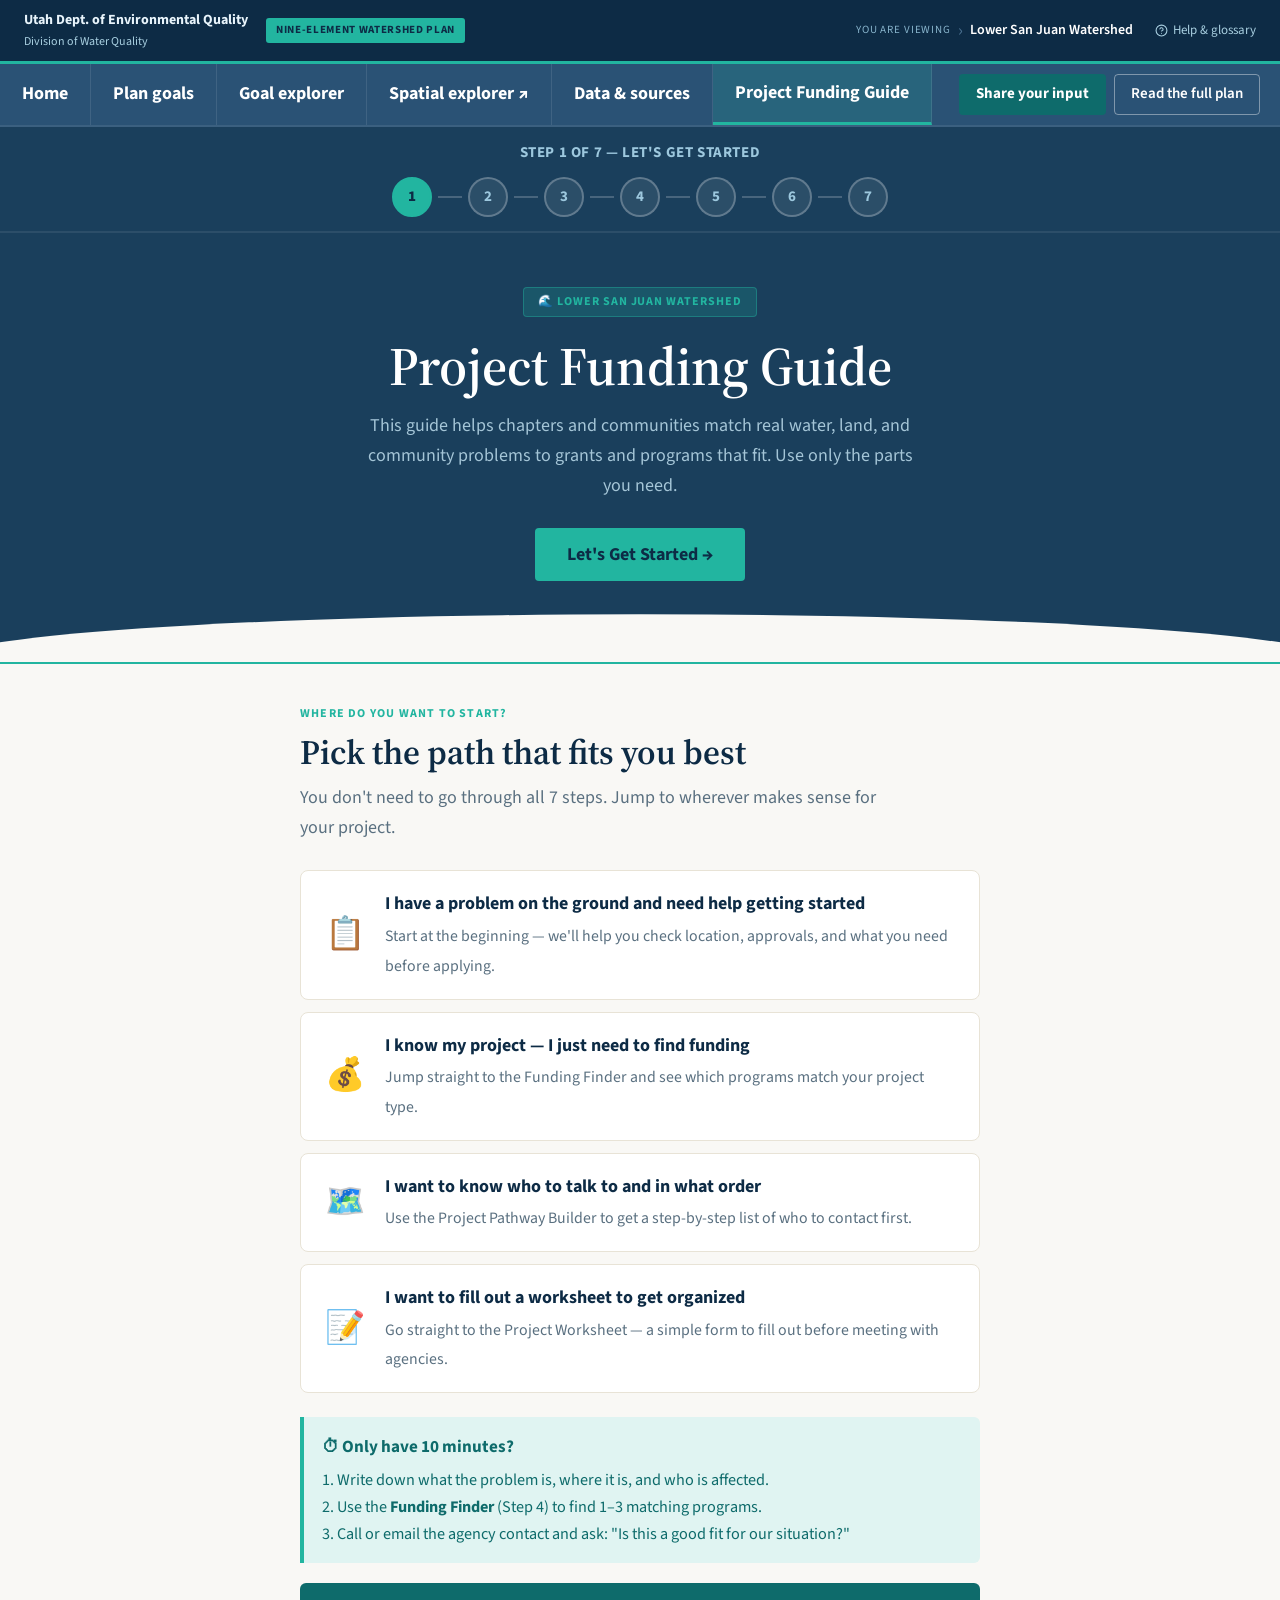
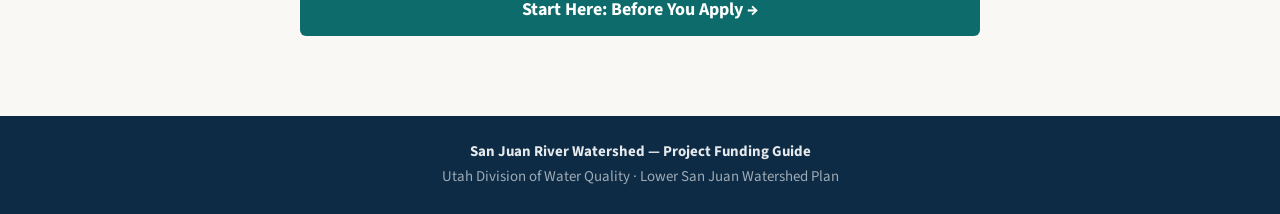
<file: index.html>
<!DOCTYPE html>
<html lang="en">
<head>
<meta charset="UTF-8"/>
<meta name="viewport" content="width=device-width, initial-scale=1.0"/>
<title>San Juan Watershed — Project Funding Guide</title>
<link href="https://fonts.googleapis.com/css2?family=Source+Sans+3:wght@400;600;700&family=Source+Serif+4:wght@400;600&display=swap" rel="stylesheet"/>
<style>
:root {
  --navy:#0d2b45;
  --navy-mid:#1a3f5c;
  --navy-light:#2a5275;
  --teal:#0e6b6b;
  --teal-light:#1a8f8f;
  --teal-bright:#22b5a0;
  --teal-pale:#e0f4f2;
  --sand:#f4f1ea;
  --sand-dark:#e8e3d6;
  --rust:#c0522a;
  --rust-light:#fdf0e8;
  --gold:#b07800;
  --gold-light:#fef5e0;
  --orange:#c8641a;
  --orange-light:#fff1e6;
  --green:#2a6e3f;
  --green-light:#e8f4ec;
  --white:#ffffff;
  --muted:#5a7080;
  --text:#0d2b45;
  --border:#ccdcda;
  --pale:#f9f8f5;
}

* { box-sizing: border-box; margin: 0; padding: 0; }
html { scroll-behavior: smooth; overflow-x: hidden; scroll-padding-top: calc(var(--topbar-h, 0px) + var(--nav-h, 0px) + 70px); font-size: 112.5%; } /* 18px root — raise or lower this one number to scale all type */
body {
  font-family: 'Source Sans 3', sans-serif;
  background: var(--pale);
  color: var(--text);
  font-size: 1rem;
  line-height: 1.65;
}

/* ── TOP BAR ── */
.topbar {
  background: var(--navy);
  padding: 9px 24px;
  display: flex;
  align-items: center;
  justify-content: space-between;
  flex-wrap: wrap;
  gap: 8px;
  border-bottom: 3px solid var(--teal-bright);
  position: sticky;
  top: 0;
  z-index: 200;
}
.topbar-left { display: flex; align-items: center; gap: 18px; }
.topbar .dept { color: #e8f4fb; font-size: 14px; font-weight: 700; }
.topbar .div { color: #a8cfe0; font-size: 12px; }
.topbar-tag {
  background: var(--teal-bright);
  color: var(--navy);
  font-size: 11px;
  font-weight: 700;
  padding: 3px 10px;
  border-radius: 3px;
  letter-spacing: .06em;
  text-transform: uppercase;
  white-space: nowrap;
}
.topbar-right { display: flex; align-items: center; gap: 22px; }
.watershed-pill { display: flex; align-items: center; gap: 7px; }
.wlabel { color: #88b4cc; font-size: 11px; text-transform: uppercase; letter-spacing: .08em; }
.wsep { color: #4a7090; }
.wname { color: #fff; font-size: 14px; font-weight: 600; }
.topbar-help { color: #a8cfe0; font-size: 13px; text-decoration: none; display: flex; align-items: center; gap: 5px; }
.topbar-help:hover { color: #fff; }

/* ── MAIN NAV ── */
.main-nav {
  background: var(--navy-light);
  display: flex;
  align-items: stretch;
  flex-wrap: wrap;
  border-bottom: 2px solid rgba(255,255,255,.08);
  position: sticky;
  top: var(--topbar-h, 0px);
  z-index: 150;
}
/* hover tooltips on nav items — matches the plan pages */
.nav-tip {
  position: absolute;
  top: 100%;
  left: 50%;
  transform: translateX(-50%);
  margin-top: 6px;
  background: var(--navy);
  color: #fff;
  font-size: 13px;
  font-weight: 600;
  padding: 6px 10px;
  border-radius: 5px;
  white-space: nowrap;
  opacity: 0;
  pointer-events: none;
  transition: opacity .15s ease;
  z-index: 200;
}
.nav-item:hover .nav-tip,
.nav-item:focus-visible .nav-tip { opacity: 1; }
.nav-item {
  display: flex;
  flex-direction: column;
  justify-content: center;
  position: relative;
  padding: 14px 22px;
  text-decoration: none;
  border-right: 1px solid rgba(255,255,255,.1);
  transition: background .15s;
}
.nav-item:hover { background: rgba(255,255,255,.08); }
.nav-item.active { background: rgba(34,181,160,.18); border-bottom: 3px solid var(--teal-bright); }
.nav-item .nm { color: #fff; font-size: 1rem; font-weight: 700; }
.nav-spacer { flex: 1; }
.nav-actions { display: flex; align-items: center; gap: 8px; padding: 8px 20px;
  flex-shrink: 0; margin-left: auto; flex-wrap: wrap; }
.btn-nav-p {
  background: var(--teal);
  color: #fff;
  border: none;
  padding: 8px 17px;
  border-radius: 4px;
  font-size: 15px;
  font-weight: 700;
  cursor: pointer;
  font-family: inherit;
  text-decoration: none;
  transition: background .15s;
  white-space: nowrap;
}
.btn-nav-p:hover { background: var(--teal-light); }
.btn-nav-o {
  background: transparent;
  color: #fff;
  border: 1.5px solid rgba(255,255,255,.4);
  padding: 7px 16px;
  border-radius: 4px;
  font-size: 15px;
  font-weight: 600;
  cursor: pointer;
  font-family: inherit;
  text-decoration: none;
  transition: all .15s;
  white-space: nowrap;
}
.btn-nav-o:hover { border-color: #fff; background: rgba(255,255,255,.1); }

/* ── PROGRESS DOTS ── */
.progress-wrap {
  background: var(--navy-mid);
  border-bottom: 2px solid rgba(255,255,255,.08);
  position: sticky;
  top: calc(var(--topbar-h, 0px) + var(--nav-h, 0px));
  z-index: 100;
  padding: 14px 24px;
}
.progress-label {
  text-align: center;
  font-size: 15px;
  font-weight: 700;
  color: #9dc8de;
  margin-bottom: 12px;
  letter-spacing: .04em;
  text-transform: uppercase;
}
.dots {
  display: flex;
  justify-content: center;
  align-items: center;
  gap: 6px;
  flex-wrap: wrap;
}
.dot {
  width: 40px; height: 40px;
  border-radius: 50%;
  border: 2px solid rgba(255,255,255,.25);
  background: rgba(255,255,255,.08);
  display: flex; align-items: center; justify-content: center;
  font-size: 15px; font-weight: 700;
  color: #9dc8de;
  cursor: pointer;
  transition: all 0.2s;
  position: relative;
}
.dot.done { background: var(--green); border-color: var(--green); color: white; }
.dot.active { background: var(--teal-bright); border-color: var(--teal-bright); color: var(--navy); font-weight: 800; }
.dot-line { width: 24px; height: 2px; background: rgba(255,255,255,.2); flex-shrink: 0; }
.dot-line.done { background: var(--green); }
.dot-tooltip {
  position: absolute;
  bottom: calc(100% + 8px);
  left: 50%;
  transform: translateX(-50%);
  background: var(--navy);
  color: white;
  font-size: 14px;
  font-weight: 700;
  white-space: nowrap;
  padding: 5px 10px;
  border-radius: 4px;
  opacity: 0;
  pointer-events: none;
  transition: opacity 0.2s;
  border: 1px solid rgba(255,255,255,.2);
}
.dot:hover .dot-tooltip { opacity: 1; }

/* ── PAGES ── */
.page { display: none; }
.page.active { display: block; animation: fadein 0.3s ease; }
@keyframes fadein { from { opacity: 0; transform: translateY(8px); } to { opacity: 1; transform: translateY(0); } }

/* ── HERO ── */
.hero {
  background: var(--navy-mid);
  color: white;
  padding: 52px 24px 80px;
  text-align: center;
  position: relative;
  border-bottom: 3px solid var(--teal-bright);
}
.hero::after {
  content: '';
  position: absolute;
  bottom: -1px; left: 0; right: 0;
  height: 48px;
  background: var(--pale);
  clip-path: ellipse(55% 48px at 50% 48px);
}
.hero-badge {
  display: inline-block;
  background: rgba(34,181,160,.2);
  border: 1px solid rgba(34,181,160,.4);
  color: var(--teal-bright);
  border-radius: 4px;
  padding: 4px 14px;
  font-size: 12px;
  font-weight: 700;
  margin-bottom: 18px;
  letter-spacing: .08em;
  text-transform: uppercase;
}
.hero h1 {
  font-family: 'Source Serif 4', serif;
  font-size: clamp(1.9rem, 5vw, 3rem);
  font-weight: 600;
  line-height: 1.15;
  margin-bottom: 14px;
  color: white;
}
.hero p {
  font-size: 1rem;
  opacity: 0.88;
  max-width: 560px;
  margin: 0 auto 28px;
  color: #b8d8e8;
}
.hero-start-btn {
  background: var(--teal-bright);
  color: var(--navy);
  border: none;
  border-radius: 4px;
  padding: 14px 32px;
  font-size: 1rem;
  font-weight: 700;
  cursor: pointer;
  font-family: inherit;
  transition: all 0.2s;
}
.hero-start-btn:hover { background: #29ccb5; transform: translateY(-2px); }

/* ── CONTENT WRAP ── */
.wrap { max-width: 720px; margin: 0 auto; padding: 40px 20px; }
.section-label {
  font-size: 12px;
  font-weight: 700;
  letter-spacing: .1em;
  text-transform: uppercase;
  color: var(--teal-bright);
  margin-bottom: 8px;
}
.section-title {
  font-family: 'Source Serif 4', serif;
  font-size: clamp(1.4rem, 4vw, 1.9rem);
  font-weight: 600;
  color: var(--navy);
  margin-bottom: 10px;
  line-height: 1.2;
}
.section-desc {
  font-size: 1rem;
  color: var(--muted);
  margin-bottom: 28px;
  max-width: 580px;
}

/* ── CHOICE CARDS ── */
.choice-cards { display: flex; flex-direction: column; gap: 12px; margin-bottom: 24px; }
.choice-card {
  background: var(--white);
  border: 1.5px solid var(--sand-dark);
  border-radius: 8px;
  padding: 18px 20px;
  cursor: pointer;
  transition: all 0.18s;
  display: flex;
  align-items: center;
  gap: 16px;
  text-align: left;
}
.choice-card:hover {
  border-color: var(--teal-bright);
  background: var(--teal-pale);
  transform: translateX(4px);
}
.choice-card.selected { border-color: var(--teal-bright); background: var(--teal-pale); }
.choice-icon { font-size: 1.8rem; flex-shrink: 0; width: 48px; text-align: center; }
.choice-text strong { display: block; font-size: 1rem; font-weight: 700; color: var(--navy); margin-bottom: 2px; }
.choice-text span { font-size: 0.88rem; color: var(--muted); }

/* ── CHECKLIST STEPS ── */
.check-steps { display: flex; flex-direction: column; gap: 0; }
.check-step {
  background: var(--white);
  border: 1px solid var(--sand-dark);
  border-radius: 0;
  overflow: hidden;
}
.check-step:first-child { border-radius: 8px 8px 0 0; }
.check-step:last-child { border-radius: 0 0 8px 8px; }
.check-step + .check-step { border-top: none; }
.check-step-header {
  display: flex;
  align-items: center;
  gap: 16px;
  padding: 16px 18px;
  cursor: pointer;
  transition: background 0.15s;
}
.check-step-header:hover { background: var(--sand); }
.check-step.done .check-step-header { background: var(--green-light); }
.check-letter {
  width: 36px; height: 36px;
  border-radius: 50%;
  background: var(--navy-light);
  color: white;
  display: flex; align-items: center; justify-content: center;
  font-weight: 700; font-size: 1rem;
  flex-shrink: 0;
}
.check-step.done .check-letter { background: var(--green); }
.check-step-title { flex: 1; font-weight: 700; font-size: 1rem; color: var(--navy); }
.check-step.done .check-step-title { color: var(--green); }
.check-arrow { font-size: 1.1rem; color: var(--muted); transition: transform 0.2s; flex-shrink: 0; }
.check-step.open .check-arrow { transform: rotate(180deg); }
.check-body {
  display: none;
  padding: 0 18px 18px 70px;
  border-top: 1px solid var(--sand-dark);
  background: var(--sand);
}
.check-step.open .check-body { display: block; }
.check-body p { font-size: 0.93rem; color: var(--muted); margin: 14px 0 10px; }
.check-body ul { padding-left: 18px; }
.check-body ul li { font-size: 0.93rem; color: var(--text); margin-bottom: 6px; }
.tip-box {
  background: var(--gold-light);
  border-left: 4px solid var(--gold);
  border-radius: 0 6px 6px 0;
  padding: 10px 14px;
  font-size: 0.87rem;
  color: var(--gold);
  font-weight: 700;
  margin-top: 12px;
}
.done-btn {
  background: var(--green);
  color: white;
  border: none;
  border-radius: 4px;
  padding: 9px 18px;
  font-size: 0.9rem;
  font-weight: 700;
  cursor: pointer;
  font-family: inherit;
  margin-top: 14px;
  transition: background 0.2s;
}
.done-btn:hover { background: #1e5530; }

/* ── FORM FIELDS ── */
.field { margin-bottom: 18px; }
.field label {
  display: block;
  font-size: 12px;
  font-weight: 700;
  letter-spacing: .08em;
  text-transform: uppercase;
  color: var(--muted);
  margin-bottom: 7px;
}
.field select, .field input, .field textarea {
  width: 100%;
  padding: 11px 14px;
  border: 1.5px solid var(--sand-dark);
  border-radius: 6px;
  font-size: 1rem;
  font-family: inherit;
  color: var(--text);
  background: white;
  transition: border-color 0.2s;
  -webkit-appearance: none;
}
.field select:focus, .field input:focus, .field textarea:focus {
  outline: none;
  border-color: var(--teal-bright);
}
.field textarea { resize: vertical; min-height: 90px; }
.field-hint { font-size: 0.83rem; color: var(--muted); margin-top: 5px; }

/* ── TOGGLE CHIPS ── */
.toggle-group { display: flex; flex-wrap: wrap; gap: 8px; }
.toggle-chip {
  background: var(--white);
  border: 1.5px solid var(--sand-dark);
  border-radius: 4px;
  padding: 8px 16px;
  font-size: 0.9rem;
  font-weight: 600;
  cursor: pointer;
  transition: all 0.15s;
  font-family: inherit;
}
.toggle-chip:hover { border-color: var(--teal-bright); background: var(--teal-pale); }
.toggle-chip.on { background: var(--teal); border-color: var(--teal); color: white; }

/* ── RESULTS ── */
#pathway-result { display: none; margin-top: 28px; }
.result-box {
  background: var(--navy-mid);
  border-radius: 8px;
  padding: 18px 22px;
  margin-bottom: 20px;
}
.result-box h3 { color: var(--teal-bright); font-family: 'Source Serif 4', serif; font-size: 1.1rem; font-weight: 600; margin-bottom: 4px; }
.result-box p { font-size: 0.9rem; color: #b8d8e8; }
.step-list { list-style: none; margin-bottom: 20px; }
.step-item {
  display: flex;
  gap: 14px;
  align-items: flex-start;
  padding: 14px 0;
  border-bottom: 1px solid var(--sand-dark);
}
.step-item:last-child { border-bottom: none; }
.step-circle {
  width: 32px; height: 32px;
  border-radius: 50%;
  background: var(--navy-light);
  color: white;
  display: flex; align-items: center; justify-content: center;
  font-weight: 700; font-size: 0.88rem;
  flex-shrink: 0;
}
.step-text strong { display: block; font-size: 0.95rem; font-weight: 700; color: var(--navy); }
.step-text span { font-size: 0.87rem; color: var(--muted); }
.remind-box {
  background: var(--rust-light);
  border-left: 4px solid var(--rust);
  border-radius: 0 8px 8px 0;
  padding: 12px 16px;
  font-size: 0.9rem;
  color: var(--rust);
  font-weight: 700;
  margin-bottom: 20px;
}

/* ── FUNDING RESULTS ── */
.funding-section {
  background: var(--white);
  border: 1.5px solid var(--sand-dark);
  border-radius: 8px;
  overflow: hidden;
  margin-bottom: 20px;
}
.funding-section-head {
  background: var(--navy);
  color: white;
  padding: 13px 18px;
  font-size: 0.95rem;
  font-weight: 700;
}
.funding-section-body { padding: 16px 18px; }
.funding-pill {
  display: inline-block;
  background: var(--white);
  border: 1.5px solid var(--teal-bright);
  border-radius: 4px;
  padding: 5px 13px;
  font-size: 0.85rem;
  font-weight: 700;
  color: var(--teal);
  cursor: pointer;
  margin: 4px;
  transition: all 0.15s;
}
.funding-pill:hover, .funding-pill.active { background: var(--teal); color: white; border-color: var(--teal); }
.prog-popup {
  display: none;
  background: var(--sand);
  border-radius: 6px;
  padding: 14px;
  margin-top: 12px;
  border: 1px solid var(--sand-dark);
}
.prog-popup.open { display: block; }
.prog-popup h4 { font-size: 0.95rem; font-weight: 700; color: var(--navy); margin-bottom: 10px; }
.prog-row { display: flex; gap: 8px; margin-bottom: 6px; align-items: flex-start; }
.prog-label { font-size: 12px; font-weight: 700; letter-spacing: .06em; text-transform: uppercase; color: var(--muted); flex-shrink: 0; width: 70px; padding-top: 2px; }
.prog-val { font-size: 0.9rem; color: var(--text); flex: 1; }
.ex-list { display: flex; flex-wrap: wrap; gap: 5px; margin-top: 8px; }
.ex-pill { background: var(--teal-pale); border-radius: 3px; padding: 2px 9px; font-size: 0.78rem; font-weight: 700; color: var(--teal); }
.see-more-btn {
  background: var(--navy);
  color: white;
  border: none;
  border-radius: 4px;
  padding: 8px 16px;
  font-size: 0.85rem;
  font-weight: 700;
  cursor: pointer;
  font-family: inherit;
  margin-top: 12px;
  transition: background 0.2s;
}
.see-more-btn:hover { background: var(--navy-light); }

/* ── BIG BUTTONS ── */
.big-btn {
  display: block;
  width: 100%;
  background: var(--navy);
  color: white;
  border: none;
  border-radius: 6px;
  padding: 14px 24px;
  font-size: 1rem;
  font-weight: 700;
  cursor: pointer;
  font-family: inherit;
  transition: all 0.2s;
  margin-top: 10px;
  text-align: center;
}
.big-btn:hover { background: var(--navy-light); transform: translateY(-1px); }
.big-btn.secondary {
  background: white;
  color: var(--navy);
  border: 1.5px solid var(--navy);
}
.big-btn.secondary:hover { background: var(--sand); transform: none; }
.big-btn.teal { background: var(--teal); }
.big-btn.teal:hover { background: var(--teal-light); }
.big-btn.gold { background: var(--gold); }
.big-btn.gold:hover { background: #8a6000; }
.btn-row { display: flex; flex-direction: column; gap: 10px; }

/* ── FINDER ── */
.finder-box {
  background: var(--white);
  border: 1.5px solid var(--sand-dark);
  border-radius: 8px;
  overflow: hidden;
  margin-bottom: 24px;
}
.finder-head { background: var(--navy); color: white; padding: 16px 20px; }
.finder-head h3 { font-family: 'Source Serif 4', serif; font-size: 1.1rem; font-weight: 600; margin-bottom: 4px; color: white; }
.finder-head p { font-size: 0.87rem; color: #9dc8de; }
.finder-body { padding: 20px; }
.finder-results { margin-top: 18px; display: none; }
.flood-alert { background: var(--orange-light); border-left: 4px solid var(--orange); border-radius: 0 6px 6px 0; padding: 10px 14px; font-size: 0.9rem; color: var(--text); margin: 0 0 16px; }
.flood-alert strong { color: var(--orange); }
.flood-alert a { color: var(--orange); font-weight: 700; }
.flood-steps { background: var(--orange-light); border: 1.5px solid var(--orange); border-radius: 6px; padding: 14px 16px; margin-bottom: 16px; }
.flood-steps h4 { color: var(--orange); font-size: 1rem; margin: 0 0 8px; }
.flood-steps ol { margin: 0; padding-left: 20px; }
.flood-steps li { font-size: 0.9rem; margin-bottom: 6px; color: var(--text); }
.flood-steps .fs-note { font-size: 0.8rem; color: var(--muted); margin-top: 8px; }
.finder-results.open { display: block; }
.finder-card {
  background: var(--sand);
  border: 1.5px solid var(--sand-dark);
  border-radius: 6px;
  padding: 14px 16px;
  margin-bottom: 10px;
  cursor: pointer;
  transition: all 0.15s;
}
.finder-card:hover { border-color: var(--teal-bright); background: var(--teal-pale); }
.fc-name { font-weight: 700; font-size: 0.95rem; margin-bottom: 3px; color: var(--navy); }
.fc-agency { font-size: 0.82rem; color: var(--muted); margin-bottom: 8px; }
.fc-tags { display: flex; flex-wrap: wrap; gap: 5px; }
.fc-tag { border-radius: 3px; padding: 2px 8px; font-size: 0.76rem; font-weight: 700; }
.fc-best { background: var(--teal-pale); color: var(--teal); }
.fc-other { background: var(--sand-dark); color: var(--muted); }
.fc-boost { background: var(--gold-light); color: var(--gold); }
.fc-award { background: var(--teal-pale); color: var(--teal); }


/* ── PRACTICE SCORES ── */
.pr-panel { background: var(--white); border: 1.5px solid var(--border); border-radius: 8px; padding: 16px; margin-bottom: 20px; }
.pr-panel h4 { font-family: 'Source Serif 4', serif; font-size: 1.02rem; font-weight: 600; color: var(--navy); margin-bottom: 4px; }
.pr-intro { font-size: 0.84rem; color: var(--muted); margin-bottom: 12px; }
.pr-card { background: var(--sand); border: 1.5px solid var(--sand-dark); border-radius: 6px; padding: 12px 14px; margin-bottom: 8px; }
.pr-card.added { border-color: var(--teal-bright); background: var(--teal-pale); }
.pr-head { display: flex; gap: 10px; align-items: baseline; flex-wrap: wrap; }
.pr-name { font-weight: 700; font-size: 0.92rem; color: var(--navy); }
.pr-meta { font-size: 0.8rem; color: var(--muted); margin-top: 3px; }
.pr-meta b { color: var(--navy); font-weight: 700; }
.pr-fit { -webkit-print-color-adjust: exact; print-color-adjust: exact; flex: none; font-size: 0.72rem; font-weight: 700; border-radius: 3px; padding: 2px 8px; white-space: nowrap; }
.pr-fit.strong { background: var(--teal); color: white; }
.pr-fit.good { background: var(--gold); color: white; }
.pr-fit.some { background: var(--sand-dark); color: var(--navy); }
.pr-foot { display: flex; gap: 14px; align-items: center; flex-wrap: wrap; margin-top: 8px; }
.pr-more { font-size: 0.76rem; color: var(--muted); }
.pr-more summary { cursor: pointer; }
.pr-more div { margin-top: 4px; font-variant-numeric: tabular-nums; }
.pr-legend { display: flex; gap: 12px; flex-wrap: wrap; font-size: 0.76rem; color: var(--muted); margin-bottom: 10px; }
.pr-add { font-family: inherit; font-size: 0.8rem; font-weight: 700; cursor: pointer; border-radius: 4px; padding: 4px 10px; border: 1.5px solid var(--teal); background: white; color: var(--teal); }
.pr-card.added .pr-add { background: var(--teal); color: white; }
.pr-note { font-size: 0.78rem; color: var(--muted); margin-top: 8px; }
.pr-note a, .field-hint a { color: var(--teal); font-weight: 700; }
.pr-trad { display: inline-block; margin: 3px 0 1px; font-size: 0.72rem; font-weight: 700; color: var(--teal); background: var(--teal-pale); border-radius: 3px; padding: 1px 7px; }
.pr-pick { display: flex; gap: 8px; flex-wrap: wrap; align-items: center; }
.pr-pick select { flex: 1 1 260px; }
.pr-table { width: 100%; border-collapse: collapse; margin-top: 12px; font-size: 0.86rem; }
.pr-table th { text-align: left; font-size: 0.72rem; text-transform: uppercase; letter-spacing: .05em; color: var(--muted); border-bottom: 2px solid var(--sand-dark); padding: 6px 6px; }
.pr-table td { border-bottom: 1px solid var(--sand-dark); padding: 7px 6px; vertical-align: top; }
.pr-table td.num, .pr-table th.num { text-align: right; font-variant-numeric: tabular-nums; }
.pr-remove { font-family: inherit; font-size: 0.75rem; border: 1px solid var(--sand-dark); background: white; border-radius: 4px; cursor: pointer; padding: 2px 8px; color: var(--muted); }
.pr-empty { font-size: 0.85rem; color: var(--muted); margin-top: 10px; }
@media print { .pr-remove, .pr-pick, .no-print { display: none !important; } }

/* ── DIRECTORY ── */
.dir-filter { display: flex; flex-wrap: wrap; gap: 8px; margin-bottom: 20px; }
.dir-filter-btn {
  background: white;
  border: 1.5px solid var(--sand-dark);
  border-radius: 4px;
  padding: 6px 14px;
  font-size: 0.87rem;
  font-weight: 700;
  cursor: pointer;
  font-family: inherit;
  transition: all 0.15s;
}
.dir-filter-btn.active, .dir-filter-btn:hover { background: var(--navy); border-color: var(--navy); color: white; }
.dir-cat { margin-bottom: 32px; }
.dir-cat-title {
  font-size: 12px;
  font-weight: 700;
  color: var(--teal-bright);
  text-transform: uppercase;
  letter-spacing: .08em;
  margin-bottom: 12px;
  padding-bottom: 8px;
  border-bottom: 2px solid var(--sand-dark);
}
.prog-btn {
  background: var(--white);
  border: 1.5px solid var(--sand-dark);
  border-radius: 6px;
  padding: 14px 16px;
  margin-bottom: 8px;
  cursor: pointer;
  transition: all 0.15s;
  width: 100%;
  text-align: left;
  font-family: inherit;
}
.prog-btn:hover { border-color: var(--teal-bright); background: var(--teal-pale); }
.prog-btn-name { font-weight: 700; font-size: 0.95rem; color: var(--navy); }
.prog-btn-agency { font-size: 0.82rem; color: var(--muted); margin-top: 2px; }
.prog-btn-award { font-size: 0.82rem; color: var(--teal); font-weight: 700; margin-top: 5px; }
.prog-expand {
  display: none;
  background: var(--sand);
  border: 1.5px solid var(--sand-dark);
  border-top: none;
  border-radius: 0 0 6px 6px;
  padding: 14px 16px;
  margin-top: -8px;
  margin-bottom: 8px;
}
.prog-expand.open { display: block; }
.pe-row { margin-bottom: 10px; }
.pe-label { font-size: 12px; font-weight: 700; letter-spacing: .06em; text-transform: uppercase; color: var(--muted); margin-bottom: 3px; }
.pe-val { font-size: 0.92rem; color: var(--text); }
.hidden-cat { display: none; }

/* ── CROSSWALK ── */
.cw-item {
  background: var(--white);
  border: 1.5px solid var(--sand-dark);
  border-radius: 6px;
  margin-bottom: 8px;
  overflow: hidden;
  cursor: pointer;
  transition: border-color 0.15s;
}
.cw-item:hover { border-color: var(--teal-bright); }
.cw-item-head {
  padding: 13px 16px;
  display: flex;
  justify-content: space-between;
  align-items: center;
  gap: 10px;
}
.cw-item-name { font-weight: 700; font-size: 0.95rem; color: var(--navy); }
.cw-item-arrow { color: var(--teal-bright); font-size: 1rem; flex-shrink: 0; }
.cw-item.open .cw-item-arrow { transform: rotate(180deg); display: inline-block; }
.cw-item-body {
  display: none;
  padding: 0 16px 14px;
  border-top: 1px solid var(--sand-dark);
  background: var(--sand);
}
.cw-item.open .cw-item-body { display: block; }
.cw-item-body p { font-size: 0.87rem; color: var(--muted); margin: 10px 0 8px; }
.cw-programs { display: flex; flex-wrap: wrap; gap: 6px; }
.cw-best {
  background: var(--teal-pale);
  color: var(--teal);
  border-radius: 4px;
  padding: 3px 10px;
  font-size: 0.82rem;
  font-weight: 700;
  cursor: pointer;
}
.cw-best:hover { background: var(--teal); color: white; }
.cw-other {
  background: var(--sand-dark);
  color: var(--muted);
  border-radius: 4px;
  padding: 3px 10px;
  font-size: 0.82rem;
  font-weight: 700;
  cursor: pointer;
}
.cw-other:hover { background: var(--border); }

/* ── WORKSHEET ── */
.ws-card {
  background: var(--white);
  border: 1.5px solid var(--sand-dark);
  border-radius: 8px;
  padding: 24px 22px;
  margin-bottom: 18px;
}
.ws-card h3 {
  font-family: 'Source Serif 4', serif;
  font-size: 1rem;
  font-weight: 600;
  color: var(--navy);
  margin-bottom: 16px;
  padding-bottom: 10px;
  border-bottom: 1.5px solid var(--sand-dark);
}
.ws-checks { display: grid; grid-template-columns: 1fr 1fr; gap: 8px; }
@media(max-width:440px){ .ws-checks { grid-template-columns: 1fr; } }
.ws-chk {
  display: flex; align-items: center; gap: 8px;
  background: var(--sand);
  border: 1.5px solid var(--sand-dark);
  border-radius: 6px;
  padding: 8px 12px;
  cursor: pointer;
  font-size: 0.9rem;
  font-weight: 600;
  color: var(--text);
  transition: all 0.15s;
}
.ws-chk:hover { border-color: var(--teal-bright); background: var(--teal-pale); }
.ws-chk input { accent-color: var(--teal); width: 16px; height: 16px; }
.question-box {
  background: var(--teal-pale);
  border-left: 4px solid var(--teal-bright);
  border-radius: 0 6px 6px 0;
  padding: 14px 16px;
  font-size: 0.9rem;
  color: var(--teal);
  font-weight: 700;
  margin-top: 14px;
  line-height: 1.6;
}

/* ── FOOTER ── */
footer {
  background: var(--navy);
  color: rgba(255,255,255,0.6);
  text-align: center;
  padding: 24px 20px;
  font-size: 0.83rem;
  margin-top: 40px;
}
footer strong { color: rgba(255,255,255,0.9); }

@media print {
  .progress-wrap, .topbar, .main-nav, footer, .big-btn, .btn-row { display: none !important; }
  .page { display: none !important; }
  #page-worksheet { display: block !important; }
}

/* ── WIDE SCREENS — matches the 1400px scale-up on the main plan pages ── */
@media (min-width: 1400px) {
  html { font-size: 125%; }              /* 20px root: scales every rem-based size */
  .topbar .dept { font-size: 16px; }
  .topbar .div { font-size: 14px; }
  .topbar-tag { font-size: 13px; padding: 5px 14px; }
  .nav-tip { font-size: 15px; }
  .btn-nav-p { font-size: 17px; padding: 11px 22px; }
  .btn-nav-o { font-size: 17px; padding: 10px 20px; }
  .progress-label { font-size: 17px; }
  .dot { width: 46px; height: 46px; font-size: 17px; }
  .dot-line { width: 28px; }
  .dot-tooltip { font-size: 16px; padding: 6px 11px; }
  .section-label { font-size: 14px; }
  .prog-label, .pe-label { font-size: 14px; }
  .field label { font-size: 17px; }
}
</style>
</head>
<body>

<!-- TOP BAR -->
<div class="topbar">
  <div class="topbar-left">
    <div>
      <div class="dept">Utah Dept. of Environmental Quality</div>
      <div class="div">Division of Water Quality</div>
    </div>
    <span class="topbar-tag">Nine-element Watershed Plan</span>
  </div>
  <div class="topbar-right">
    <div class="watershed-pill">
      <span class="wlabel">You are viewing</span>
      <span class="wsep">›</span>
      <span class="wname">Lower San Juan Watershed</span>
    </div>
    <a href="#" class="topbar-help">
      <svg width="13" height="13" viewBox="0 0 24 24" fill="none" stroke="currentColor" stroke-width="2" stroke-linecap="round" stroke-linejoin="round"><circle cx="12" cy="12" r="10"/><path d="M9.09 9a3 3 0 0 1 5.83 1c0 2-3 3-3 3"/><line x1="12" y1="17" x2="12.01" y2="17"/></svg>
      Help &amp; glossary
    </a>
  </div>
</div>

<!-- MAIN NAV -->
<nav class="main-nav">
  <a href="https://christinemosborne.github.io/Lower-San-Juan-Experience-Builder-with-Maps-V1-In-Desktop/index.html" class="nav-item">
    <span class="nm">Home</span>
    <span class="nav-tip">Overview &amp; about</span>
  </a>
  <a href="https://christinemosborne.github.io/Lower-San-Juan-Experience-Builder-with-Maps-V1-In-Desktop/lsj_goals.html" class="nav-item">
    <span class="nm">Plan goals</span>
    <span class="nav-tip">Targets &amp; outcomes</span>
  </a>
  <a href="https://christinemosborne.github.io/Lower-San-Juan-Experience-Builder-with-Maps-V1-In-Desktop/lsj_goal_panels.html" class="nav-item">
    <span class="nm">Goal explorer</span>
    <span class="nav-tip">Maps &amp; priorities</span>
  </a>
  <a href="https://utahdeq.maps.arcgis.com/apps/mapviewer/index.html?webmap=1e61dbab8ebc446da952a8bb4c6e6824" target="_blank" class="nav-item">
    <span class="nm">Spatial explorer ↗</span>
    <span class="nav-tip">Interactive maps</span>
  </a>
  <a href="https://christinemosborne.github.io/Lower-San-Juan-Experience-Builder-with-Maps-V1-In-Desktop/lsj_data.html" class="nav-item">
    <span class="nm">Data &amp; sources</span>
    <span class="nav-tip">Datasets &amp; reports</span>
  </a>
  <a href="#" class="nav-item active" aria-current="page">
    <span class="nm">Project Funding Guide</span>
    <span class="nav-tip">Grants &amp; programs</span>
  </a>
  <div class="nav-spacer"></div>
  <div class="nav-actions">
    <a href="https://christinemosborne.github.io/Lower-San-Juan-Experience-Builder-with-Maps-V1-In-Desktop/lsj_input_map.html" class="btn-nav-p">Share your input</a>
    <a href="#" class="btn-nav-o">Read the full plan</a>
  </div>
</nav>

<!-- PROGRESS -->
<div class="progress-wrap">
  <div class="progress-label" id="progress-label">Step 1 of 7 — Let's Get Started</div>
  <div class="dots" id="dots-row">
    <div class="dot active" data-page="start" onclick="goTo('start')">1<div class="dot-tooltip">Get Started</div></div>
    <div class="dot-line" id="line-1"></div>
    <div class="dot" data-page="before" onclick="goTo('before')">2<div class="dot-tooltip">Before You Apply</div></div>
    <div class="dot-line" id="line-2"></div>
    <div class="dot" data-page="pathway" onclick="goTo('pathway')">3<div class="dot-tooltip">Your Pathway</div></div>
    <div class="dot-line" id="line-3"></div>
    <div class="dot" data-page="finder" onclick="goTo('finder')">4<div class="dot-tooltip">Find Funding</div></div>
    <div class="dot-line" id="line-4"></div>
    <div class="dot" data-page="directory" onclick="goTo('directory')">5<div class="dot-tooltip">Funding Directory</div></div>
    <div class="dot-line" id="line-5"></div>
    <div class="dot" data-page="crosswalk" onclick="goTo('crosswalk')">6<div class="dot-tooltip">Program Matcher</div></div>
    <div class="dot-line" id="line-6"></div>
    <div class="dot" data-page="worksheet" onclick="goTo('worksheet')">7<div class="dot-tooltip">My Worksheet</div></div>
  </div>
</div>

<!-- ═══ PAGE 1: GET STARTED ═══════════════════════════════ -->
<div class="page active" id="page-start">
  <div class="hero">
    <div class="hero-badge">🌊 Lower San Juan Watershed</div>
    <h1>Project Funding Guide</h1>
    <p>This guide helps chapters and communities match real water, land, and community problems to grants and programs that fit. Use only the parts you need.</p>
    <button class="hero-start-btn" onclick="goTo('before')">Let's Get Started →</button>
  </div>

  <div class="wrap">
    <div class="section-label">Where do you want to start?</div>
    <div class="section-title">Pick the path that fits you best</div>
    <div class="section-desc">You don't need to go through all 7 steps. Jump to wherever makes sense for your project.</div>

    <div class="choice-cards">
      <div class="choice-card" onclick="goTo('before')">
        <div class="choice-icon">📋</div>
        <div class="choice-text">
          <strong>I have a problem on the ground and need help getting started</strong>
          <span>Start at the beginning — we'll help you check location, approvals, and what you need before applying.</span>
        </div>
      </div>
      <div class="choice-card" onclick="goTo('finder')">
        <div class="choice-icon">💰</div>
        <div class="choice-text">
          <strong>I know my project — I just need to find funding</strong>
          <span>Jump straight to the Funding Finder and see which programs match your project type.</span>
        </div>
      </div>
      <div class="choice-card" onclick="goTo('pathway')">
        <div class="choice-icon">🗺️</div>
        <div class="choice-text">
          <strong>I want to know who to talk to and in what order</strong>
          <span>Use the Project Pathway Builder to get a step-by-step list of who to contact first.</span>
        </div>
      </div>
      <div class="choice-card" onclick="goTo('worksheet')">
        <div class="choice-icon">📝</div>
        <div class="choice-text">
          <strong>I want to fill out a worksheet to get organized</strong>
          <span>Go straight to the Project Worksheet — a simple form to fill out before meeting with agencies.</span>
        </div>
      </div>
    </div>

    <div style="background:var(--teal-pale);border-left:4px solid var(--teal-bright);border-radius:0 6px 6px 0;padding:16px 18px;margin-bottom:20px">
      <div style="font-weight:700;font-size:0.95rem;color:var(--teal);margin-bottom:6px">⏱ Only have 10 minutes?</div>
      <div style="font-size:0.9rem;color:var(--teal)">
        1. Write down what the problem is, where it is, and who is affected.<br>
        2. Use the <strong>Funding Finder</strong> (Step 4) to find 1–3 matching programs.<br>
        3. Call or email the agency contact and ask: "Is this a good fit for our situation?"
      </div>
    </div>

    <button class="big-btn teal" onclick="goTo('before')">Start Here: Before You Apply →</button>
  </div>
</div>

<!-- ═══ PAGE 2: BEFORE YOU APPLY ══════════════════════════ -->
<div class="page" id="page-before">
  <div class="wrap">
    <div class="section-label">Step 2 of 7</div>
    <div class="section-title">Before You Apply</div>
    <div class="section-desc">Check these 6 things before you start applying for funding. Click each one to read more — then mark it done when you're ready.</div>

    <div class="check-steps">
      <div class="check-step" id="cs-A">
        <div class="check-step-header" onclick="toggleCheck('A')">
          <div class="check-letter">A</div>
          <div class="check-step-title">Know where your project is located</div>
          <div class="check-arrow">▾</div>
        </div>
        <div class="check-body">
          <p>Before you look for funding, you need to know exactly where the project is and what kind of land it's on.</p>
          <ul>
            <li>Is it in the Lower San Juan watershed? (This matters for some grants)</li>
            <li>What kind of land is it — tribal trust, allotted, private, state, or federal?</li>
            <li>Does the project cross from one type of land to another?</li>
          </ul>
          <div class="tip-box">💡 If you cross from one jurisdiction to another, you'll probably need approval from both governments — but there may also be more funding available.</div>
          <button class="done-btn" onclick="markDone('A')">✓ Got it — mark complete</button>
        </div>
      </div>
      <div class="check-step" id="cs-B">
        <div class="check-step-header" onclick="toggleCheck('B')">
          <div class="check-letter">B</div>
          <div class="check-step-title">Know what type of project it is</div>
          <div class="check-arrow">▾</div>
        </div>
        <div class="check-body">
          <p>Different types of projects match different funding programs. Pick the category that fits best:</p>
          <ul>
            <li>Drinking water or wastewater for homes and communities</li>
            <li>Irrigation or livestock water (canals, ditches, wells, stock ponds)</li>
            <li>Grazing land and rangeland health</li>
            <li>Erosion and sediment washing into washes or the San Juan River</li>
            <li>Riparian restoration (plants and habitat along streams)</li>
            <li>Planning, monitoring, or climate resilience</li>
          </ul>
          <div class="tip-box">💡 If it fits more than one category, that's OK — you may be able to bundle funding from multiple programs.</div>
          <button class="done-btn" onclick="markDone('B')">✓ Got it — mark complete</button>
        </div>
      </div>
      <div class="check-step" id="cs-C">
        <div class="check-step-header" onclick="toggleCheck('C')">
          <div class="check-letter">C</div>
          <div class="check-step-title">Line up your local approvals</div>
          <div class="check-arrow">▾</div>
        </div>
        <div class="check-body">
          <p>Most grants require that the chapter or community has already agreed to the project. Ask yourself:</p>
          <ul>
            <li>Does the chapter need to pass a resolution supporting this project?</li>
            <li>If it's on grazing land — do you need the grazing committee or individual permittees to agree?</li>
            <li>Are there any known conflicts — like a lease holder, a right-of-way issue, or a sacred site nearby?</li>
          </ul>
          <div class="tip-box">💡 Having a chapter resolution in hand before you call an agency makes a big difference — it shows the community is behind the project.</div>
          <button class="done-btn" onclick="markDone('C')">✓ Got it — mark complete</button>
        </div>
      </div>
      <div class="check-step" id="cs-D">
        <div class="check-step-header" onclick="toggleCheck('D')">
          <div class="check-letter">D</div>
          <div class="check-step-title">Check if a plan or study already exists</div>
          <div class="check-arrow">▾</div>
        </div>
        <div class="check-body">
          <p>Projects that come from an existing plan are easier to fund. Check if you have any of these:</p>
          <ul>
            <li>A watershed plan, drought plan, or conservation plan that mentions this location or problem</li>
            <li>Any past engineering reports, water quality data, or range assessments</li>
          </ul>
          <div class="tip-box">💡 If you don't have a plan yet — that's OK. Some programs pay for planning first. Look for programs labeled "planning" or "technical assistance" in the Funding Directory.</div>
          <button class="done-btn" onclick="markDone('D')">✓ Got it — mark complete</button>
        </div>
      </div>
      <div class="check-step" id="cs-E">
        <div class="check-step-header" onclick="toggleCheck('E')">
          <div class="check-letter">E</div>
          <div class="check-step-title">Be honest about staff time and match</div>
          <div class="check-arrow">▾</div>
        </div>
        <div class="check-body">
          <p>Two questions to answer honestly at the chapter level:</p>
          <ul>
            <li><strong>Who will manage the grant?</strong> Someone needs to handle reports, invoices, and communication with the funder.</li>
            <li><strong>Can you provide match?</strong> Many programs require you to cover part of the cost — this can be cash, staff time, equipment use, or volunteer labor.</li>
          </ul>
          <div class="tip-box">💡 If staff time is your biggest barrier right now, start with capacity-building programs like GAP, Section 106, WMPPD, or TCR — these can pay for a coordinator to help get other projects funded.</div>
          <button class="done-btn" onclick="markDone('E')">✓ Got it — mark complete</button>
        </div>
      </div>
      <div class="check-step" id="cs-F">
        <div class="check-step-header" onclick="toggleCheck('F')">
          <div class="check-letter">F</div>
          <div class="check-step-title">Call the right people early</div>
          <div class="check-arrow">▾</div>
        </div>
        <div class="check-body">
          <p>This guide helps you prepare — but it doesn't replace talking to people. Before you apply:</p>
          <ul>
            <li>Contact your <strong>tribal program staff</strong> (water, environmental, agriculture, planning, or grants departments)</li>
            <li>Contact the closest <strong>agency field staff</strong> (NRCS office, Bureau of Reclamation, EPA tribal coordinator, or state program contacts)</li>
          </ul>
          <div class="tip-box">💡 Your opening question: <em>"I have a project idea. I found your program in the Lower San Juan Watershed funding guide. Is this a good fit for our situation, and what should we do first?"</em></div>
          <button class="done-btn" onclick="markDone('F')">✓ Got it — mark complete</button>
        </div>
      </div>
    </div>

    <div id="bya-done-msg" style="display:none;background:var(--green-light);border:1.5px solid var(--green);border-radius:6px;padding:14px 16px;margin-top:16px;font-weight:700;color:var(--green)">
      ✅ All 6 steps checked! You're ready to build your project pathway.
    </div>

    <div class="btn-row" style="margin-top:20px">
      <button class="big-btn teal" onclick="goTo('pathway')">Next: Build Your Pathway →</button>
      <button class="big-btn secondary" onclick="goTo('start')">← Back</button>
    </div>
  </div>
</div>

<!-- ═══ PAGE 3–7: UNCHANGED CONTENT (pathway, finder, directory, crosswalk, worksheet) ═══ -->
<!-- These pages retain the same HTML content as the original, restyled via CSS above -->

<div class="page" id="page-pathway">
  <div class="wrap">
    <div class="section-label">Step 3 of 7</div>
    <div class="section-title">Who do I talk to — and in what order?</div>
    <div class="section-desc">Answer these questions and we'll give you a step-by-step list of who to contact for your project.</div>
    <div class="field"><label>What kind of project is it?</label><select id="proj-type"><option value="">— Pick one —</option><option value="irrigation">Irrigation, canal, or ditch</option><option value="culinary">Drinking water for homes or the community</option><option value="quality">Water quality or contamination problem</option><option value="livestock">Livestock watering or grazing improvement</option><option value="erosion">Erosion, sediment, or road washing out</option><option value="riparian">Riparian or habitat restoration</option><option value="flood">Flooding or drainage problem</option><option value="community">Capacity building or community development</option></select></div>
    <div class="field"><label>Where is the project located?</label><select id="proj-location"><option value="">— Pick one —</option><optgroup label="Navajo Nation Utah Chapters"><option value="aneth">Aneth Chapter</option><option value="mexican-water">Mexican Water Chapter</option><option value="navajo-mountain">Navajo Mountain Chapter</option><option value="oljato">Oljato Chapter</option><option value="red-mesa">Red Mesa Chapter</option><option value="teec-nos-pos">Teec Nos Pos Chapter</option><option value="sweetwater">Sweetwater Chapter</option></optgroup><optgroup label="Ute Mountain Ute"><option value="white-mesa">White Mesa</option></optgroup><optgroup label="Municipalities"><option value="bluff">Bluff</option><option value="blanding">Blanding</option><option value="monticello">Monticello</option><option value="la-sal">La Sal</option></optgroup></select></div>
    <div class="field"><label>What kinds of land does it cross? <span style="font-weight:400;text-transform:none;letter-spacing:0">(tap all that apply)</span></label><div class="toggle-group" id="land-chips"><button class="toggle-chip" data-val="navajo" onclick="toggleLand(this)">Navajo Nation land</button><button class="toggle-chip" data-val="ute" onclick="toggleLand(this)">Ute Mountain Ute land</button><button class="toggle-chip" data-val="state" onclick="toggleLand(this)">Utah state land</button><button class="toggle-chip" data-val="county" onclick="toggleLand(this)">San Juan County land</button><button class="toggle-chip" data-val="federal" onclick="toggleLand(this)">Federal land (BLM or Forest Service)</button></div></div>
    <div class="field"><label>Does your project involve water rights?</label><select id="proj-water"><option value="">— Pick one —</option><option value="yes-divert">Yes — it uses San Juan River water</option><option value="yes-quality">Yes — it fixes a water quality or contamination problem</option><option value="no">No water rights involved</option></select></div>
    <button class="big-btn teal" onclick="buildPathway()" style="margin-bottom:0">Show Me Who to Contact →</button>
    <div id="pathway-result">
      <div class="result-box" style="margin-top:24px"><h3 id="result-title">Your Engagement Steps</h3><p id="result-sub"></p></div>
      <ol class="step-list" id="step-list"></ol>
      <div class="remind-box">Important: Start having informal conversations with Chapter and Tribal leadership <em>before</em> and alongside these formal steps — relationships matter as much as paperwork.</div>
      <div id="pathway-funding-box" style="display:none"><div class="funding-section"><div class="funding-section-head">💰 Funding Programs That Often Match This Project Type</div><div class="funding-section-body"><p style="font-size:0.88rem;color:var(--text);margin-bottom:10px">Tap any program to see a quick summary. For full details, go to the Funding Directory (Step 5).</p><div id="pathway-funding-pills"></div><div class="prog-popup" id="pathway-prog-popup"><h4 id="ppop-name"></h4><div class="prog-row"><span class="prog-label">Agency</span><span class="prog-val" id="ppop-agency"></span></div><div class="prog-row"><span class="prog-label">Funding</span><span class="prog-val" id="ppop-award"></span></div><div class="prog-row"><span class="prog-label">Match</span><span class="prog-val" id="ppop-match"></span></div><div class="prog-row"><span class="prog-label">Best for</span><span class="prog-val" id="ppop-best"></span></div><div class="ex-list" id="ppop-examples"></div><button class="see-more-btn" id="ppop-dir-btn" onclick="">See full details in directory →</button></div></div></div></div>
      <div class="btn-row" style="margin-top:4px"><button class="big-btn teal" onclick="goTo('finder')">Find Funding Programs →</button><button class="big-btn secondary" onclick="resetPathway()">← Start Over</button></div>
    </div>
  </div>
</div>

<div class="page" id="page-finder">
  <div class="wrap">
    <div class="section-label">Step 4 of 7</div>
    <div class="section-title">Find the Right Funding</div>
    <div class="section-desc">Pick your project type and your biggest barrier. We'll show you the programs that fit best — ranked by how well they match.</div>
    <div class="flood-alert"><strong>Recovering from a flood?</strong> Pick <a href="#" onclick="document.getElementById('finder-type').value='flood-recovery';runFinder();return false;">Flood damage recovery (emergency)</a> for emergency programs and first steps. Some deadlines are only 60 days after the flood, so start right away.</div>
    <div class="finder-box">
      <div class="finder-head"><h3>💰 Funding Finder</h3><p>Two questions. Ranked results. Tap any result to see details.</p></div>
      <div class="finder-body">
        <div class="field"><label>What is your project or problem?</label><select id="finder-type" onchange="runFinder()"><option value="">— Pick one —</option><option value="flood-recovery">Flood damage recovery (emergency)</option><option value="solar-well">Solar-powered livestock well or pump</option><option value="livestock-trough">Livestock watering trough</option><option value="cross-fence">Cross-fencing or rotational grazing</option><option value="range-plan">Rangeland assessment or plan</option><option value="erosion">Erosion control or stream stabilization</option><option value="check-dam">Check dams or sediment control</option><option value="road-drain">Road or drainage improvement</option><option value="riparian">Riparian restoration</option><option value="invasive">Invasive species removal</option><option value="pj">Pinyon-juniper management</option><option value="fuels">Fuels reduction or prescribed fire</option><option value="aspen">Aspen protection</option><option value="mine-site">Legacy mine site cleanup (uranium and metals)</option><option value="stormwater">Town or community stormwater</option><option value="water-line">Drinking water line extension</option><option value="arsenic-uranium">Water treatment (arsenic or uranium)</option><option value="septic">Septic system replacement</option><option value="wastewater-plant">Wastewater treatment plant</option><option value="canal-lining">Canal or ditch lining</option><option value="drip-irrigation">Drip irrigation</option><option value="water-monitoring">Water quality monitoring</option><option value="feasibility">Feasibility study or engineering report</option><option value="watershed-plan">Watershed plan</option><option value="climate-plan">Climate adaptation plan</option><option value="capacity">Hiring staff or a coordinator</option></select></div>
        <div class="field"><label>What is your biggest barrier right now? <span style="font-weight:400;text-transform:none;letter-spacing:0">(optional)</span></label><select id="finder-barrier" onchange="runFinder()"><option value="">— Optional —</option><option value="staff">We don't have enough staff time</option><option value="planning">We don't have a plan or study yet</option><option value="match">Match or cost-share is hard</option><option value="construction">We need construction money</option></select></div>
        <div class="finder-results" id="finder-results">
          <div id="finder-emergency"></div>
          <div id="finder-practices"></div>
          <div style="font-weight:700;font-size:1rem;color:var(--navy);margin-bottom:12px">Programs that fit your project:</div>
          <div id="finder-list"></div>
          <div id="finder-detail" style="display:none;background:var(--sand);border:1.5px solid var(--sand-dark);border-radius:6px;padding:16px;margin-top:12px">
            <h4 id="fd-name" style="font-size:1rem;font-weight:700;color:var(--navy);margin-bottom:10px"></h4>
            <div class="prog-row"><span class="prog-label">Agency</span><span class="prog-val" id="fd-agency"></span></div>
            <div class="prog-row"><span class="prog-label">Funding</span><span class="prog-val" id="fd-award"></span></div>
            <div class="prog-row"><span class="prog-label">Match</span><span class="prog-val" id="fd-match"></span></div>
            <div class="prog-row"><span class="prog-label">Best for</span><span class="prog-val" id="fd-best"></span></div>
            <div class="prog-row"><span class="prog-label">Eligibility</span><span class="prog-val" id="fd-criteria"></span></div>
            <div class="ex-list" id="fd-examples"></div>
            <button class="see-more-btn" id="fd-dir-btn">See full entry in directory →</button>
          </div>
          <p style="font-size:0.8rem;color:var(--muted);margin-top:12px">Funding ranges are from recent cycles and may change. Always confirm details with the agency before applying.</p>
        </div>
      </div>
    </div>
    <div style="background:var(--teal-pale);border-left:4px solid var(--teal-bright);border-radius:0 6px 6px 0;padding:14px 16px;margin-bottom:20px">
      <div style="font-weight:700;font-size:0.92rem;color:var(--teal);margin-bottom:4px">💡 Tip: Bundle projects across chapters</div>
      <div style="font-size:0.88rem;color:var(--teal)">Erosion in one wash, a failing road in another chapter, and grazing pressure upstream may all feed the same problem. When chapters plan together, you can combine projects and match them to multiple funding sources.</div>
    </div>
    <div class="btn-row"><button class="big-btn teal" onclick="goTo('directory')">Next: Full Funding Directory →</button><button class="big-btn secondary" onclick="goTo('pathway')">← Back</button></div>
  </div>
</div>

<div class="page" id="page-directory">
  <div class="wrap">
    <div class="section-label">Step 5 of 7</div>
    <div class="section-title">Funding Directory</div>
    <div class="section-desc">All funding programs for the Lower San Juan Watershed. Filter by category and tap any program to see details.</div>
    <div class="dir-filter">
      <button class="dir-filter-btn active" onclick="filterDir('all',this)">All Programs</button>
      <button class="dir-filter-btn" onclick="filterDir('federal-ag',this)">Agriculture (NRCS)</button>
      <button class="dir-filter-btn" onclick="filterDir('drought',this)">Water Efficiency</button>
      <button class="dir-filter-btn" onclick="filterDir('tribal-water',this)">Tribal Water</button>
      <button class="dir-filter-btn" onclick="filterDir('state',this)">State Programs</button>
      <button class="dir-filter-btn" onclick="filterDir('water-quality',this)">Water Quality (EPA)</button>
      <button class="dir-filter-btn" onclick="filterDir('emergency',this)">Emergency and Flood Recovery</button>
    </div>
    <div id="dir-content"></div>
    <div class="btn-row"><button class="big-btn teal" onclick="goTo('crosswalk')">Next: Program Matcher →</button><button class="big-btn secondary" onclick="goTo('finder')">← Back</button></div>
  </div>
</div>

<div class="page" id="page-crosswalk">
  <div class="wrap">
    <div class="section-label">Step 6 of 7</div>
    <div class="section-title">Program Matcher</div>
    <div class="section-desc">Find your project type and see which programs fit best. Tap any program name to jump to its full entry in the Funding Directory.</div>
    <div class="dir-filter" id="cw-filter">
      <button class="dir-filter-btn active" onclick="filterCW('all',this)">All</button>
      <button class="dir-filter-btn" onclick="filterCW('livestock',this)">Livestock &amp; Grazing</button>
      <button class="dir-filter-btn" onclick="filterCW('erosion',this)">Erosion</button>
      <button class="dir-filter-btn" onclick="filterCW('riparian',this)">Riparian</button>
      <button class="dir-filter-btn" onclick="filterCW('water',this)">Drinking Water</button>
      <button class="dir-filter-btn" onclick="filterCW('irrigation',this)">Irrigation</button>
      <button class="dir-filter-btn" onclick="filterCW('planning',this)">Planning</button>
    </div>
    <div id="cw-content"></div>
    <div class="btn-row"><button class="big-btn teal" onclick="goTo('worksheet')">Next: My Project Worksheet →</button><button class="big-btn secondary" onclick="goTo('directory')">← Back</button></div>
  </div>
</div>

<div class="page" id="page-worksheet">
  <div class="wrap">
    <div class="section-label">Step 7 of 7</div>
    <div class="section-title">My Project Worksheet</div>
    <div class="section-desc">Fill this out before you meet with agencies or apply for grants. Print it and bring it to your first meeting.</div>
    <div class="ws-card"><h3>1. Basic Information</h3><div class="field"><label>Project name (short, plain language)</label><input type="text" id="ws-name" placeholder="e.g., Red Mesa Livestock Well Repair"></div><div class="field"><label>Chapter or community</label><input type="text" id="ws-chapter" placeholder="e.g., Red Mesa Chapter"></div><div class="field"><label>Grazing unit (if this is a grazing project)</label><input type="text" id="ws-grazing"></div><div class="field"><label>Your name and contact info</label><input type="text" id="ws-contact" placeholder="Name, phone, email"></div><div class="field"><label>Date</label><input type="text" id="ws-date" placeholder="MM/DD/YYYY" style="max-width:180px"></div></div>
    <div class="ws-card"><h3>2. Describe your project in 2–3 sentences</h3><div class="field"><textarea id="ws-desc" rows="4" placeholder="What is the problem? Where is it? Who is affected? How big is it?&#10;&#10;Example: &quot;The livestock well in Grazing Unit 12 has been broken for 2 years. Cattle are crowding a spring that drains to the San Juan River and causing erosion. About 5 permittees and 200 head of cattle are affected.&quot;"></textarea><div class="field-hint">This description is what you'll share with agency staff when you call. Keep it short and specific.</div></div></div>
    <div class="ws-card"><h3>3. Location and land status</h3><div class="field"><label>What kind of land is involved? (check all that apply)</label><div class="ws-checks"><label class="ws-chk"><input type="checkbox"> Navajo Nation trust land</label><label class="ws-chk"><input type="checkbox"> Allotted land</label><label class="ws-chk"><input type="checkbox"> Private land</label><label class="ws-chk"><input type="checkbox"> Utah state land</label><label class="ws-chk"><input type="checkbox"> Federal land (BLM/USFS)</label><label class="ws-chk"><input type="checkbox"> San Juan County land</label></div></div><div class="field"><label>Does the project cross from one type of land to another?</label><select id="ws-cross"><option value="">— Select —</option><option>Yes</option><option>No</option></select></div><div class="field"><label>If yes, which ones does it cross?</label><input type="text" id="ws-cross-detail" placeholder="e.g., Navajo Nation land into Utah state land"></div></div>
    <div class="ws-card"><h3>4. What type of project is it?</h3><div class="field"><label>Check all that apply</label><div class="ws-checks"><label class="ws-chk"><input type="checkbox"> Drinking water or wastewater</label><label class="ws-chk"><input type="checkbox"> Irrigation or livestock water</label><label class="ws-chk"><input type="checkbox"> Grazing or rangeland</label><label class="ws-chk"><input type="checkbox"> Erosion or sediment</label><label class="ws-chk"><input type="checkbox"> Riparian or habitat</label><label class="ws-chk"><input type="checkbox"> Planning or monitoring</label></div></div></div>
    <div class="ws-card"><h3>5. Practices we're considering</h3><div class="field no-print"><label>Add a practice</label><div class="pr-pick"><select id="ws-practice-pick"><option value="">— Pick a practice —</option></select><button type="button" class="see-more-btn" style="margin:0" onclick="addPracticeFromPick()">Add</button></div><div class="field-hint">You can also add practices from the Funding Finder, which lists the best fits for each project type first. For how the fit ratings were built, see the <a href="practice-scores.html" target="_blank" rel="noopener">practice scoring page</a> or download <a href="practice-ratings.csv" download>all ratings (CSV)</a> · <a href="practice-scores.pdf" target="_blank" rel="noopener">printable PDF</a>.</div></div><div id="ws-practices"></div></div>
    <div class="ws-card"><h3>6. Approvals and existing plans</h3><div class="field"><label>What approvals do you need? (check all that apply)</label><div class="ws-checks"><label class="ws-chk"><input type="checkbox"> Chapter resolution</label><label class="ws-chk"><input type="checkbox"> Grazing committee resolution</label><label class="ws-chk"><input type="checkbox"> Grazing permittee consent</label><label class="ws-chk"><input type="checkbox"> Other (lease, right-of-way, etc.)</label></div></div><div class="field"><label>Do you have any existing plans or data? (check all that apply)</label><div class="ws-checks"><label class="ws-chk"><input type="checkbox"> Watershed or drought plan</label><label class="ws-chk"><input type="checkbox"> Conservation or range plan</label><label class="ws-chk"><input type="checkbox"> Engineering reports</label><label class="ws-chk"><input type="checkbox"> Water quality data</label><label class="ws-chk"><input type="checkbox"> None yet</label></div></div><div class="field"><label>Notes on plans or approvals</label><textarea id="ws-plans" rows="2"></textarea></div></div>
    <div class="ws-card"><h3>7. Capacity and match</h3><div class="field"><label>Who will manage the grant (reports, invoices, agency communication)?</label><textarea id="ws-manager" rows="2"></textarea></div><div class="field"><label>What match can you provide? (check all that apply)</label><div class="ws-checks"><label class="ws-chk"><input type="checkbox"> Cash</label><label class="ws-chk"><input type="checkbox"> Staff time</label><label class="ws-chk"><input type="checkbox"> Equipment use</label><label class="ws-chk"><input type="checkbox"> Volunteer labor</label><label class="ws-chk"><input type="checkbox"> Tribal funds</label><label class="ws-chk"><input type="checkbox"> Partner funds</label></div></div></div>
    <div class="ws-card"><h3>8. Programs I'm interested in</h3><div id="ws-prog-rows"><div style="display:grid;grid-template-columns:1fr 1fr;gap:10px;margin-bottom:10px"><div class="field" style="margin:0"><label>Program 1</label><input type="text" placeholder="e.g., EQIP"></div><div class="field" style="margin:0"><label>Agency</label><input type="text" placeholder="e.g., NRCS"></div></div><div style="display:grid;grid-template-columns:1fr 1fr;gap:10px;margin-bottom:10px"><div class="field" style="margin:0"><label>Program 2</label><input type="text"></div><div class="field" style="margin:0"><label>Agency</label><input type="text"></div></div><div style="display:grid;grid-template-columns:1fr 1fr;gap:10px;margin-bottom:10px"><div class="field" style="margin:0"><label>Program 3</label><input type="text"></div><div class="field" style="margin:0"><label>Agency</label><input type="text"></div></div></div><div class="field"><label>Tribal staff to contact</label><textarea id="ws-tribal" rows="2"></textarea></div><div class="field"><label>Agency staff to contact</label><textarea id="ws-agency" rows="2"></textarea></div><div class="question-box">📞 Questions to ask when you call:<br>"Does this program fit our situation?" &nbsp;·&nbsp;"What do we need to do first before we can apply?" &nbsp;·&nbsp;"Are there other programs that might be a better fit?"</div></div>
    <div class="btn-row"><button class="big-btn" onclick="window.print()">🖨️ Print My Worksheet</button><button class="big-btn teal" onclick="goTo('finder')">← Go Back to Funding Finder</button><button class="big-btn secondary" onclick="clearWS()">Clear All Fields</button></div>
  </div>
</div>

<footer>
  <strong>San Juan River Watershed — Project Funding Guide</strong><br>
  Utah Division of Water Quality · Lower San Juan Watershed Plan
</footer>

<script src="practice-scores.js"></script>
<script>
const P = {
  EQIP:{name:'Environmental Quality Incentives Program (EQIP)',agency:'NRCS',cat:'federal-ag',award:'Up to 90% of costs for tribes (standard 75%)',match:'Up to 25%; tribes can receive 50% of funding upfront',best:'Farm, ranch, and grazing land improvements',criteria:'Must have control over the land. Tribal income limit waiver available for significant environmental/social benefits.',examples:['Solar pumps, pipelines, troughs','Cross-fencing','Brush management','Drip irrigation','Rotational grazing']},
  AMA:{name:'Agricultural Management Assistance (AMA)',agency:'NRCS',cat:'federal-ag',award:'Up to 75% of costs; max $50,000/year',match:'25% cost-share',best:'Agricultural producers managing financial risk through conservation',criteria:'Land where agricultural commodities or livestock are produced, including subsistence use.',examples:['Drip irrigation','Solar-powered wells','Canal lining','Cover cropping','Seasonal hoop tunnels']},
  CSP:{name:'Conservation Stewardship Program (CSP)',agency:'NRCS',cat:'federal-ag',award:'$4,000–$200,000 over 5 years',match:'None required',best:'Existing stewards who already practice good conservation',criteria:'Must already meet stewardship threshold for at least 2 priority resource concerns.',examples:['Rotational grazing improvements','Wildlife-friendly fencing','Forage health monitoring','Riparian buffers','Pollinator habitats']},
  CTA:{name:'Conservation Technical Assistance (CTA)',agency:'NRCS',cat:'federal-ag',award:'Free service',match:'None',best:'Planning and assessment — free help before applying for other programs',criteria:'Free for grazing permit holders, farming permit holders, and tribal chapters.',examples:['Rangeland assessment','Erosion control designs','Irrigation designs','Conservation plans','Soil testing']},
  RCPP:{name:'Regional Conservation Partnership Program (RCPP)',agency:'NRCS',cat:'federal-ag',award:'Varies; Colorado River Basin eligible for 50% of RCPP funding',match:'Varies; tribes can manage funding and implementation directly (RCPP AFA)',best:'Large, landscape-scale multi-partner projects',criteria:'Standard NRCS contracts. RCPP AFA (Alternative Funding Arrangements) allow tribe to manage directly.',examples:['Water infrastructure upgrades','Chapter watering stations','Large-scale fencing','Climate-smart cattle certifications']},
  PL566:{name:'Watershed Protection and Flood Prevention (PL-566)',agency:'NRCS',cat:'federal-ag',award:'100% for design/planning; 100% for flood prevention; 50% for other purposes',match:'None for flood prevention; 50% for other purposes',best:'Watershed-scale projects protecting communities and farmland',criteria:'Watershed must be under 250,000 acres. Must provide public benefits. Watershed plan required before construction.',examples:['Check dams and one-rock dams','Native vegetation reintroduction','Physical protection around wells','Spread and soak structures']},
  WEEG:{name:'Water and Energy Efficiency Grants (WEEG)',agency:'Bureau of Reclamation',cat:'drought',award:'Up to $3 million per project',match:'50/50; ISDEAA funds can often count as match',best:'Water conservation and efficiency — canals, pumps, and smart water systems',criteria:'Must have water or power delivery authority. Must include quantifiable water savings.',examples:['Canal lining and piping','SCADA / automated water management','Water metering','Pump upgrades','Solar power for water systems']},
  EWRP:{name:'Environmental Water Resources Projects (EWRP)',agency:'Bureau of Reclamation',cat:'drought',award:'Up to $3 million; up to 75% federal share for collaborative projects',match:'35% non-federal',best:'Ecological restoration linked to water resources',criteria:'Must have clear connection to a water resource the applicant manages. Multi-stakeholder process required.',examples:['River channel restoration','Floodplain reconnection','Bank stabilization','Check dams','Fish passage improvements']},
  SWEP:{name:'Small-scale Water Efficiency Projects (SWEP)',agency:'Bureau of Reclamation',cat:'drought',award:'Up to $100,000 (total project ~$200k–$250k)',match:'50% non-federal; in-kind tribal labor often covers much of this',best:'Quick, shovel-ready water efficiency fixes — good starting point',criteria:'Must be shovel-ready and completed within 2 years. Should be in a prior planning document.',examples:['Solar-powered livestock wells','Canal lining','SCADA for water tanks or wells','Flow meters','Headgate automation']},
  CWMP:{name:'Cooperative Watershed Management Program (CWMP)',agency:'Bureau of Reclamation',cat:'drought',award:'Phase I (planning): up to $200,000 — 100% federal. Phase II (construction): 50% match',match:'Phase I: None. Phase II: 50%',best:'Watershed group planning (Phase I) and on-the-ground restoration (Phase II)',criteria:'Phase I: diverse stakeholder group required. Phase II: must have Bureau-approved watershed restoration plan.',examples:['Watershed group formation','Restoration planning','Invasive species removal','Fish passage','Stream channel work']},
  AERP:{name:'Aquatic Ecosystem Restoration Projects (AERP)',agency:'Bureau of Reclamation',cat:'drought',award:'Study/design up to $2M; construction up to $10M; minimum ~$500,000',match:'35% non-federal',best:'Large-scale river and aquatic habitat restoration',criteria:'Must benefit fish, wildlife, or aquatic habitat. Priority for fixing damage from past Bureau infrastructure.',examples:['Dam removal','Fish bypass construction','Floodplain reconnection','Riparian revegetation','Sediment control']},
  TribalDomestic:{name:'Tribal Domestic Water Supplies Program',agency:'Bureau of Reclamation',cat:'drought',award:'Backed by $550M IRA appropriation through 2031',match:'Varies',best:'New domestic water infrastructure for communities without reliable drinking water',criteria:'Federally recognized tribes only. Must be for human use — not irrigation or commercial-only. Priority for disadvantaged communities.',examples:['Water treatment plants and storage tanks','Aging pipe and pump replacement','Engineering studies and NEPA compliance','Water lines to community buildings']},
  TAP:{name:'Native American Affairs Technical Assistance Program (TAP)',agency:'Bureau of Reclamation',cat:'drought',award:'Up to ~$1M per project; $7M–$10M nationally each year',match:'None typically',best:'Technical studies and feasibility work before applying for construction grants',criteria:'Federally recognized tribes only. Cannot fund large-scale construction, litigation, or purchasing water rights.',examples:['Water quality assessments and flow measurements','Preliminary engineering reports (PERs)','Tribal Water Codes and drought plans','Staff training in water management and GIS','Condition evaluations of dams, canals, and wells']},
  WMPPD:{name:'Water Management, Planning, and Pre-Development (WMPPD)',agency:'Bureau of Indian Affairs',cat:'tribal-water',award:'Varies by scope; partially funded based on BIA yearly budget',match:'Usually none',best:'Water planning, assessments, and pre-development studies for tribal programs',criteria:'Federally recognized tribes. Must produce a definable product — a report, data set, or completed management plan.',examples:['Reservation-wide water use strategies','Surface and groundwater assessments','Stream flow and aquifer monitoring equipment','Soil salinity studies','Tribal staff training in water law and GIS']},
  TPA:{name:'Tribal Priority Allocations (TPA)',agency:'Bureau of Indian Affairs',cat:'tribal-water',award:'$461M total FY2026 — formula-based, not competitive',match:'None (recurring)',best:'Day-to-day management of tribal water resources',criteria:'Federally recognized tribes under P.L. 93-638 contract or Self-Governance Compact.',examples:['Windmill repair','Community well sampling','Irrigation repairs','Water quality monitoring','Stream gauge operation']},
  FarmGarden:{name:'Farm and Garden Incentive Program (NNDA)',agency:'Navajo Nation Dept. of Agriculture',cat:'tribal-water',award:'~$500 for gardeners; ~$1,000 for ALUP holders',match:'None',best:'Small-scale Navajo farm and garden water improvements',criteria:'Enrolled Navajo Nation member with valid ALUP, grazing permit, or recognized dryland farmer/gardener.',examples:['Small-scale irrigation and water tanks','Seed and soil amendments','Invasive weed management','Erosion control measures']},
  AIFLivestock:{name:'AIF Livestock Incentive Program',agency:'Navajo Nation Dept. of Agriculture',cat:'tribal-water',award:'~$1,000–$2,000 per permitted rancher',match:'None',best:'Navajo ranchers practicing best management and managing livestock to carrying capacity',criteria:'Enrolled Navajo Nation member with valid current grazing permit.',examples:['Troughs, solar wells, water hauling equipment','Native grass reseeding','Fencing to defer grazing']},
  TCR:{name:'Tribal Climate Resilience Grants (TCR)',agency:'Bureau of Indian Affairs',cat:'tribal-water',award:'Up to $250,000 planning; up to $4,000,000 implementation; up to $600,000 RMP staff',match:'None — 100% federal',best:'Climate adaptation planning and climate-resilient infrastructure',criteria:'Federally recognized tribes. Must address climate risks to tribal treaty/trust resources, economies, infrastructure, or human health.',examples:['Tribal Climate Adaptation Plans','Vulnerability assessments for water resources','Climate-resilient community infrastructure','Regenerative agriculture']},
  Youth:{name:'Tribal Youth Initiative Program',agency:'Bureau of Indian Affairs',cat:'tribal-water',award:'$2,000–$50,000 per application',match:'None required',best:'Hands-on conservation work with tribal youth (up to age 26)',criteria:'Federally recognized tribes. Must target tribal youth specifically. Must be signed by Director of Natural Resources.',examples:['Habitat surveys for native species','Tamarisk and Russian olive removal','Traditional land management documentation with elders','Stream monitoring']},
  Invasive:{name:'Invasive Species Program',agency:'Bureau of Indian Affairs',cat:'tribal-water',award:'$2,500–$200,000 per application',match:'No formal match; cost-sharing helps ranking',best:'Managing invasive species threatening tribal trust resources',criteria:'Federally recognized tribes. Must be on tribal trust or allotted lands. Director of Natural Resources signature required.',examples:['Invasive species management plan','Tamarisk removal along riverbanks','Wild horse removal from damaged rangeland']},
  WIFA:{name:'Water Infrastructure Finance Authority — AZ (WIFA)',agency:'Independent state authority (Arizona)',cat:'state',award:'$300M–$500M available; $1M set aside for Navajo/Apache county communities',match:'25% non-state match; often waivable for disadvantaged communities',best:'Large water/wastewater infrastructure in Arizona tribal communities',criteria:'Disadvantaged community status can lead to 100% principal forgiveness. Preliminary Engineering Report typically required.',examples:['Treatment plants, storage tanks, aging pipe replacement','New water source development','Smart meter installations','Monsoon runoff capture basins']},
  WRI:{name:"Utah's Watershed Restoration Initiative (WRI)",agency:'Utah Dept. of Natural Resources',cat:'state',award:'Up to $1M per proposal per year ($35M–$42M total pool)',match:'50%+ partner funding scores much higher; tribal staff time accepted',best:'Watershed restoration in the Utah portion of the watershed',criteria:'Federally recognized tribes. 2026 priorities: water quality/quantity, species conservation, and wildfire risk reduction.',examples:['Beaver dam analogs (BDAs)','Floodplain reconnection','Native willow and cottonwood planting','Tamarisk and Russian olive removal','Post-fire reseeding']},
  GIP:{name:'Utah Grazing Improvement Program (GIP)',agency:'Utah Dept. of Agriculture and Food',cat:'state',award:'Up to $200,000 (general); up to $10,000 (small operators ≤75 AUs)',match:'50/50; match can include in-kind labor, equipment, or tribal AIF funds',best:'Grazing improvement and rangeland health for Utah livestock producers',criteria:'Open to all Utah livestock operations. Cannot fund routine maintenance.',examples:['Solar pump livestock wells','Cross-fencing for rotational grazing','Pinyon-juniper thinning','Native seeding after wildfire']},
  EPA319:{name:'Tribal Clean Water Act Section 319',agency:'EPA',cat:'water-quality',award:'~$70,000 base + up to ~$125,000 for project grants',match:'Varies',best:'Nonpoint source pollution — erosion, road runoff, livestock impacts to streams',criteria:"Nine-element watershed plan required. Tribe must have EPA Treatment as State (TAS) status for Section 319 (Navajo has had TAS since 2006).",examples:['Exclusion fencing to keep cattle from streams','Off-stream watering systems','Native vegetation along stream banks','Road drainage improvements','Watershed plan development']},
  CWISA:{name:'Clean Water Indian Set-Aside (CWISA)',agency:'EPA',cat:'water-quality',award:'~$89M national in FY2025 — 100% grant, no repayment',match:'None',best:'Wastewater treatment plants and community sanitation infrastructure',criteria:'Federally recognized tribes. Project must be listed in IHS Sanitation Deficiency System (SDS) database. Ranked by deficiency level.',examples:['New or upgraded wastewater treatment plants','Sewer collection systems','Septic replacement with community sewer','Green infrastructure for stormwater','PFAS treatment']},
  DWIGTSA:{name:'Drinking Water Infrastructure Grant — Tribal Set-Aside (DWIG-TSA)',agency:'EPA',cat:'water-quality',award:'~$22.5M per year across 10 EPA Regions; extra funds for lead lines and PFAS',match:'None typically for tribal projects',best:'Improving public drinking water systems serving tribes',criteria:'Federally recognized tribes. Must be a Public Water System (PWS). Must demonstrate long-term capacity to maintain infrastructure.',examples:['Arsenic, uranium, and nitrate treatment systems','New or rehabilitated wells','Water storage tank construction','Lead service line replacement','Operator training and certification']},
  GAP:{name:'Indian Environmental General Assistance Program (GAP)',agency:'EPA',cat:'water-quality',award:'~$110,000–$184,000 per year',match:'None',best:'Building tribal environmental program capacity — staff, monitoring, and planning',criteria:'Federally recognized tribes. Must have or be developing an EPA-Tribal Environmental Plan (ETEP).',examples:['Water quality surveys','Tribal member workshops','Adaptation plans and vulnerability assessments','Staff capacity building']},
  SUDS:{name:'Small, Underserved and Disadvantaged Communities Grant (SU/DS)',agency:'EPA',cat:'water-quality',award:'$25M–$35M tribal allotment nationally',match:'Up to 45%; often fully waived for tribal communities',best:'Drinking water access for vulnerable and disadvantaged communities',criteria:'Federally recognized tribes (10% tribal set-aside). Must be underserved (lacks household water or violates MCLs) OR small (<10,000 people) and financially disadvantaged.',examples:['Water line extensions for homes on contaminated wells','Point-of-use filters while permanent fix is planned','Residential water testing','Quick-strike projects for water quality violations']},
  EWP:{name:'Emergency Watershed Protection (EWP) — Recovery',agency:'NRCS',cat:'emergency',award:'Covers 75% of construction (up to 90% in limited-resource areas)',match:'25% (10% in limited-resource areas); check with NRCS whether in-kind labor and equipment can count',best:'Repairing flood damage in washes and channels that threatens homes, roads, or water systems',criteria:'A tribe, chapter, county, or town must sponsor the work. Contact NRCS right away: sponsor requests are usually due within 60 days of the flood. No federal disaster declaration is needed. Work must be finished within 220 days, with extensions possible.',examples:['Clearing debris jams from washes and culverts','Stabilizing eroded banks and headcuts that threaten roads or homes','Protecting exposed water lines and intakes','Floodplain easements or buyouts of repeatedly flooded properties']},
  FEMATribal:{name:'FEMA Disaster Assistance — Tribal Declaration',agency:'FEMA',cat:'emergency',award:'Public Assistance covers at least 75% of repair costs; Individual Assistance helps households',match:'Can drop to 2% for tribes once federal obligations reach $200,000',best:'Repairing public roads, bridges, water systems, and buildings, and helping families, after a declared disaster',criteria:'The Navajo Nation and the Ute Mountain Ute Tribe can each ask the President directly for their own declaration instead of going through Utah. Requests are due within 60 days of the incident, and tribal public damage must total at least $100,000. A declaration also opens FEMA hazard mitigation grants for rebuilding stronger.',examples:['Rebuilding washed-out roads, culverts, and bridges','Repairing chapter houses, water systems, and lagoons','Debris removal and emergency protective measures','Hazard mitigation: raising, relocating, or flood-proofing facilities']},
  ICDBGIT:{name:'ICDBG Imminent Threat Grants',agency:'HUD',cat:'emergency',award:'Up to $750,000; up to $1.5 million in a presidentially declared disaster',match:'None',best:'Urgent repairs to public facilities and housing, clearing unsafe structures, and relocation',criteria:'Federally recognized tribes and tribal organizations. The threat must be independently verified, unusual, and affect a whole community, and no other federal or tribal funds can be available. Reviewed first come, first served. Confirm the program is open for FY2027 with HUD\'s Southwest Office of Native American Programs.',examples:['Repairing flood-damaged homes and community buildings','Demolishing unsafe structures','Temporary or permanent relocation of families','Emergency public facility repairs']},
  ERFO:{name:'Emergency Relief for Federally Owned Roads (ERFO) — Tribal Transportation',agency:'Federal Highway Administration and BIA',cat:'emergency',award:'Repair or rebuilding of damaged tribal transportation routes',match:'Confirm with the ERFO coordinator',best:'Navajo N-routes and other tribal roads and bridges damaged by the flood',criteria:'Roads on the tribal transportation inventory that are open to public travel and had serious damage from a widespread natural disaster. Work through the tribe\'s transportation department or BIA roads office, which files the Notice of Intent with the Federal Highway Administration\'s Federal Lands Highway office. File early.',examples:['Rebuilding washed-out road sections','Replacing collapsed culverts','Repairing undercut bridges and low-water crossings']},
  IHSEmergency:{name:'IHS Sanitation Facilities — Emergency Projects',agency:'Indian Health Service',cat:'emergency',award:'Small emergency funds (about $1 million nationally each year for special and emergency projects), plus IHS staff and equipment',match:'None',best:'Restoring safe drinking water and wastewater service right after a disaster',criteria:'Tribal water and wastewater systems and homes. Call the IHS Navajo Area or Albuquerque Area (Ute Mountain Ute) Office of Environmental Health and Engineering. Longer-term rebuilds go through the Sanitation Deficiency System and the EPA set-asides (CWISA, DWIG-TSA).',examples:['Emergency repair of breached wastewater lagoons','Restoring flooded wells and water lines','Temporary water hauling or treatment']},
  ECWAG:{name:'Emergency Community Water Assistance Grants (ECWAG)',agency:'USDA Rural Development',cat:'emergency',award:'Up to $150,000 for line repairs and extensions; up to $1,000,000 for new water sources or treatment',match:'None',best:'Communities whose drinking water was cut off or contaminated by the flood',criteria:'Tribes, public bodies, and nonprofits serving rural areas of 10,000 people or fewer with below-median income. No federal declaration is needed; the loss of water quantity or quality must have happened within the last two years. Accepted year-round through the Utah Rural Development office.',examples:['Replacing a flooded well house','Repairing broken water lines','Drilling a new well or adding treatment']},
  ECP:{name:'Emergency Conservation Program (ECP)',agency:'USDA Farm Service Agency',cat:'emergency',award:'Up to 75% of costs; up to 90% for limited-resource, beginning, or socially disadvantaged producers; up to $500,000 per disaster',match:'10–25%',best:'Farmers and ranchers repairing flood damage on farm and range land',criteria:'Individual producers apply through the local FSA office during the sign-up FSA announces for the disaster. Photograph damage before cleanup. Problems that existed before the flood are not covered.',examples:['Removing flood debris from fields and pastures','Rebuilding fences','Repairing irrigation ditches, diversions, and terraces','Releveling irrigated fields and filling gullies']},
  CWA106:{name:'Tribal Clean Water Act Section 106 Grants',agency:'EPA',cat:'water-quality',award:'~$65,000–$900,000 per year',match:'None typically',best:'Tribal water quality monitoring programs and water quality standards',criteria:'Federally recognized tribes with Treatment as State (TAS) status. Must submit annual tribal assessment report.',examples:['River, lake, and groundwater sampling','Water quality specialist salaries','Tribal water quality standards development','Tribal assessment reports (TAR)']}
};

const CATS = [
  {id:'federal-ag',label:'Federal Agricultural Programs (NRCS)',keys:['EQIP','AMA','CSP','CTA','RCPP','PL566']},
  {id:'drought',label:'Drought Resilience & Water Efficiency (Bureau of Reclamation)',keys:['WEEG','EWRP','SWEP','CWMP','AERP','TribalDomestic','TAP']},
  {id:'tribal-water',label:'Tribal Water Programs (BIA & Navajo Nation)',keys:['WMPPD','TPA','FarmGarden','AIFLivestock','TCR','Youth','Invasive']},
  {id:'state',label:'State Land and Water Agencies',keys:['WIFA','WRI','GIP']},
  {id:'water-quality',label:'Tribal Water Quality & Pollution Control (EPA)',keys:['EPA319','CWISA','DWIGTSA','GAP','SUDS','CWA106']},
  {id:'emergency',label:'Emergency and Flood Recovery',keys:['EWP','FEMATribal','ECWAG','ICDBGIT','ERFO','IHSEmergency','ECP']}
];

const FINDER_MAP = {
  'flood-recovery':{best:['EWP','FEMATribal','ECWAG'],other:['ICDBGIT','ERFO','IHSEmergency','ECP','CWISA','DWIGTSA']},
  'solar-well':{best:['EQIP','SWEP','GIP'],other:['AMA','AIFLivestock','WEEG']},
  'livestock-trough':{best:['EQIP','SWEP','GIP'],other:['AIFLivestock','AMA']},
  'cross-fence':{best:['EQIP','GIP'],other:['CSP','RCPP']},
  'range-plan':{best:['CTA','WMPPD'],other:['CSP','TAP','TCR']},
  'erosion':{best:['EPA319','WRI'],other:['EWRP','RCPP','PL566']},
  'check-dam':{best:['EPA319'],other:['WRI','PL566']},
  'road-drain':{best:['EPA319','WRI'],other:['PL566']},
  'riparian':{best:['EPA319','EWRP','AERP'],other:['WRI','Invasive']},
  'invasive':{best:['Invasive','EQIP'],other:['EWRP','Youth']},
  'pj':{best:['WRI','EQIP'],other:['GIP','TCR','Invasive']},
  'fuels':{best:['WRI','TCR'],other:['EQIP','CSP']},
  'aspen':{best:['WRI','EQIP'],other:['EPA319','GIP']},
  'mine-site':{best:['GAP','CWA106'],other:['EPA319','TCR']},
  'stormwater':{best:['EPA319','CWISA'],other:['TCR','GAP']},
  'water-line':{best:['DWIGTSA','SUDS','TribalDomestic'],other:['WIFA','EWRP']},
  'arsenic-uranium':{best:['DWIGTSA','SUDS'],other:['TribalDomestic','GAP']},
  'septic':{best:['CWISA','SUDS'],other:['DWIGTSA']},
  'wastewater-plant':{best:['CWISA'],other:['DWIGTSA']},
  'canal-lining':{best:['WEEG'],other:['EQIP']},
  'drip-irrigation':{best:['EQIP'],other:['AMA','WEEG']},
  'water-monitoring':{best:['CWA106','TAP'],other:['GAP','WMPPD']},
  'feasibility':{best:['TAP','WMPPD'],other:['GAP']},
  'watershed-plan':{best:['CWMP','EPA319'],other:['WMPPD','GAP']},
  'climate-plan':{best:['TCR'],other:['TAP','GAP']},
  'capacity':{best:['GAP','CWA106','EPA319'],other:['WMPPD','TCR','TAP']}
};

const BARRIER_BOOST = {
  staff:['GAP','CWA106','TCR','WMPPD','TAP','EPA319'],
  planning:['TAP','WMPPD','CTA','GAP','CWMP'],
  match:['TCR','Youth','Invasive','CWISA','DWIGTSA','SUDS','GAP'],
  construction:['EQIP','WEEG','AERP','CWISA','DWIGTSA','TribalDomestic','WRI','RCPP']
};

const TYPE_FUNDING = {
  irrigation:['WEEG','EQIP','SWEP','AMA'],
  culinary:['DWIGTSA','SUDS','TribalDomestic','TAP','GAP'],
  quality:['EPA319','CWA106','DWIGTSA','SUDS','GAP'],
  livestock:['EQIP','SWEP','GIP','AIFLivestock','CTA'],
  erosion:['EPA319','WRI','EWRP','PL566'],
  riparian:['EWRP','AERP','WRI','EPA319','Invasive'],
  flood:['PL566','WRI','EPA319','EWRP'],
  community:['GAP','TCR','WMPPD','CWA106','TAP']
};

const CW_DATA = [
  {cat:'livestock',type:'Solar-powered wells / pumps',best:['EQIP','SWEP','GIP'],other:['AMA','FarmGarden','AIFLivestock'],notes:'Start with one well and one grazing unit. Use free CTA planning to design it, then GIP or SWEP to help cover the cost.'},
  {cat:'livestock',type:'Livestock watering troughs',best:['EQIP','SWEP','GIP'],other:['AIFLivestock','AMA'],notes:'Tie troughs to grazing management improvements (rotation, off-stream water) to score higher in competitive programs.'},
  {cat:'livestock',type:'Cross-fencing / rotational grazing',best:['EQIP','GIP'],other:['CSP','RCPP'],notes:'Get grazing permittee buy-in early. Show how fencing protects water quality in addition to improving grazing.'},
  {cat:'livestock',type:'Rangeland assessment and planning',best:['CTA','WMPPD'],other:['CSP','TAP','TCR'],notes:'Free CTA planning unlocks EQIP, GIP, and restoration funding later. Start here before applying for construction programs.'},
  {cat:'erosion',type:'Erosion control / stream stabilization',best:['EPA319','WRI'],other:['EWRP','RCPP','PL566'],notes:'Pick one reach or road crossing first. Show how it reduces sediment going into the San Juan River.'},
  {cat:'erosion',type:'Check dams / sediment control',best:['EPA319'],other:['WRI','PL566'],notes:'Start with a short demonstration stretch and take good before/after photos to build support.'},
  {cat:'erosion',type:'Road / drainage improvements',best:['EPA319','WRI'],other:['PL566'],notes:'Clarify who owns the road (chapter, county, BIA). Pair road work with wash stabilization and riparian planting.'},
  {cat:'riparian',type:'Riparian restoration',best:['EPA319','EWRP','AERP'],other:['WRI','Invasive'],notes:'Combine invasive removal, planting, and grazing management. Link habitat, water quality, and cultural benefits together.'},
  {cat:'riparian',type:'Native vegetation planting',best:['EQIP','WRI'],other:['EPA319','RCPP'],notes:'Tie planting to grazing changes or erosion fixes so vegetation survives and funders see multiple benefits.'},
  {cat:'riparian',type:'Pinyon-juniper management',best:['WRI','EQIP'],other:['GIP','TCR','Invasive'],notes:'Thin encroaching pinyon and juniper, seed the openings, and put the slash to work in nearby washes. Utah\'s Watershed Restoration Initiative funds most of this work in southeastern Utah; tie it to grazing plans and wash stabilization.'},
  {cat:'riparian',type:'Fuels reduction or prescribed fire',best:['WRI','TCR'],other:['EQIP','CSP'],notes:'Show which streams, springs, and homes sit below the treatment area. Keep streamside buffers during the work. Forest Service and BIA wildland fire programs also fund fuels work but are not listed in this guide.'},
  {cat:'riparian',type:'Aspen protection',best:['WRI','EQIP'],other:['EPA319','GIP'],notes:'Fence aspen stands and riparian shrubs against elk and livestock browsing. Pair with spring and headwater exclosures where they overlap.'},
  {cat:'riparian',type:'Invasive species removal',best:['Invasive','EQIP'],other:['EWRP','Youth'],notes:'Pair removal with replanting and youth engagement. Projects with partnerships score higher.'},
  {cat:'water',type:'Water line extensions',best:['DWIGTSA','SUDS','TribalDomestic'],other:['WIFA'],notes:'Map homes, existing lines, and hauling points. Emphasize health risks and the cost and difficulty of hauling water.'},
  {cat:'water',type:'Water treatment (arsenic / uranium)',best:['DWIGTSA','SUDS'],other:['TribalDomestic','GAP'],notes:'Protect people first — get strong water quality data and map affected homes before you choose between line extensions and point-of-use treatment.'},
  {cat:'water',type:'Septic system replacement',best:['CWISA','SUDS'],other:['DWIGTSA'],notes:'Document health risks and number of homes with failing systems. Show how fixing septic protects wells or nearby washes.'},
  {cat:'erosion',type:'Flood damage recovery (emergency)',best:['EWP','FEMATribal','ECWAG'],other:['ICDBGIT','ERFO','IHSEmergency','ECP'],notes:'Act fast: EWP sponsor requests and tribal FEMA declaration requests are usually due within 60 days of the flood. Photograph damage before cleanup, report it to your chapter or tribal emergency management office, and test drinking water wells. Rebuild with designs that hold up in flash floods.'},
  {cat:'water',type:'Legacy mine site cleanup (uranium and metals)',best:['GAP','CWA106'],other:['EPA319','TCR'],notes:'Most cleanup money comes from EPA\'s abandoned uranium mine program, the Navajo Nation AML/UMTRA Department, and Utah\'s Abandoned Mine Reclamation Program, which are not listed in this guide. Use the programs here for assessment, monitoring, community engagement, and runoff controls around sites.'},
  {cat:'water',type:'Town or community stormwater',best:['EPA319','CWISA'],other:['TCR','GAP'],notes:'Start with a lot-scale demonstration at a chapter house, school, or town building: basins, swales, and cisterns that hold rain where it falls. Show how it keeps runoff and E. coli out of washes.'},
  {cat:'water',type:'Wastewater treatment plants',best:['CWISA'],other:['DWIGTSA'],notes:'Coordinate early with tribal utility and NNEPA. Expect a multi-year planning and construction timeline.'},
  {cat:'irrigation',type:'Canal / ditch lining',best:['WEEG'],other:['EQIP'],notes:'Document current water losses and the number of irrigators served. Highlight water savings and reliability.'},
  {cat:'irrigation',type:'Pump upgrades',best:['WEEG'],other:[],notes:'Emphasize reduced outages, energy savings, and improved reliability for homes or irrigators.'},
  {cat:'irrigation',type:'Drip irrigation',best:['EQIP'],other:['AMA','WEEG'],notes:'Highlight water savings and soil health. Small producers can combine with Farm & Garden incentives.'},
  {cat:'planning',type:'Water quality monitoring',best:['CWA106','TAP'],other:['GAP','WMPPD'],notes:'Monitoring data collected now will strengthen future construction grant applications.'},
  {cat:'planning',type:'Feasibility studies',best:['TAP','WMPPD'],other:['GAP'],notes:'Use to choose between options — line extension, new well, etc. — before applying for construction money.'},
  {cat:'planning',type:'Watershed planning',best:['CWMP','EPA319'],other:['WMPPD','GAP'],notes:'Build a diverse watershed group and a clear priority list. This unlocks larger construction grants later.'},
  {cat:'planning',type:'Climate adaptation plans',best:['TCR'],other:['TAP','GAP'],notes:'Tie climate risks (drought, flooding, extreme heat) to specific water, grazing, and road problems in the watershed.'},
  {cat:'planning',type:'Hiring staff or a coordinator',best:['GAP','CWA106','EPA319'],other:['WMPPD','TCR','TAP'],notes:'Apply by explaining: "Many needs are already known, but there is not enough staff time to turn them into competitive applications."'}
];

const PAGES = ['start','before','pathway','finder','directory','crosswalk','worksheet'];
const LABELS = ['Let\'s Get Started','Before You Apply','Your Pathway','Find Funding','Funding Directory','Program Matcher','My Worksheet'];

function goTo(id) {
  PAGES.forEach(p => { document.getElementById('page-' + p).classList.toggle('active', p === id); });
  const idx = PAGES.indexOf(id);
  document.getElementById('progress-label').textContent = `Step ${idx+1} of 7 — ${LABELS[idx]}`;
  document.querySelectorAll('.dot').forEach((dot, i) => { dot.classList.toggle('active', PAGES[i] === id); dot.classList.toggle('done', i < idx); });
  for (let i = 1; i <= 6; i++) { const line = document.getElementById('line-' + i); if (line) line.classList.toggle('done', i <= idx); }
  window.scrollTo({top:0, behavior:'smooth'});
}

let openCheck = null;
const doneBya = new Set();
function toggleCheck(letter) {
  const step = document.getElementById('cs-' + letter);
  if (openCheck === letter) { step.classList.remove('open'); openCheck = null; }
  else { if (openCheck) document.getElementById('cs-' + openCheck).classList.remove('open'); step.classList.add('open'); openCheck = letter; }
}
function markDone(letter) {
  doneBya.add(letter);
  const step = document.getElementById('cs-' + letter);
  step.classList.add('done'); step.classList.remove('open'); openCheck = null;
  if (doneBya.size === 6) document.getElementById('bya-done-msg').style.display = 'block';
}

const ENG = {
  chapter_start:{name:'Chapter House(s)',detail:'Confirm community support and initiate local process with Chapter leadership and Grazing officials.'},
  nn_programs:{name:'Navajo Nation Programs',detail:'Engage Water Resources, Agriculture, and Natural Resources divisions to assess tribal permitting requirements.'},
  nn_commission:{name:'Navajo Utah Commission',detail:'Confirm alignment with Utah-based priorities and identify any Resource and Development Committee involvement needed.'},
  ute_tribe:{name:'Ute Mountain Ute Tribe',detail:'Engage Tribal Council, Natural Resources, and Cultural Resources for land use and cultural review.'},
  san_juan_county:{name:'San Juan County',detail:'Confirm county land involvement and any county permitting or economic development engagement needed.'},
  utah_water_rights:{name:'Utah Division of Water Rights',detail:'Initiate water rights review for any Utah-jurisdiction components of the project.'},
  utah_deq:{name:'Utah Dept. of Environmental Quality',detail:'Initiate water quality permitting, discharge review, or environmental compliance.'},
  bia:{name:'Bureau of Indian Affairs',detail:'Confirm federal trust land implications, NEPA requirements, and BIA program funding opportunities.'},
  blm_usfs:{name:'BLM / U.S. Forest Service',detail:'Obtain right-of-way permits and environmental clearances for federal land crossings.'},
  bureau_rec:{name:'Bureau of Reclamation',detail:'Identify water delivery or infrastructure programs (WEEG, SWEP, TAP, Tribal Domestic Water) and funding opportunities.'},
  nrcs:{name:'Natural Resource Conservation Service (NRCS)',detail:'Assess eligibility for EQIP, CTA, CSP, RCPP, or PL-566. Request free Conservation Technical Assistance (CTA) as a first step.'},
  municipal:{name:'Municipality',detail:'Confirm municipal permits, utility coordination, and any local development agreements needed.'},
  nonprofits:{name:'Nonprofit Partners',detail:'Identify technical support or gap-filling funding from aligned organizations.'}
};

let landSelected = new Set();
function toggleLand(btn) {
  const val = btn.dataset.val;
  if (landSelected.has(val)) { landSelected.delete(val); btn.classList.remove('on'); }
  else { landSelected.add(val); btn.classList.add('on'); }
}

function buildPathway() {
  const type = document.getElementById('proj-type').value;
  const loc = document.getElementById('proj-location').value;
  const water = document.getElementById('proj-water').value;
  if (!type || !loc) { alert('Please pick a project type and location.'); return; }
  const isNavajo = ['aneth','mexican-water','navajo-mountain','oljato','red-mesa','teec-nos-pos','sweetwater'].includes(loc);
  const isUte = loc === 'white-mesa';
  const isMuni = ['bluff','blanding','monticello','la-sal'].includes(loc);
  const seq = [];
  const add = k => { if (!seq.find(s => s.name === ENG[k].name)) seq.push({...ENG[k]}); };
  if (isNavajo) { add('chapter_start'); add('nn_programs'); add('nn_commission'); }
  else if (isUte) add('ute_tribe');
  else if (isMuni) add('municipal');
  if (landSelected.has('navajo') && !isNavajo) { add('chapter_start'); add('nn_programs'); add('nn_commission'); }
  if (landSelected.has('ute') && !isUte) add('ute_tribe');
  if (landSelected.has('county') || landSelected.has('state')) add('san_juan_county');
  if (water === 'yes-divert') add('utah_water_rights');
  if (water === 'yes-quality') add('utah_deq');
  if (landSelected.has('navajo') || landSelected.has('ute') || isNavajo || isUte) add('bia');
  if (landSelected.has('federal')) add('blm_usfs');
  if (['irrigation','culinary','livestock'].includes(type) || water === 'yes-divert') add('bureau_rec');
  if (['irrigation','livestock','erosion','riparian','community'].includes(type)) add('nrcs');
  add('nonprofits');
  seq.forEach((s,i) => s.num = i + 1);
  const locText = document.getElementById('proj-location').options[document.getElementById('proj-location').selectedIndex].text;
  document.getElementById('result-title').textContent = 'Your Contact List';
  document.getElementById('result-sub').textContent = `${locText} · ${seq.length} steps · Work through these in order`;
  document.getElementById('step-list').innerHTML = seq.map(s => `<li class="step-item"><div class="step-circle">${s.num}</div><div class="step-text"><strong>${s.name}</strong><span>${s.detail}</span></div></li>`).join('');
  const fkeys = TYPE_FUNDING[type] || [];
  if (fkeys.length > 0) {
    document.getElementById('pathway-funding-pills').innerHTML = fkeys.map(k => `<button class="funding-pill" onclick="showPathwayProg('${k}',this)">${k}</button>`).join('');
    document.getElementById('pathway-funding-box').style.display = 'block';
  }
  document.getElementById('pathway-result').style.display = 'block';
  document.getElementById('pathway-result').scrollIntoView({behavior:'smooth', block:'start'});
}

function showPathwayProg(key, btn) {
  document.querySelectorAll('.funding-pill').forEach(p => p.classList.remove('active'));
  btn.classList.add('active');
  const p = P[key]; if (!p) return;
  document.getElementById('ppop-name').textContent = p.name;
  document.getElementById('ppop-agency').textContent = p.agency;
  document.getElementById('ppop-award').textContent = p.award;
  document.getElementById('ppop-match').textContent = p.match;
  document.getElementById('ppop-best').textContent = p.best;
  document.getElementById('ppop-examples').innerHTML = p.examples.map(e => `<span class="ex-pill">${e}</span>`).join('');
  document.getElementById('ppop-dir-btn').onclick = () => jumpToProgram(key);
  document.getElementById('pathway-prog-popup').classList.add('open');
}

function resetPathway() {
  document.getElementById('proj-type').value = '';
  document.getElementById('proj-location').value = '';
  document.getElementById('proj-water').value = '';
  document.querySelectorAll('#land-chips .toggle-chip').forEach(b => b.classList.remove('on'));
  landSelected.clear();
  document.getElementById('pathway-result').style.display = 'none';
  document.getElementById('pathway-funding-box').style.display = 'none';
}

let activeFinderKey = null;
function runFinder() {
  const type = document.getElementById('finder-type').value;
  const barrier = document.getElementById('finder-barrier').value;
  if (!type) { document.getElementById('finder-results').classList.remove('open'); return; }
  const map = FINDER_MAP[type] || {best:[],other:[]};
  let all = [...map.best.map(k=>({k,tier:'Best fit'})), ...map.other.map(k=>({k,tier:'Also consider'}))];
  if (barrier && BARRIER_BOOST[barrier]) { const b = BARRIER_BOOST[barrier]; all.sort((a,z) => (b.includes(a.k)?0:1) - (b.includes(z.k)?0:1)); }
  document.getElementById('finder-list').innerHTML = all.map(({k,tier}) => {
    const prog = P[k]; if (!prog) return '';
    const boosted = barrier && BARRIER_BOOST[barrier] && BARRIER_BOOST[barrier].includes(k);
    return `<div class="finder-card" onclick="showFinderDetail('${k}')"><div style="display:flex;justify-content:space-between;align-items:flex-start;flex-wrap:wrap;gap:6px"><div class="fc-name">${prog.name}</div><div style="display:flex;gap:5px;flex-shrink:0"><span class="fc-tag ${tier==='Best fit'?'fc-best':'fc-other'}">${tier}</span>${boosted?'<span class="fc-tag fc-boost">↑ Fits your barrier</span>':''}</div></div><div class="fc-agency">${prog.agency}</div><div class="fc-tags"><span class="fc-tag fc-award">💰 ${prog.award.substring(0,50)}${prog.award.length>50?'…':''}</span></div></div>`;
  }).join('');
  document.getElementById('finder-detail').style.display = 'none';
  document.getElementById('finder-results').classList.add('open');
  renderFinderPractices();
  renderFloodSteps(type);
}
function renderFloodSteps(type) {
  const box = document.getElementById('finder-emergency'); if (!box) return;
  if (type !== 'flood-recovery') { box.innerHTML = ''; return; }
  box.innerHTML = `<div class="flood-steps"><h4>First steps after a flood</h4><ol>
    <li><strong>Photograph and record damage before cleanup.</strong> Take dated photos of washes, roads, wells, fences, and buildings. Most programs need proof of the damage.</li>
    <li><strong>Report the damage.</strong> Tell your chapter and the Navajo Nation Department of Emergency Management, or the Ute Mountain Ute Tribe's emergency management office. In San Juan County, the county emergency manager reports to Utah Division of Emergency Management.</li>
    <li><strong>Call NRCS about Emergency Watershed Protection now.</strong> A tribe, chapter, county, or town must sponsor, and requests are usually due within 60 days of the flood.</li>
    <li><strong>Ask whether a tribal FEMA declaration is being pursued.</strong> Tribes can request their own declaration within 60 days of the incident; it opens the larger FEMA programs.</li>
    <li><strong>Test drinking water.</strong> Floodwater can carry E. coli and other contaminants into wells, springs, and cisterns. Have wells tested before drinking, and use hauled water until results are back.</li>
    <li><strong>Rebuild for the next flood.</strong> The practices below hold up better in flash floods; avoid designs that failed this time.</li>
  </ol><div class="fs-note">Deadlines and amounts change after each disaster. Confirm them with each agency before you apply.</div></div>`;
}

function showFinderDetail(key) {
  const prog = P[key]; if (!prog) return;
  activeFinderKey = key;
  document.getElementById('fd-name').textContent = prog.name;
  document.getElementById('fd-agency').textContent = prog.agency;
  document.getElementById('fd-award').textContent = prog.award;
  document.getElementById('fd-match').textContent = prog.match;
  document.getElementById('fd-best').textContent = prog.best;
  document.getElementById('fd-criteria').textContent = prog.criteria;
  document.getElementById('fd-examples').innerHTML = prog.examples.map(e => `<span class="ex-pill">${e}</span>`).join('');
  document.getElementById('fd-dir-btn').onclick = () => jumpToProgram(key);
  document.getElementById('finder-detail').style.display = 'block';
  document.getElementById('finder-detail').scrollIntoView({behavior:'smooth', block:'nearest'});
}

function buildDirectory() {
  const el = document.getElementById('dir-content');
  el.innerHTML = CATS.map(cat =>
    `<div class="dir-cat" data-cat="${cat.id}"><div class="dir-cat-title">${cat.label}</div>${cat.keys.map(key => {
      const p = P[key]; if (!p) return '';
      return `<div><button class="prog-btn" id="pbtn-${key}" onclick="toggleProg('${key}')"><div class="prog-btn-name">${p.name}</div><div class="prog-btn-agency">${p.agency}</div><div class="prog-btn-award">💰 ${p.award.substring(0,60)}${p.award.length>60?'…':''} &nbsp;·&nbsp; Tap to expand</div></button><div class="prog-expand" id="pexp-${key}"><div class="pe-row"><div class="pe-label">Best for</div><div class="pe-val">${p.best}</div></div><div class="pe-row"><div class="pe-label">Funding</div><div class="pe-val">${p.award}</div></div><div class="pe-row"><div class="pe-label">Match</div><div class="pe-val">${p.match}</div></div><div class="pe-row"><div class="pe-label">Eligibility</div><div class="pe-val">${p.criteria}</div></div><div class="pe-row"><div class="pe-label">Examples</div><div class="pe-val"><div class="ex-list">${p.examples.map(e=>`<span class="ex-pill">${e}</span>`).join('')}</div></div></div></div></div>`;
    }).join('')}</div>`
  ).join('');
}

function toggleProg(key) { document.getElementById('pexp-' + key).classList.toggle('open'); }

function filterDir(cat, btn) {
  document.querySelectorAll('.dir-filter-btn').forEach(b => b.classList.remove('active'));
  btn.classList.add('active');
  document.querySelectorAll('.dir-cat').forEach(el => { el.classList.toggle('hidden-cat', cat !== 'all' && el.dataset.cat !== cat); });
}

function jumpToProgram(key) {
  goTo('directory');
  setTimeout(() => { const exp = document.getElementById('pexp-' + key); if (exp) { exp.classList.add('open'); exp.scrollIntoView({behavior:'smooth', block:'center'}); } }, 300);
}

function buildCrosswalk() {
  const el = document.getElementById('cw-content');
  el.innerHTML = CW_DATA.map((row, i) =>
    `<div class="cw-item" data-cat="${row.cat}" id="cwi-${i}"><div class="cw-item-head" onclick="toggleCW(${i})"><div class="cw-item-name">${row.type}</div><div class="cw-item-arrow">▾</div></div><div class="cw-item-body"><p>${row.notes}</p><div style="margin-bottom:6px;font-size:12px;font-weight:700;color:var(--teal-bright);text-transform:uppercase;letter-spacing:.06em">Best fit</div><div class="cw-programs">${row.best.map(k=>`<span class="cw-best" onclick="jumpToProgram('${k}')" title="${P[k]?P[k].name:k}">${k}</span>`).join('')}</div>${row.other.length > 0 ? `<div style="margin:8px 0 4px;font-size:12px;font-weight:700;color:var(--muted);text-transform:uppercase;letter-spacing:.06em">Also consider</div><div class="cw-programs">${row.other.map(k=>`<span class="cw-other" onclick="jumpToProgram('${k}')" title="${P[k]?P[k].name:k}">${k}</span>`).join('')}</div>` : ''}</div></div>`
  ).join('');
}

let openCW = null;
function toggleCW(i) {
  const el = document.getElementById('cwi-' + i);
  if (openCW === i) { el.classList.remove('open'); openCW = null; }
  else { if (openCW !== null) document.getElementById('cwi-' + openCW).classList.remove('open'); el.classList.add('open'); openCW = i; }
}

function filterCW(cat, btn) {
  document.querySelectorAll('#cw-filter .dir-filter-btn').forEach(b => b.classList.remove('active'));
  btn.classList.add('active');
  document.querySelectorAll('.cw-item').forEach(el => { el.classList.toggle('hidden-cat', cat !== 'all' && el.dataset.cat !== cat); });
  if (openCW !== null) { document.getElementById('cwi-' + openCW).classList.remove('open'); openCW = null; }
}


/* ── PRACTICE SCORES (from practice-scores.js) ── */
const PRACTICES = window.LSJ_PRACTICES || [];
const selectedPractices = [];
const pKey = p => p.id + (p.variant || '');
const escH = s => String(s == null ? '' : s).replace(/[&<>"']/g, c => ({'&':'&amp;','<':'&lt;','>':'&gt;','"':'&quot;',"'":'&#39;'}[c]));
const FIT_CLASS = {'Strong fit':'strong','Good fit':'good','Fits some sites':'some'};
const fitBadge = p => `<span class="pr-fit ${FIT_CLASS[p.fit] || 'some'}">${escH(p.fit || '')}</span>`;
function pairsLine(p) {
  if (!p.pairs_with) return '';
  const byK = Object.fromEntries(PRACTICES.map(x => [pKey(x), x]));
  const names = p.pairs_with.split('; ').map(k => byK[k]).filter(Boolean).map(x => escH(x.practice.split(':')[0]));
  return names.length ? `<div class="pr-meta"><b>Works best with:</b> ${names.join('; ')}</div>` : '';
}
function practiceCard(p) {
  const k = pKey(p), added = selectedPractices.includes(k);
  return `<div class="pr-card${added ? ' added' : ''}">
    <div class="pr-head">${fitBadge(p)}<div class="pr-name">${escH(p.practice)}</div></div>
    ${p.traditional ? '<span class="pr-trad">Diné and traditional practice</span>' : ''}
    ${pairsLine(p)}
    ${p.watch ? `<div class="pr-meta"><b>Watch for:</b> ${escH(p.watch)}</div>` : ''}
    ${p.priority_area ? `<div class="pr-meta"><b>${p.plan_priority ? 'Plan priority area:' : 'Where it fits:'}</b> ${escH(p.priority_area)}</div>` : ''}
    <div class="pr-foot"><button type="button" class="pr-add" onclick="togglePractice('${k}')">${added ? '✓ On my worksheet' : '+ Add to my worksheet'}</button>
    <details class="pr-more"><summary>Score details</summary><div>Overall ${p.tbl} of 100 · Water quality benefit ${p.environmental} · Cost and durability ${p.economic} · Local workability ${p.social} · Partners and track record ${p.leveraging}</div></details></div>
  </div>`;
}
function renderFinderPractices() {
  const box = document.getElementById('finder-practices'); if (!box) return;
  const sel = document.getElementById('finder-type');
  const label = sel.value ? sel.options[sel.selectedIndex].text : '';
  const list = PRACTICES.filter(p => (p.funding_guide || '').split('; ').includes(label)).sort((a, b) => b.tbl - a.tbl);
  if (!label || !PRACTICES.length) { box.innerHTML = ''; return; }
  if (!list.length) {
    box.innerHTML = `<div class="pr-panel"><h4>Practices for this project</h4><div class="pr-intro">Planning, monitoring, and staffing projects aren't scored, because they support practices rather than change conditions on the ground. You can still add practices on your worksheet (Step 7).</div></div>`;
    return;
  }
  box.innerHTML = `<div class="pr-panel"><h4>Practices that fit this project</h4><div class="pr-intro">Best fits are listed first. Use this as a starting point for choosing practices; you don't need to score anything. Add the ones you're considering to your worksheet.</div><div class="pr-legend"><span><span class="pr-fit strong">Strong fit</span> works in most places here</span><span><span class="pr-fit good">Good fit</span> works with the right site or partner</span><span><span class="pr-fit some">Fits some sites</span> worth it where the specific problem exists</span></div>${list.map(practiceCard).join('')}<div class="pr-note">Draft ratings weigh water quality benefit, cost, local workability, and partner support, adapted from the Kentucky Triple Bottom Line method and the Lower San Juan Watershed Plan. Ratings compare practices, not sites; talk with agency staff about your location. For the details: <a href="practice-scores.html" target="_blank" rel="noopener">Practice scoring page</a> · <a href="practice-ratings.csv" download>All ratings (CSV)</a> · <a href="practice-scores.pdf" target="_blank" rel="noopener">Printable PDF</a></div></div>`;
}
function togglePractice(k) {
  const i = selectedPractices.indexOf(k);
  if (i >= 0) selectedPractices.splice(i, 1); else selectedPractices.push(k);
  renderFinderPractices(); renderWSPractices();
}
function addPracticeFromPick() {
  const sel = document.getElementById('ws-practice-pick');
  if (sel.value && !selectedPractices.includes(sel.value)) { selectedPractices.push(sel.value); renderFinderPractices(); renderWSPractices(); }
  sel.value = '';
}
function renderWSPractices() {
  const box = document.getElementById('ws-practices'); if (!box) return;
  const byKey = Object.fromEntries(PRACTICES.map(p => [pKey(p), p]));
  const rows = selectedPractices.map(k => byKey[k]).filter(Boolean);
  if (!rows.length) { box.innerHTML = '<div class="pr-empty">No practices added yet.</div>'; return; }
  box.innerHTML = `<table class="pr-table"><thead><tr><th>Practice</th><th>Fit</th><th class="no-print"></th></tr></thead><tbody>${rows.map(p => `<tr><td><strong>${escH(p.practice)}</strong>${pairsLine(p)}${p.tracking_unit ? `<div class="pr-meta"><b>Track by:</b> ${escH(p.tracking_unit)}</div>` : ''}</td><td>${fitBadge(p)}</td><td class="no-print"><button type="button" class="pr-remove" onclick="togglePractice('${pKey(p)}')">Remove</button></td></tr>`).join('')}</tbody></table>`;
}
function buildPracticePick() {
  const sel = document.getElementById('ws-practice-pick'); if (!sel || !PRACTICES.length) return;
  const cats = [...new Set(PRACTICES.map(p => p.category))];
  const names = {'Paired treatments':'Paired treatments (practices combined on one site)','Washes and channels':'Washes, channels, and riparian areas','Legacy mine sites':'Legacy mine sites (metals and radionuclides)','Irrigation and water efficiency':'Irrigation, farming, and water efficiency','Abajo forest and springs':'Abajo Mountains forest, headwaters, and springs'};
  sel.innerHTML = '<option value="">— Pick a practice —</option>' + cats.map(c => `<optgroup label="${escH(names[c] || c)}">${PRACTICES.filter(p => p.category === c).map(p => `<option value="${pKey(p)}">${escH(p.practice)} — ${escH(p.fit)}</option>`).join('')}</optgroup>`).join('');
}

function clearWS() {
  document.querySelectorAll('#page-worksheet input[type=text], #page-worksheet textarea, #page-worksheet select').forEach(el => el.value = '');
  document.querySelectorAll('#page-worksheet input[type=checkbox]').forEach(el => el.checked = false);
  selectedPractices.length = 0; renderFinderPractices(); renderWSPractices();
}

document.addEventListener('DOMContentLoaded', () => { buildDirectory(); buildCrosswalk(); buildPracticePick(); renderWSPractices(); openFromLink(); });

/* Deep links from the watershed plan site, e.g. index.html?finder=septic
   opens Find Funding with that project type already picked. */
function openFromLink() {
  let type = '';
  try { type = new URLSearchParams(location.search).get('finder') || ''; } catch (e) { return; }
  const sel = document.getElementById('finder-type');
  if (!type || !sel || ![...sel.options].some(o => o.value === type)) return;
  goTo('finder');
  sel.value = type;
  runFinder();
}
</script>

<script>
/* Keep the sticky step bar pinned just below the nav, whatever height it is. */
(function () {
  var topbar = document.querySelector('.topbar');
  var nav = document.querySelector('.main-nav');
  if (!nav) return;
  function setHeights() {
    var root = document.documentElement.style;
    root.setProperty('--topbar-h', (topbar ? topbar.offsetHeight : 0) + 'px');
    root.setProperty('--nav-h', nav.offsetHeight + 'px');
  }
  setHeights();
  window.addEventListener('resize', setHeights);
  if (window.ResizeObserver) {
    var ro = new ResizeObserver(setHeights);
    ro.observe(nav);
    if (topbar) ro.observe(topbar);
  }
})();
</script>
</body>
</html>
</file>
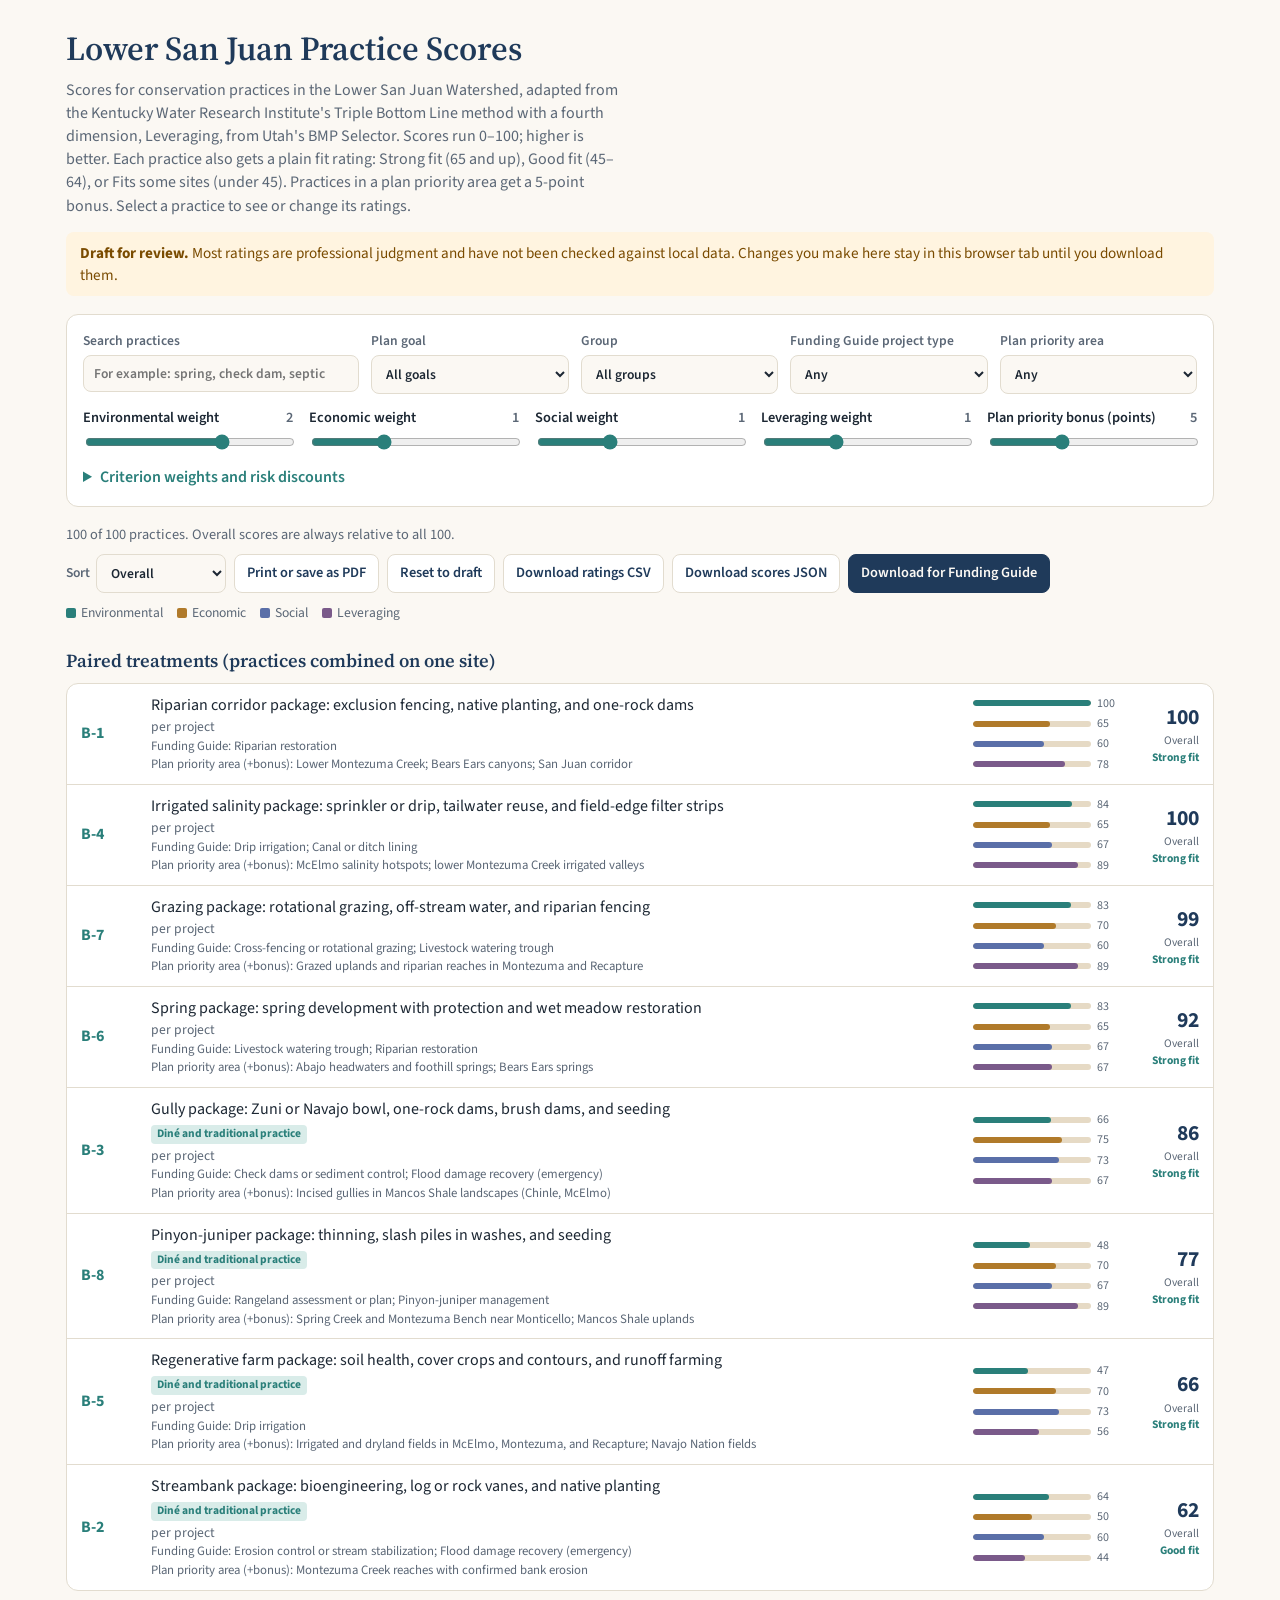
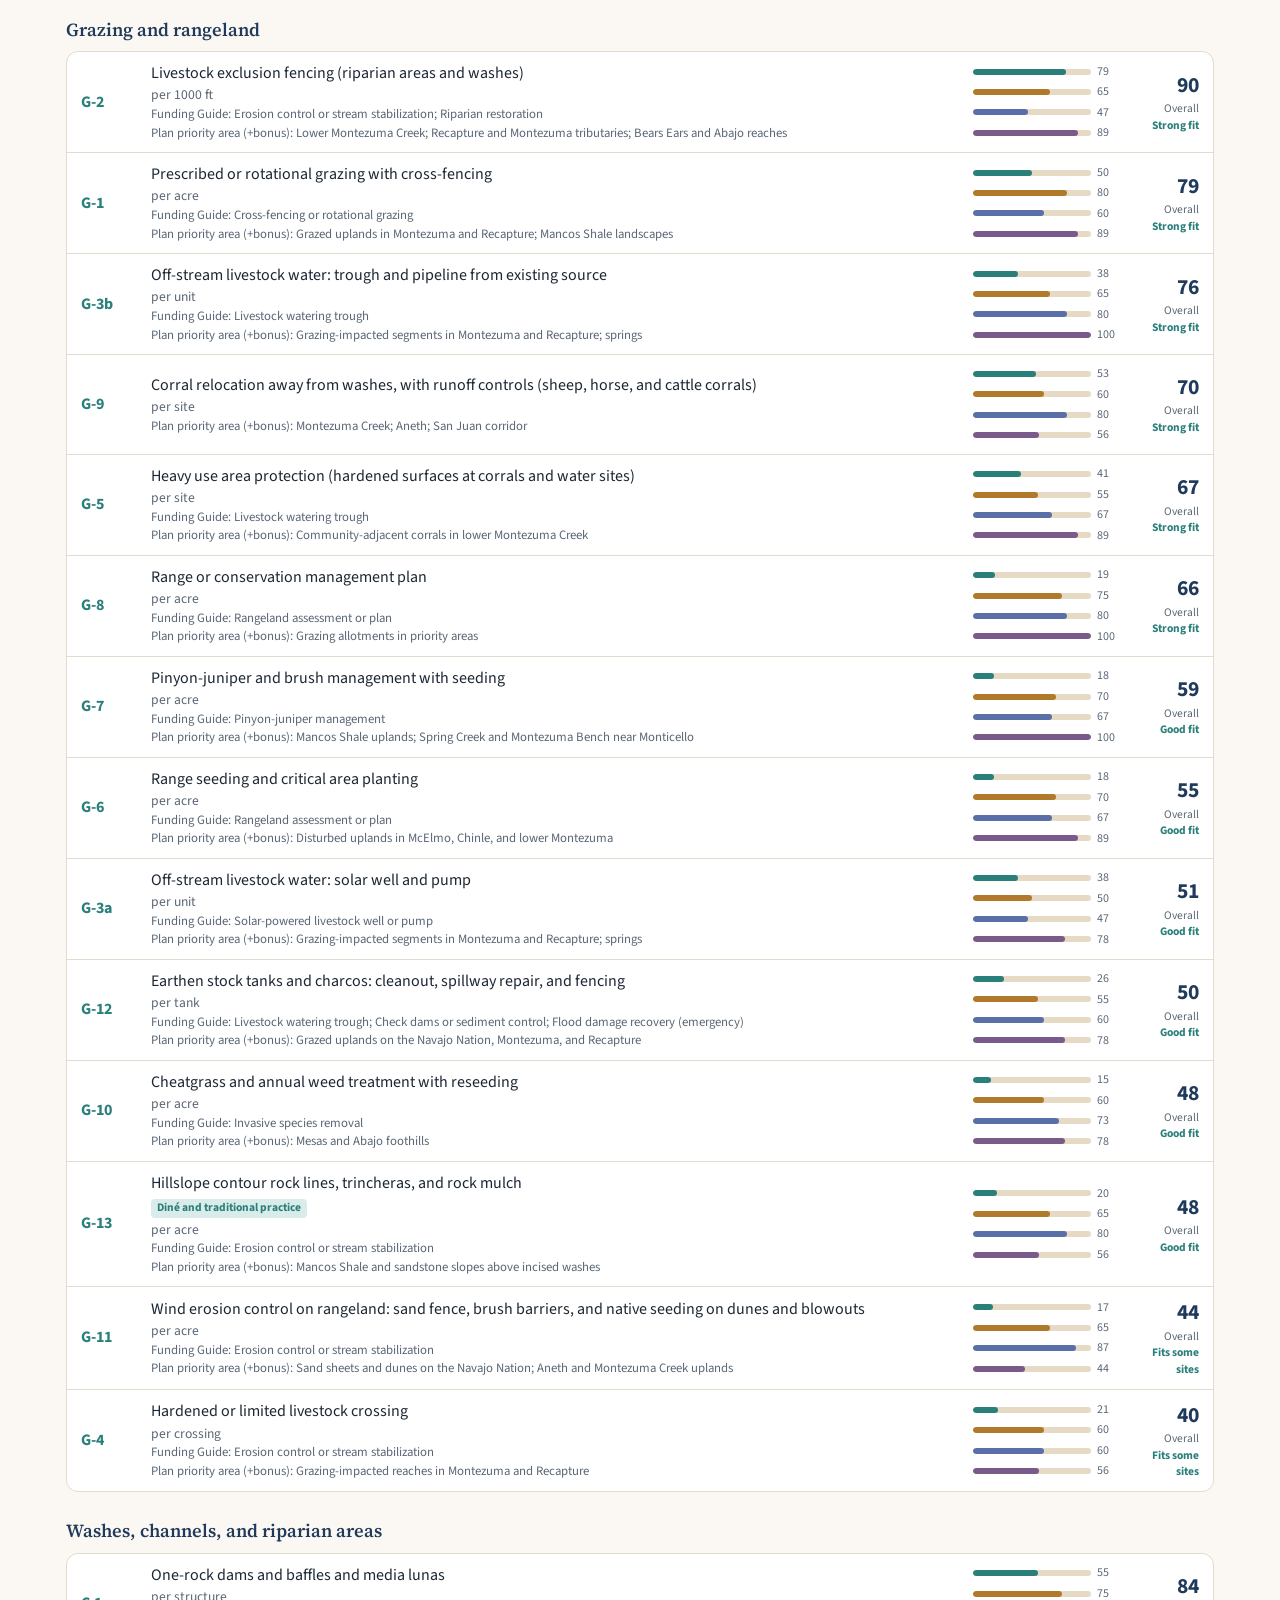
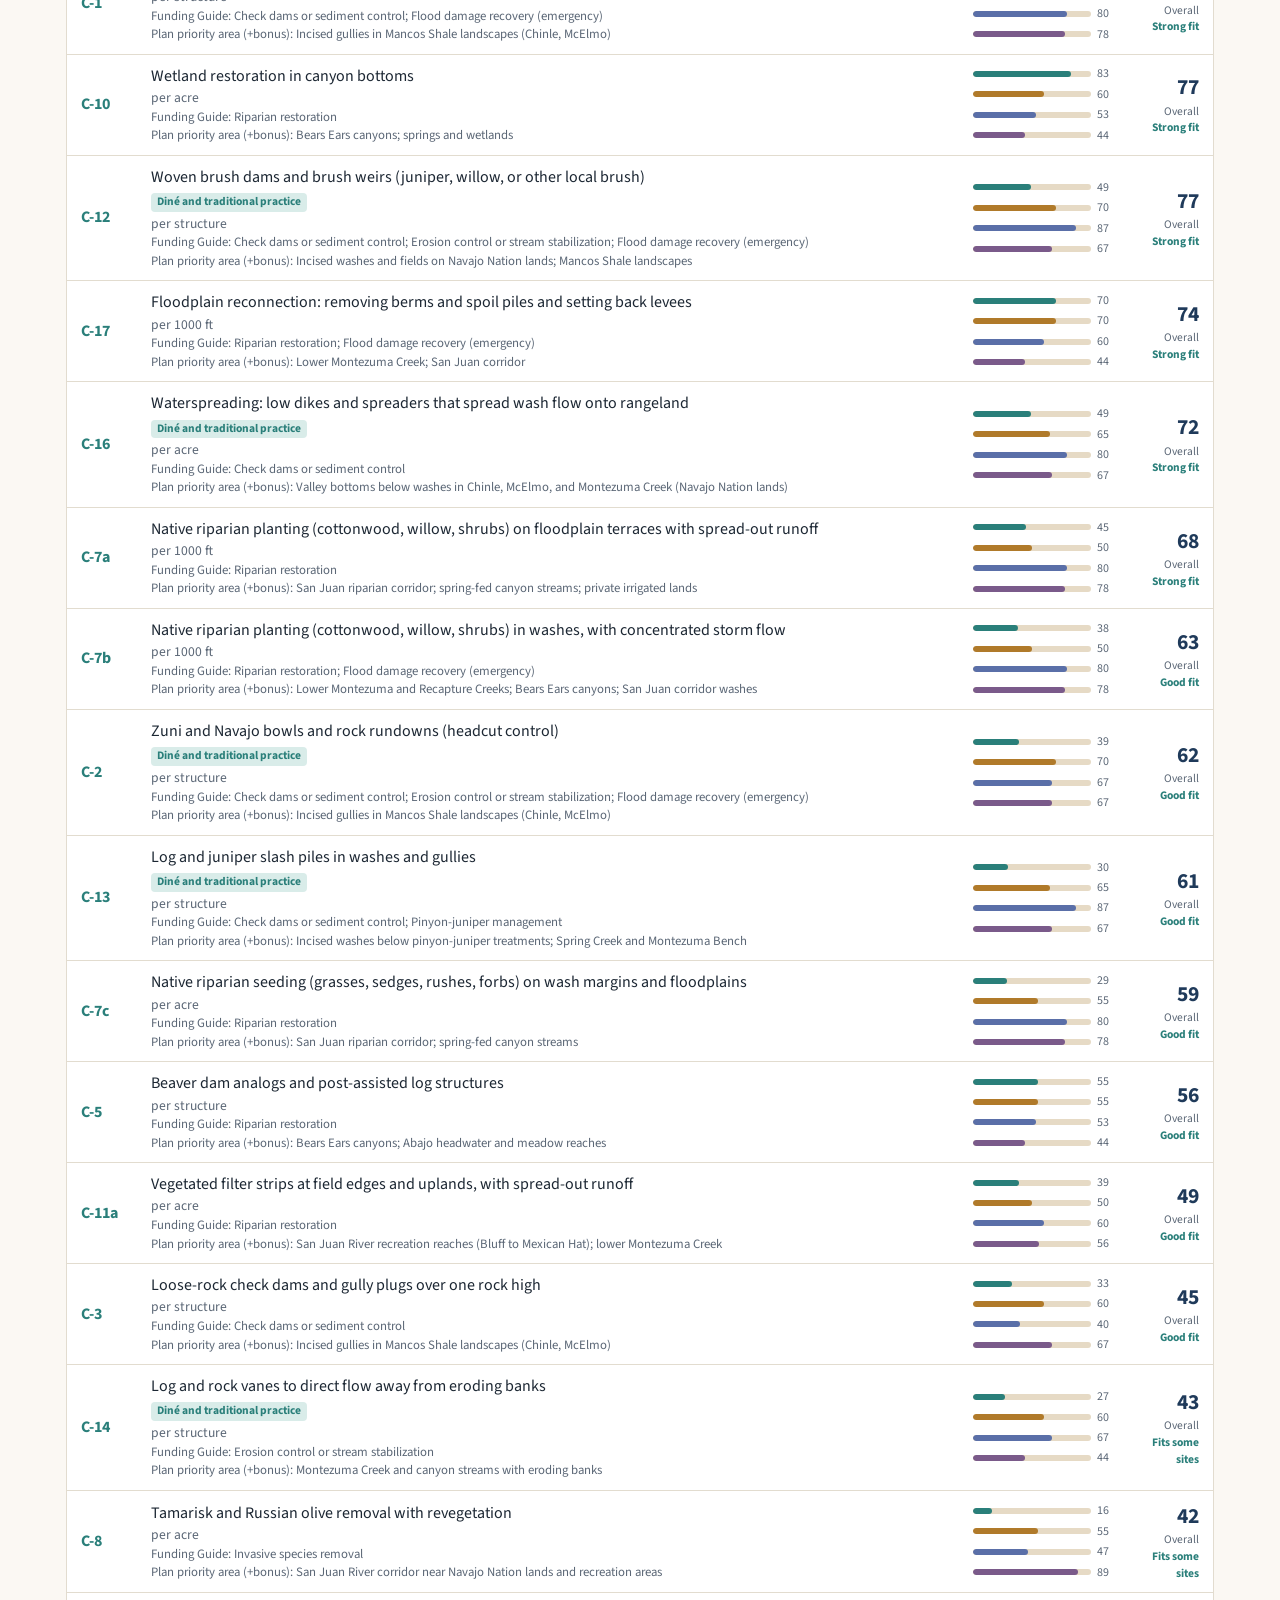
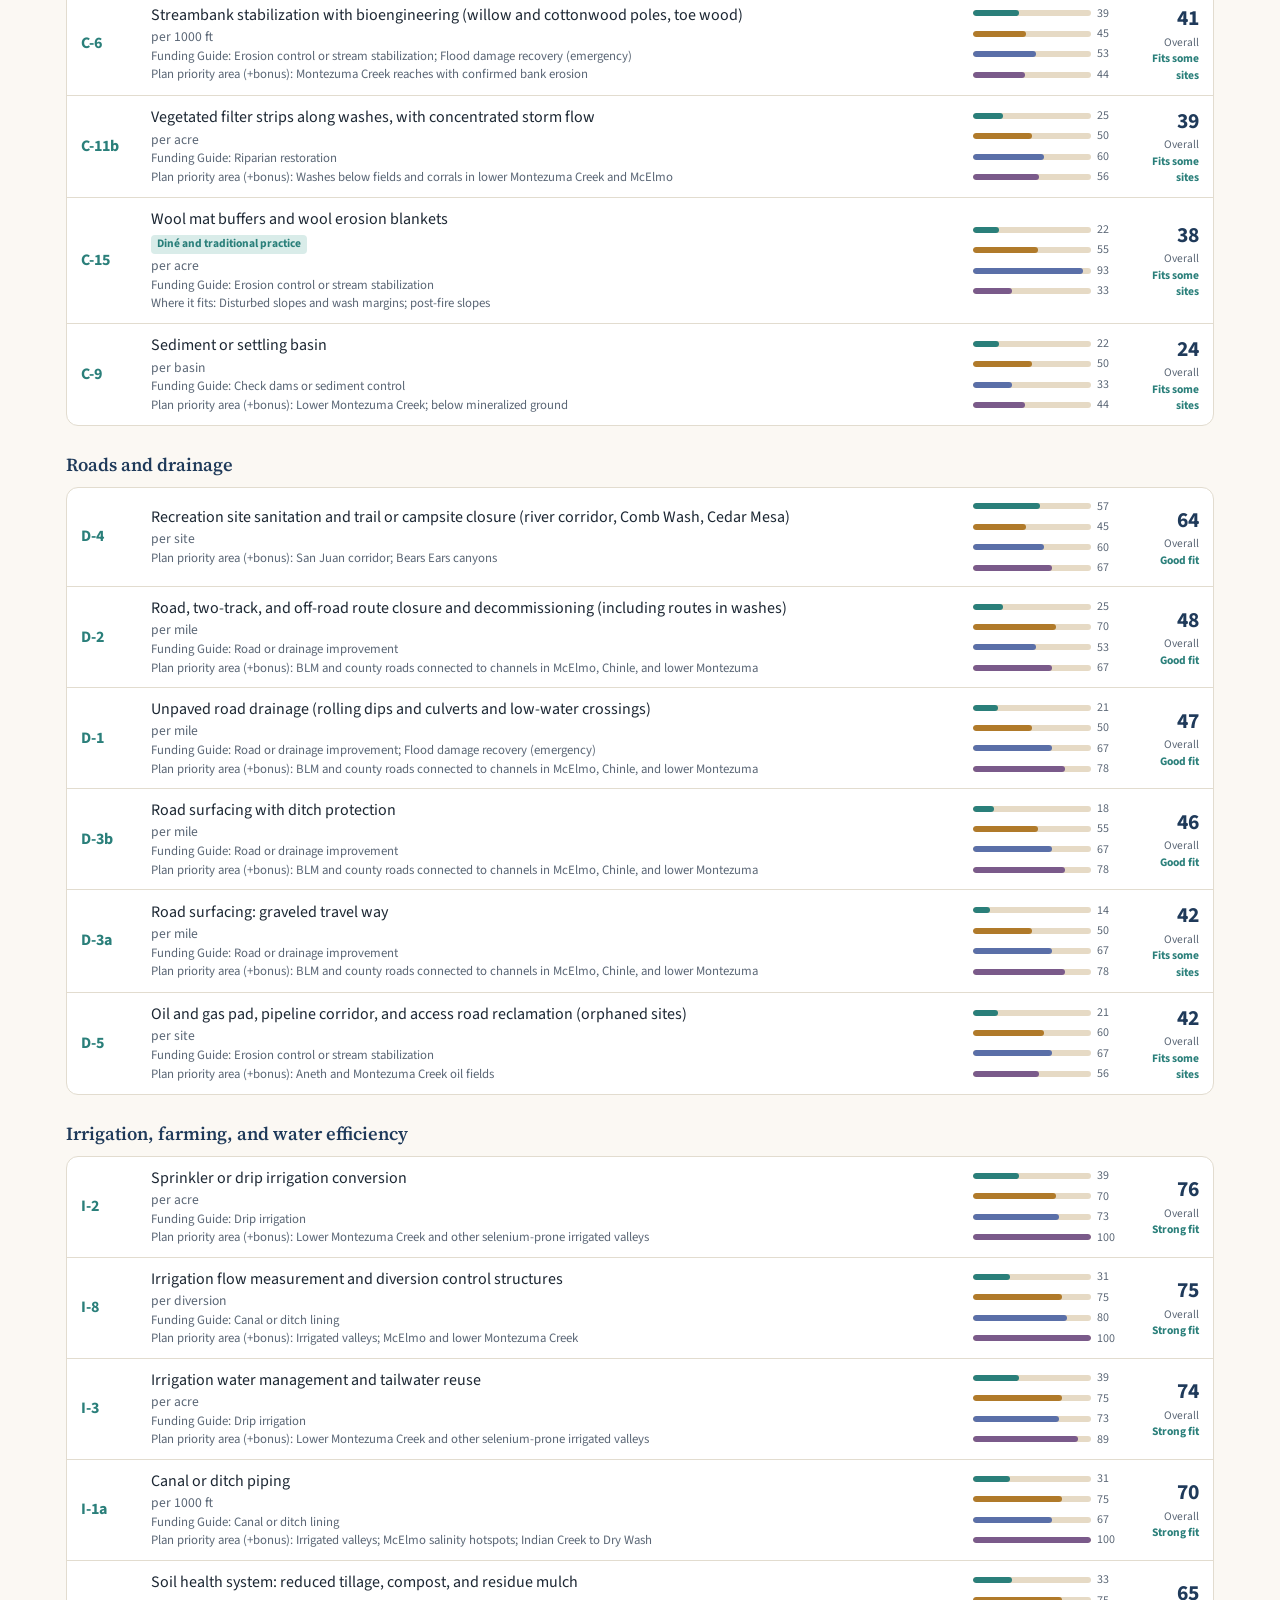
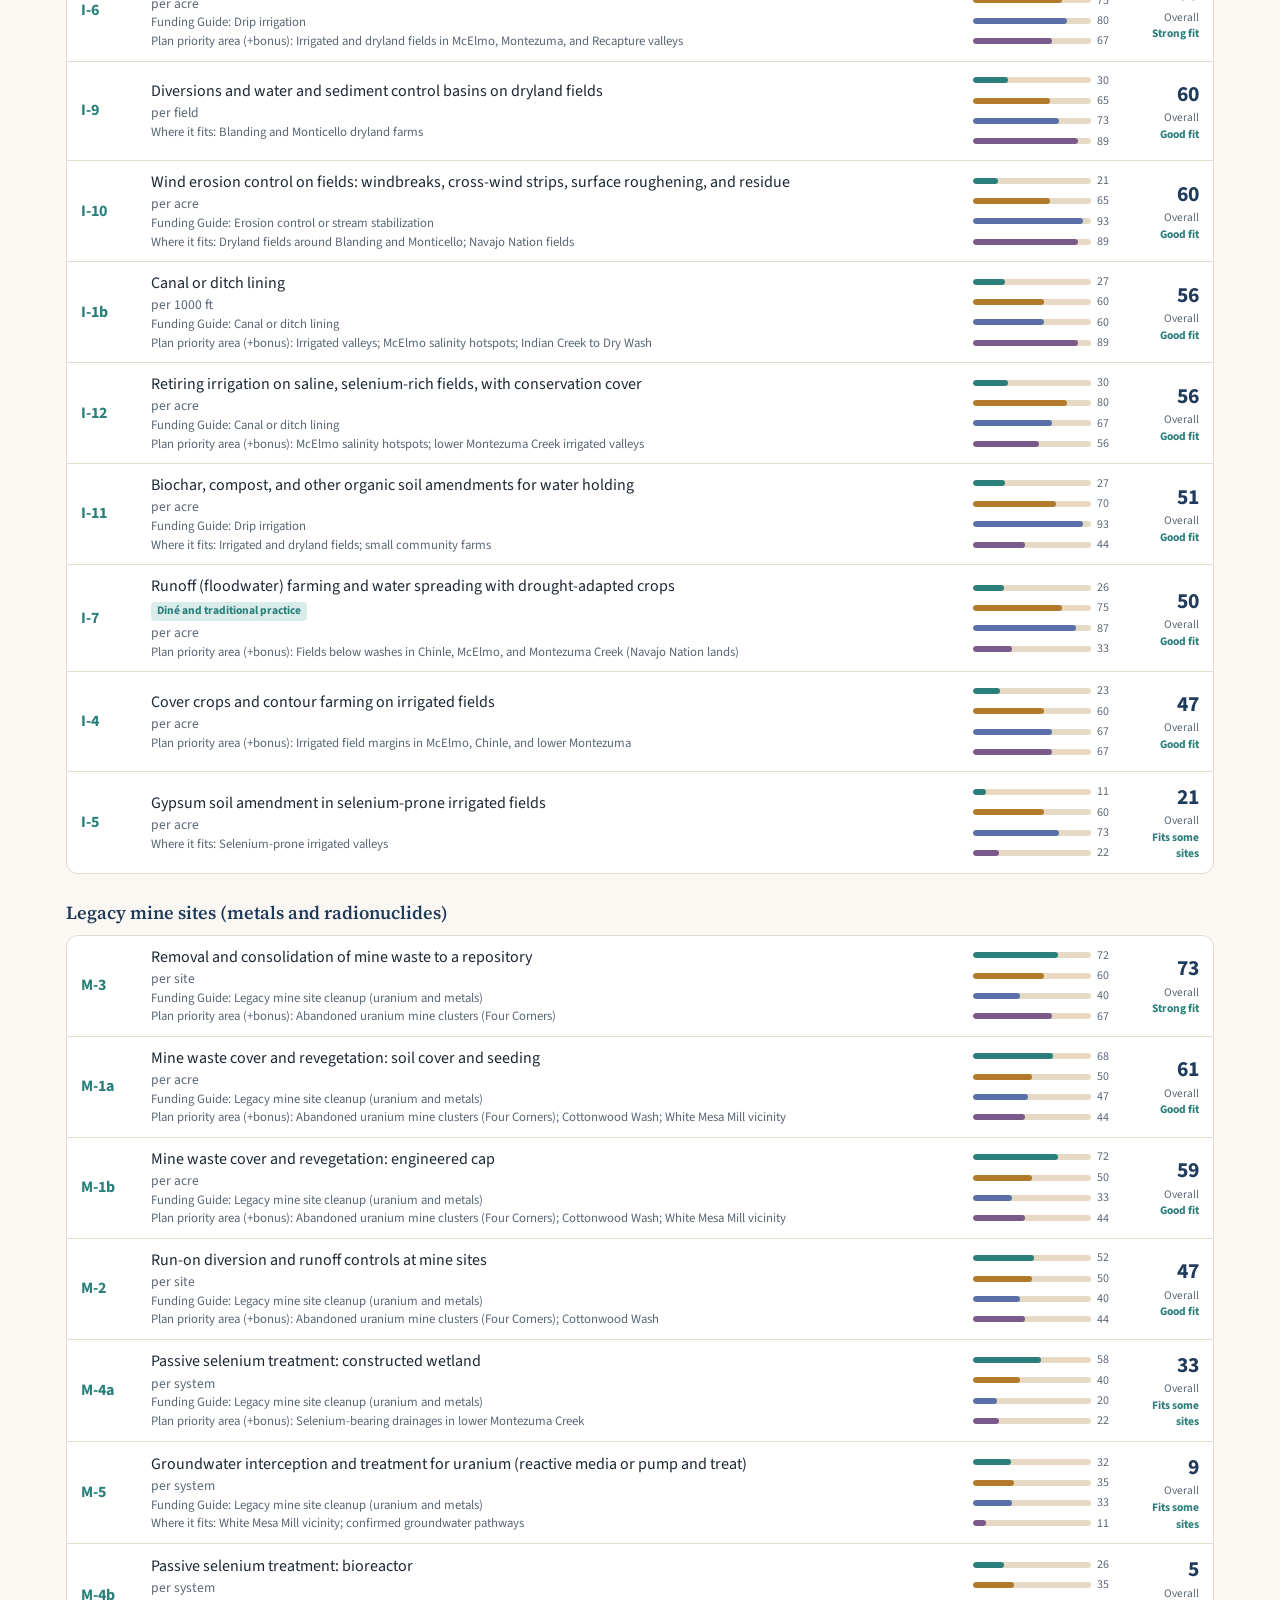
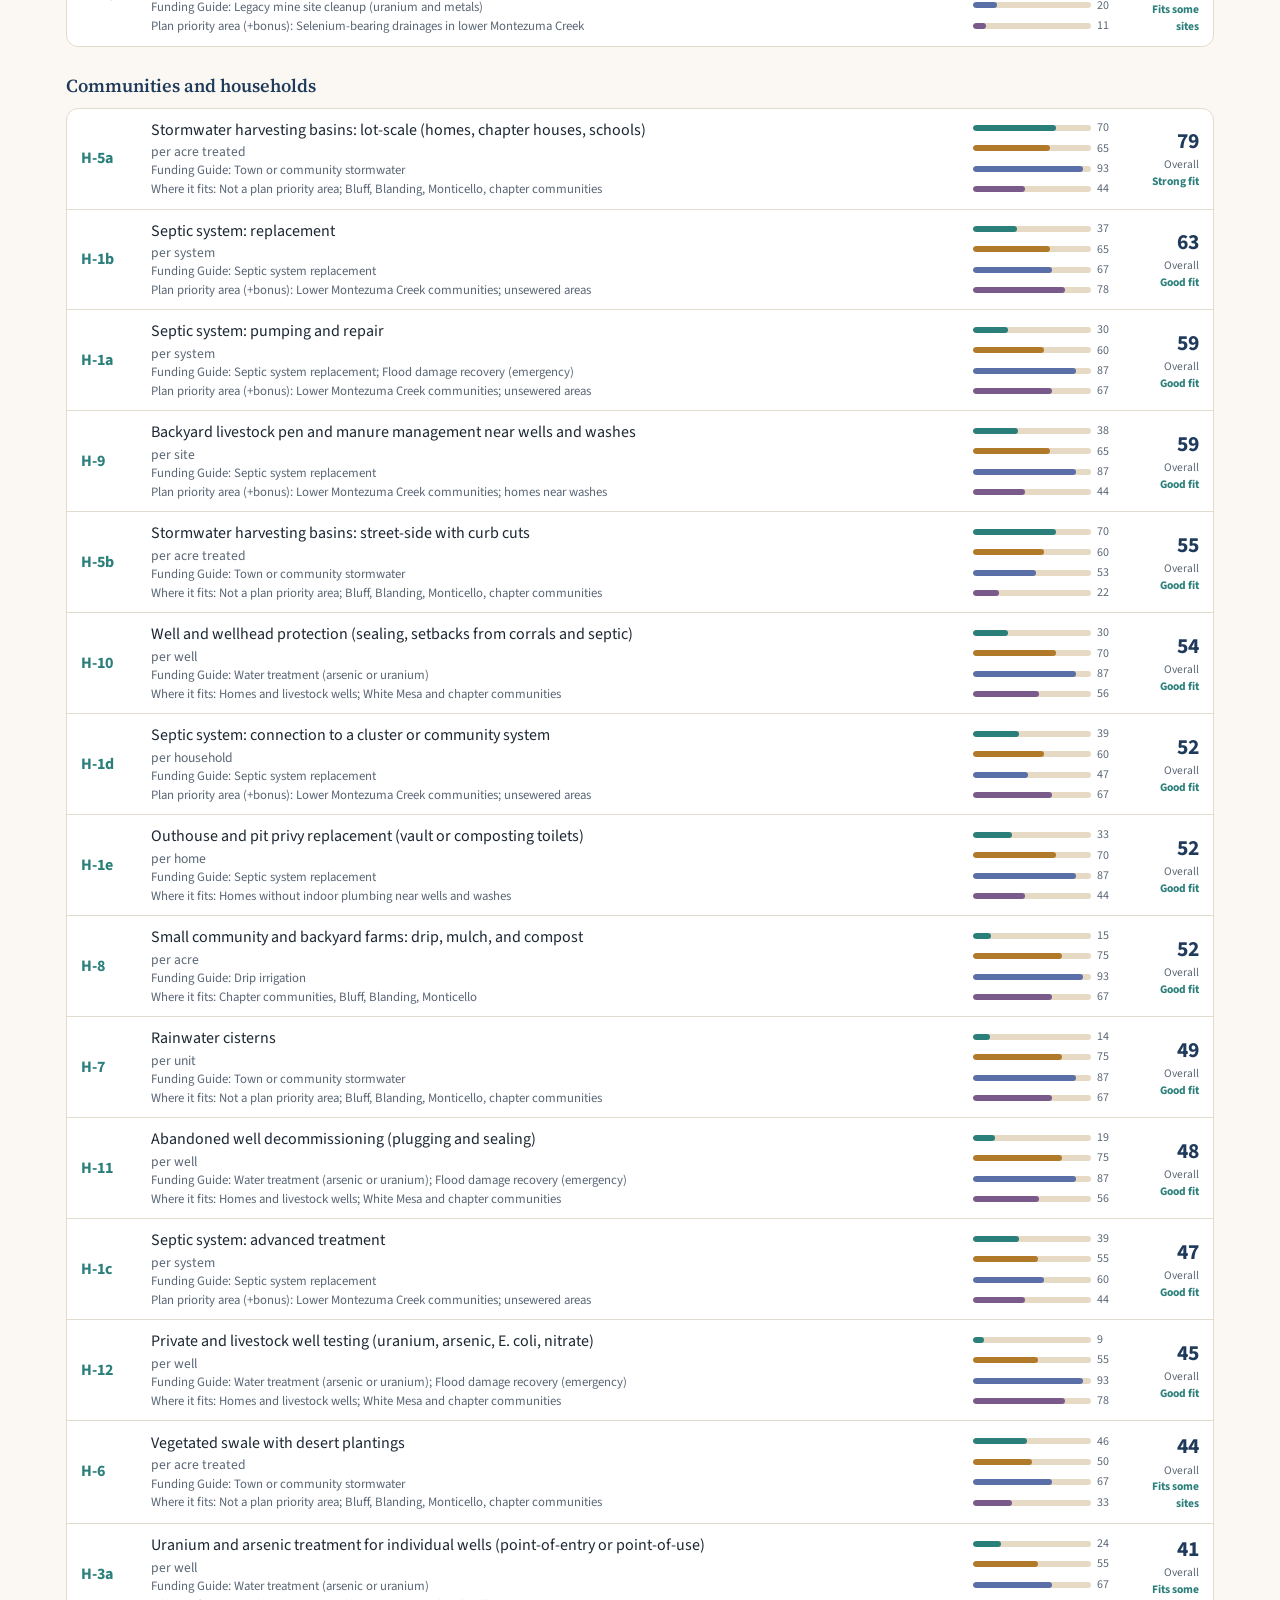
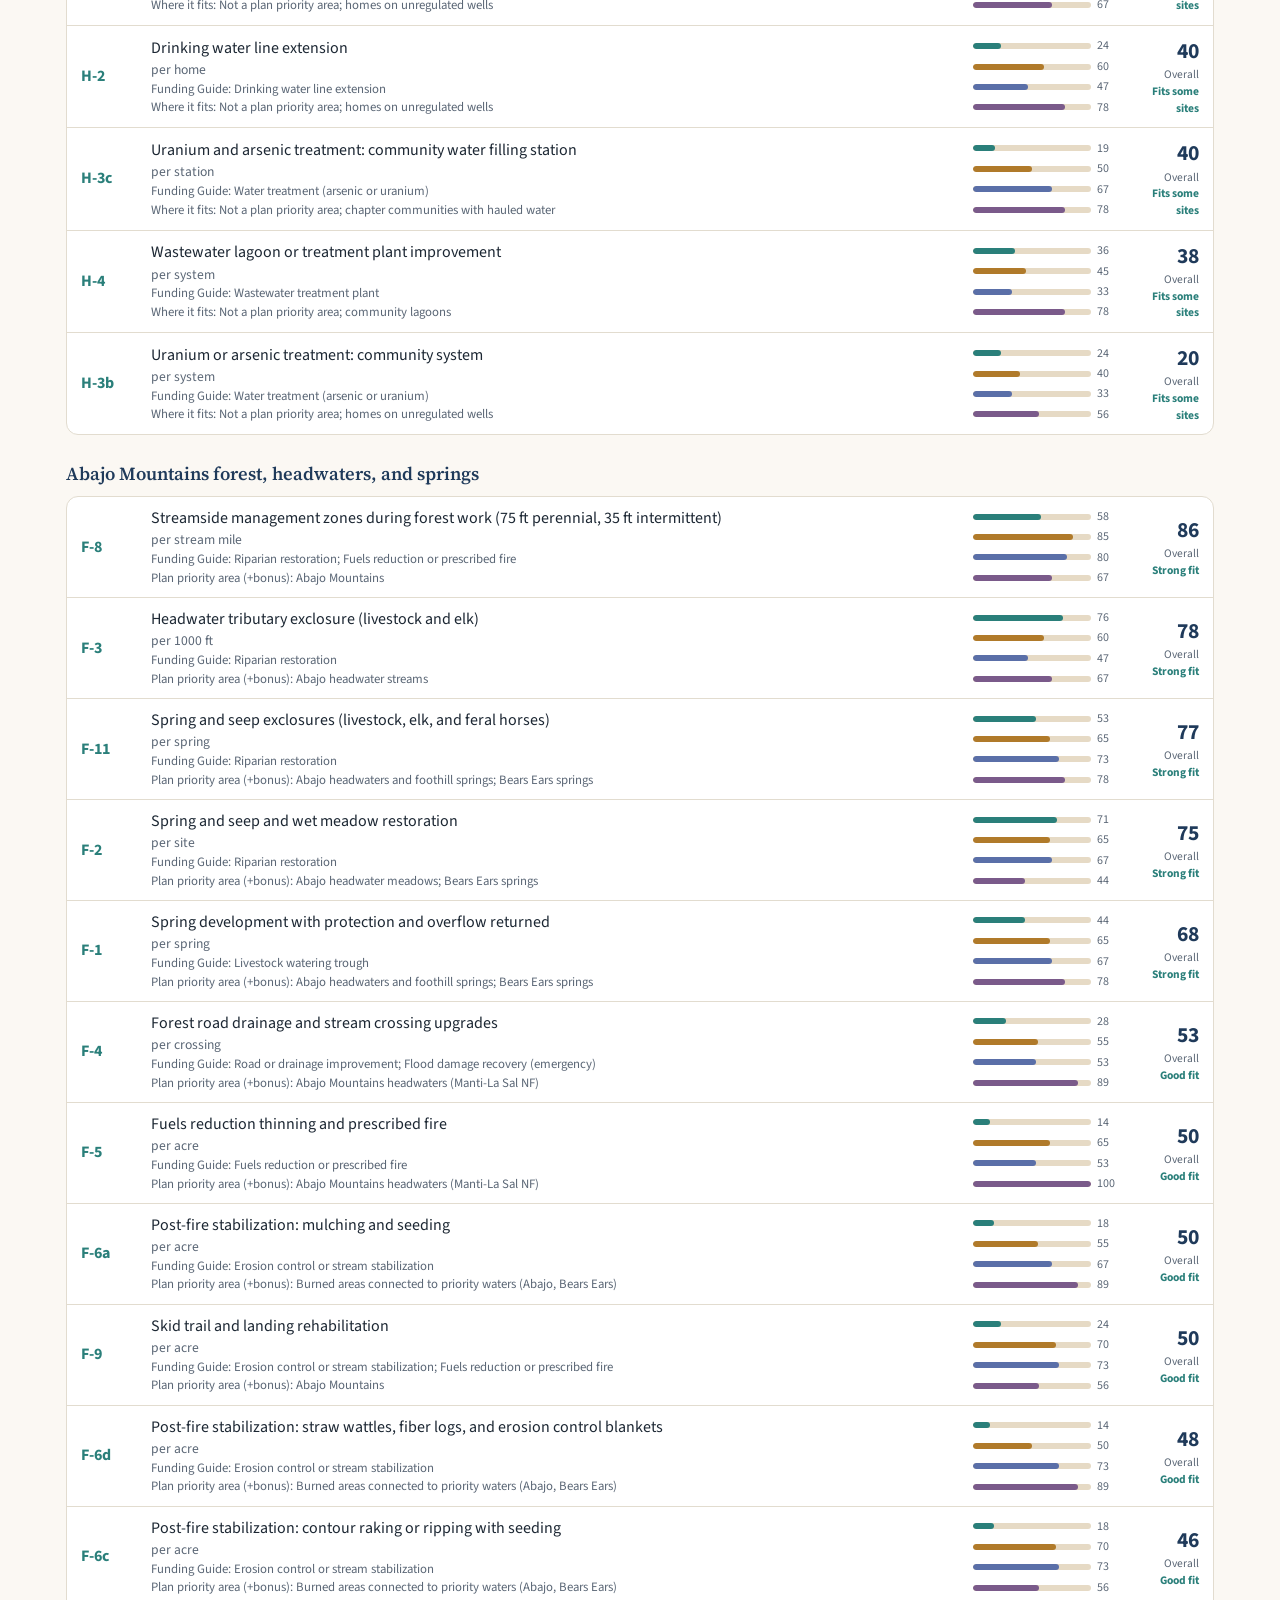
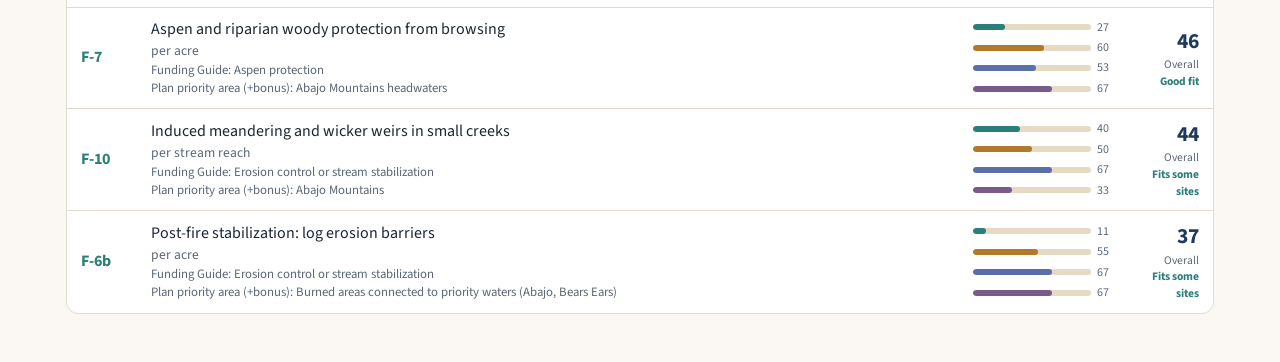
<file: practice-scores.html>
<!doctype html>
<html lang="en">
<head>
<meta charset="utf-8">
<meta name="viewport" content="width=device-width, initial-scale=1">
<title>Lower San Juan Practice Scores</title>
<link rel="preconnect" href="https://fonts.googleapis.com">
<link href="https://fonts.googleapis.com/css2?family=Source+Sans+3:wght@400;600;700&family=Source+Serif+4:opsz,wght@8..60,600&display=swap" rel="stylesheet">
<style>
:root {
  --navy: #1f3a5a;
  --teal: #2a7f7a;
  --teal-soft: #d9ece9;
  --sand: #f4ede1;
  --sand-deep: #e6dac5;
  --bg: #fbf8f3;
  --surface: #ffffff;
  --text: #1c2733;
  --muted: #5b6776;
  --line: #e2dccf;
  --bar-env: #2a7f7a;
  --bar-econ: #b07a2a;
  --bar-soc: #5a6fa8;
  --bar-lev: #7a5a8a;
  --bar-tbl: #1f3a5a;
  --focus: #2a7f7a;
  --warn-bg: #fff4e0;
  --warn-text: #7a4b00;
}
@media (prefers-color-scheme: dark) {
  :root:not([data-theme="light"]) {
    --navy: #a9c4e4; --teal: #6cc1b9; --teal-soft: #1d3a38; --sand: #2a2620; --sand-deep: #3a342a;
    --bg: #14181d; --surface: #1c2229; --text: #e6e9ed; --muted: #9aa5b1; --line: #313a44;
    --bar-env: #6cc1b9; --bar-econ: #d9a55a; --bar-soc: #9aaee0; --bar-lev: #c7a6d6; --bar-tbl: #a9c4e4;
    --warn-bg: #3a2e18; --warn-text: #f0c982;
  }
}
:root[data-theme="dark"] {
  --navy: #a9c4e4; --teal: #6cc1b9; --teal-soft: #1d3a38; --sand: #2a2620; --sand-deep: #3a342a;
  --bg: #14181d; --surface: #1c2229; --text: #e6e9ed; --muted: #9aa5b1; --line: #313a44;
  --bar-env: #6cc1b9; --bar-econ: #d9a55a; --bar-soc: #9aaee0; --bar-lev: #c7a6d6; --bar-tbl: #a9c4e4;
  --warn-bg: #3a2e18; --warn-text: #f0c982;
}
* { box-sizing: border-box; }
body {
  margin: 0; background: var(--bg); color: var(--text);
  font-family: "Source Sans 3", system-ui, sans-serif; font-size: 16px; line-height: 1.45;
}
.wrap { max-width: 1180px; margin: 0 auto; padding: 24px 16px 48px; }
header h1 {
  font-family: "Source Serif 4", Georgia, serif; font-weight: 600; color: var(--navy);
  font-size: clamp(1.5rem, 3vw, 2.1rem); margin: 0 0 6px;
}
header p { margin: 0; color: var(--muted); max-width: 70ch; }
.draft {
  margin: 14px 0 0; padding: 10px 14px; border-radius: 8px;
  background: var(--warn-bg); color: var(--warn-text); font-size: 0.95rem;
}
.panel {
  background: var(--surface); border: 1px solid var(--line); border-radius: 12px;
  padding: 16px; margin-top: 18px;
}
.controls { display: grid; grid-template-columns: 1.4fr 1fr 1fr 1fr 1fr; gap: 12px; }
@media (max-width: 1100px) { .controls { grid-template-columns: 1fr 1fr; } }
@media (max-width: 760px) { .controls { grid-template-columns: 1fr; } }
label.field { display: flex; flex-direction: column; gap: 4px; font-size: 0.85rem; color: var(--muted); font-weight: 600; }
input[type="search"], select {
  font: inherit; color: var(--text); background: var(--bg);
  border: 1px solid var(--line); border-radius: 8px; padding: 8px 10px; width: 100%;
}
input:focus-visible, select:focus-visible, button:focus-visible, summary:focus-visible {
  outline: 2px solid var(--focus); outline-offset: 2px;
}
.weights { display: grid; grid-template-columns: repeat(5, 1fr); gap: 16px; margin-top: 14px; }
@media (max-width: 900px) { .weights { grid-template-columns: repeat(2, 1fr); } }
@media (max-width: 560px) { .weights { grid-template-columns: 1fr; } }
.weight { display: flex; flex-direction: column; gap: 4px; }
.weight .top { display: flex; justify-content: space-between; font-size: 0.9rem; font-weight: 600; }
.weight .top span.val { color: var(--muted); font-variant-numeric: tabular-nums; }
input[type="range"] { width: 100%; accent-color: var(--teal); }
details.adv { margin-top: 14px; }
details.adv summary { cursor: pointer; font-weight: 600; color: var(--teal); }
.adv-grid { display: grid; grid-template-columns: repeat(auto-fill, minmax(180px, 1fr)); gap: 8px 16px; margin-top: 12px; }
.adv-grid label { display: flex; justify-content: space-between; align-items: center; gap: 8px; font-size: 0.9rem; }
.adv-grid input { width: 64px; font: inherit; padding: 4px 6px; border: 1px solid var(--line); border-radius: 6px; background: var(--bg); color: var(--text); }
.adv h3 { font-size: 0.8rem; text-transform: uppercase; letter-spacing: 0.05em; color: var(--muted); margin: 16px 0 0; }
.toolbar { display: flex; flex-wrap: wrap; gap: 8px; align-items: center; justify-content: space-between; margin-top: 18px; }
.toolbar .count { color: var(--muted); font-size: 0.9rem; }
.btns { display: flex; flex-wrap: wrap; gap: 8px; }
button {
  font: inherit; font-weight: 600; font-size: 0.9rem; cursor: pointer;
  border-radius: 8px; padding: 7px 12px; border: 1px solid var(--line);
  background: var(--surface); color: var(--navy);
}
button.primary { background: var(--navy); color: var(--bg); border-color: var(--navy); }
.legend { display: flex; flex-wrap: wrap; gap: 14px; font-size: 0.85rem; color: var(--muted); margin-top: 10px; }
.legend i { display: inline-block; width: 10px; height: 10px; border-radius: 2px; margin-right: 5px; vertical-align: -1px; }
.group-h {
  font-family: "Source Serif 4", Georgia, serif; font-weight: 600; color: var(--navy);
  font-size: 1.15rem; margin: 26px 0 8px;
}
.table { background: var(--surface); border: 1px solid var(--line); border-radius: 12px; overflow: hidden; }
.row {
  display: grid; grid-template-columns: 58px minmax(0, 1fr) 150px 64px; gap: 12px; align-items: center;
  padding: 10px 14px; border-top: 1px solid var(--line); cursor: pointer;
}
.row:first-child { border-top: 0; }
.row:hover { background: var(--sand); }
.row .id { font-weight: 700; color: var(--teal); font-variant-numeric: tabular-nums; }
.row .name { min-width: 0; }
.row .name .unit { color: var(--muted); font-size: 0.85rem; }
.row .name .fg { color: var(--muted); font-size: 0.8rem; }
.row .name .trad { display: inline-block; margin: 2px 0; font-size: 0.72rem; font-weight: 700; color: var(--teal); background: var(--teal-soft); border-radius: 4px; padding: 1px 6px; }
.minibars { display: grid; gap: 3px; }
.mb { display: grid; grid-template-columns: 1fr 26px; gap: 6px; align-items: center; font-size: 0.75rem; color: var(--muted); font-variant-numeric: tabular-nums; }
.mb .track { height: 6px; background: var(--sand-deep); border-radius: 3px; overflow: hidden; }
.mb .fill { height: 100%; border-radius: 3px; }
.tbl { text-align: right; }
.tbl b { font-size: 1.35rem; color: var(--navy); font-variant-numeric: tabular-nums; }
.tbl small { display: block; color: var(--muted); font-size: 0.72rem; }
@media (max-width: 640px) {
  .row { grid-template-columns: 44px minmax(0, 1fr) 54px; }
  .row .minibars { grid-column: 2 / 4; grid-row: 2; }
}
.detail { padding: 4px 14px 16px; background: var(--sand); border-top: 1px dashed var(--line); }
.detail .note { color: var(--muted); font-size: 0.9rem; margin: 8px 0 4px; }
.dims { display: grid; grid-template-columns: repeat(4, 1fr); gap: 16px; margin-top: 8px; }
@media (max-width: 1000px) { .dims { grid-template-columns: repeat(2, 1fr); } }
.fit { display: block; font-size: 0.72rem; font-weight: 700; color: var(--teal); }
@media (max-width: 760px) { .dims { grid-template-columns: 1fr; } }
.dim h4 { margin: 6px 0; font-size: 0.85rem; text-transform: uppercase; letter-spacing: 0.04em; color: var(--muted); }
.dim h4 .src { text-transform: none; letter-spacing: 0; font-weight: 400; }
.sub { display: flex; justify-content: space-between; align-items: center; gap: 8px; padding: 3px 0; font-size: 0.92rem; }
.sub select { width: auto; padding: 3px 6px; font-size: 0.9rem; }
.sub.changed select { border-color: var(--teal); background: var(--teal-soft); }
.meta { display: flex; flex-wrap: wrap; gap: 6px 16px; font-size: 0.85rem; color: var(--muted); margin-top: 10px; }
footer { margin-top: 32px; color: var(--muted); font-size: 0.85rem; }
footer a { color: var(--teal); }
.empty { padding: 24px; text-align: center; color: var(--muted); }
@media print {
  :root, :root[data-theme="dark"], :root:not([data-theme="light"]) {
    --navy: #1f3a5a; --teal: #2a7f7a; --teal-soft: #d9ece9; --sand: #f4ede1; --sand-deep: #e6dac5;
    --bg: #ffffff; --surface: #ffffff; --text: #1c2733; --muted: #5b6776; --line: #d9d2c3;
    --bar-env: #2a7f7a; --bar-econ: #b07a2a; --bar-soc: #5a6fa8; --bar-lev: #7a5a8a;
  }
  @page { size: letter; margin: 0.55in 0.5in; }
  body { background: #fff; font-size: 10pt; -webkit-print-color-adjust: exact; print-color-adjust: exact; }
  .wrap { max-width: none; padding: 0; }
  .panel, .toolbar, .no-print, .detail { display: none !important; }
  header h1 { font-size: 20pt; }
  .draft { margin-top: 8px; }
  .legend { margin-top: 12px; }
  .group-h { break-after: avoid; page-break-after: avoid; margin-top: 18px; }
  .table { border: 1px solid var(--line); }
  .row { break-inside: avoid; page-break-inside: avoid; cursor: default; padding: 6px 10px; grid-template-columns: 44px minmax(0, 1fr) 120px 76px; } .fit { white-space: nowrap; }
  .row:hover { background: none; }
}
</style>
</head>
<body>
<div class="wrap">
  <header>
    <h1>Lower San Juan Practice Scores</h1>
    <p>Scores for conservation practices in the Lower San Juan Watershed, adapted from the Kentucky Water Research Institute's Triple Bottom Line method with a fourth dimension, Leveraging, from Utah's BMP Selector. Scores run 0–100; higher is better. Each practice also gets a plain fit rating: Strong fit (65 and up), Good fit (45–64), or Fits some sites (under 45). Practices in a plan priority area get a 5-point bonus.<span class="no-print"> Select a practice to see or change its ratings.</span></p>
    <div class="draft"><strong>Draft for review.</strong> Most ratings are professional judgment and have not been checked against local data.<span class="no-print"> Changes you make here stay in this browser tab until you download them.</span></div>
  </header>

  <section class="panel" aria-label="Filters and weights">
    <div class="controls">
      <label class="field">Search practices
        <input type="search" id="q" placeholder="For example: spring, check dam, septic">
      </label>
      <label class="field">Plan goal
        <select id="goal"><option value="">All goals</option><option value="1">Goal 1: Sediment, salinity</option><option value="2">Goal 2: Bacteria</option><option value="3">Goal 3: Metals</option><option value="4">Goal 4: Hydrology</option></select>
      </label>
      <label class="field">Group
        <select id="group"><option value="">All groups</option></select>
      </label>
      <label class="field">Funding Guide project type
        <select id="fg"><option value="">Any</option></select>
      </label>
      <label class="field">Plan priority area
        <select id="pa"><option value="">Any</option><option>McElmo</option><option>Chinle</option><option>Montezuma</option><option>Recapture</option><option>San Juan</option><option>Bears Ears</option><option>Abajo</option><option>White Mesa</option><option>Four Corners</option><option>Cottonwood Wash</option></select>
      </label>
    </div>
    <div class="weights">
      <div class="weight"><div class="top">Environmental weight <span class="val" id="wEv">2</span></div><input type="range" id="wE" min="0" max="3" step="0.5" value="2"></div>
      <div class="weight"><div class="top">Economic weight <span class="val" id="wCv">1</span></div><input type="range" id="wC" min="0" max="3" step="0.5" value="1"></div>
      <div class="weight"><div class="top">Social weight <span class="val" id="wSv">1</span></div><input type="range" id="wS" min="0" max="3" step="0.5" value="1"></div>
      <div class="weight"><div class="top">Leveraging weight <span class="val" id="wLv">1</span></div><input type="range" id="wL" min="0" max="3" step="0.5" value="1"></div>
      <div class="weight"><div class="top">Plan priority bonus (points) <span class="val" id="wBv">5</span></div><input type="range" id="wB" min="0" max="15" step="1" value="5"></div>
    </div>
    <details class="adv">
      <summary>Criterion weights and risk discounts</summary>
      <h3>Environmental criteria (0–5 ratings)</h3><div class="adv-grid" id="advEnv"></div>
      <h3>Economic criteria (0–5 ratings)</h3><div class="adv-grid" id="advEcon"></div>
      <h3>Social criteria (0–3 ratings)</h3><div class="adv-grid" id="advSoc"></div>
      <h3>Leveraging criteria (0–3 ratings)</h3><div class="adv-grid" id="advLev"></div>
      <h3>Storm and establishment risk discount on the Environmental sum (%)</h3><div class="adv-grid" id="advFail"></div>
    </details>
  </section>

  <div class="toolbar">
    <span class="count" id="count"></span>
    <div class="btns">
      <label class="field" style="flex-direction:row;align-items:center;gap:6px;font-weight:600">Sort
        <select id="sort" style="width:auto">
          <option value="tbl">Overall</option>
          <option value="env">Environmental</option>
          <option value="econ">Economic</option>
          <option value="soc">Social</option>
          <option value="lev">Leveraging</option>
          <option value="id">ID</option>
        </select>
      </label>
      <button id="print" type="button">Print or save as PDF</button>
      <button id="reset" type="button">Reset to draft</button>
      <button id="dlcsv" type="button">Download ratings CSV</button>
      <button id="dljson" type="button">Download scores JSON</button>
      <button id="dljs" type="button" class="primary">Download for Funding Guide</button>
    </div>
  </div>
  <div class="legend" aria-hidden="true">
    <span><i style="background:var(--bar-env)"></i>Environmental</span>
    <span><i style="background:var(--bar-econ)"></i>Economic</span>
    <span><i style="background:var(--bar-soc)"></i>Social</span>
    <span><i style="background:var(--bar-lev)"></i>Leveraging</span>
  </div>

  <main id="results"></main>

</div>

<script>
const DRAFT = [{"id":"B-1","variant":"","category":"Paired treatments","practice":"Riparian corridor package: exclusion fencing, native planting, and one-rock dams","unit":"project","sed":5,"sal":1,"ecoli":5,"nutr":3,"sel":1,"met":1,"flow":3,"temp":4,"rip":5,"bank":5,"health":0,"fail_class":"paired","discount_pct":8.3,"capital":3,"maint":4,"durability":4,"water":2,"approvals":1,"build":3,"upkeep":1,"negative":2,"benefits":2,"adoption":2,"funding":3,"support":2,"env_src":"J","econ_src":"J","soc_src":"J","lev_src":"J","traditional":false,"plan_priority":true,"funding_guide":"Riparian restoration","pairs_with":"","priority_area":"Lower Montezuma Creek; Bears Ears canyons; San Juan corridor","tracking_unit":"Stream miles treated","note":"Combines G-2, C-7b, C-1. Environmental: best component rating, +1 on sed, bank, temp for pairing. Economic, Social, and Leveraging: average of components (rounded half to even); approvals: the hardest. Risk discount: average of components (8.3%), with planting risk cut to 10% when paired"},{"id":"B-2","variant":"","category":"Paired treatments","practice":"Streambank package: bioengineering, log or rock vanes, and native planting","unit":"project","sed":5,"sal":1,"ecoli":1,"nutr":2,"sel":1,"met":1,"flow":1,"temp":3,"rip":5,"bank":5,"health":0,"fail_class":"paired","discount_pct":23.3,"capital":2,"maint":3,"durability":3,"water":2,"approvals":0,"build":2,"upkeep":2,"negative":3,"benefits":2,"adoption":1,"funding":2,"support":1,"env_src":"J","econ_src":"J","soc_src":"J","lev_src":"J","traditional":true,"plan_priority":true,"funding_guide":"Erosion control or stream stabilization; Flood damage recovery (emergency)","pairs_with":"","priority_area":"Montezuma Creek reaches with confirmed bank erosion","tracking_unit":"Stream length treated","note":"Combines C-6, C-14, C-7b. Environmental: best component rating, +1 on bank, sed, rip for pairing. Economic, Social, and Leveraging: average of components (rounded half to even); approvals: the hardest. Risk discount: average of components (23.3%), with planting risk cut to 10% when paired"},{"id":"B-3","variant":"","category":"Paired treatments","practice":"Gully package: Zuni or Navajo bowl, one-rock dams, brush dams, and seeding","unit":"project","sed":5,"sal":1,"ecoli":1,"nutr":1,"sel":1,"met":1,"flow":5,"temp":1,"rip":3,"bank":4,"health":0,"fail_class":"paired","discount_pct":16.3,"capital":4,"maint":4,"durability":4,"water":3,"approvals":2,"build":2,"upkeep":2,"negative":3,"benefits":2,"adoption":2,"funding":2,"support":2,"env_src":"J","econ_src":"J","soc_src":"J","lev_src":"J","traditional":true,"plan_priority":true,"funding_guide":"Check dams or sediment control; Flood damage recovery (emergency)","pairs_with":"","priority_area":"Incised gullies in Mancos Shale landscapes (Chinle, McElmo)","tracking_unit":"Gully length treated","note":"Combines C-2, C-1, C-12, G-6. Environmental: best component rating, +1 on sed, flow for pairing. Economic, Social, and Leveraging: average of components (rounded half to even); approvals: the hardest. Risk discount: average of components (16.3%), with planting risk cut to 10% when paired"},{"id":"B-4","variant":"","category":"Paired treatments","practice":"Irrigated salinity package: sprinkler or drip, tailwater reuse, and field-edge filter strips","unit":"project","sed":5,"sal":5,"ecoli":4,"nutr":4,"sel":3,"met":1,"flow":1,"temp":1,"rip":2,"bank":0,"health":0,"fail_class":"paired","discount_pct":3.3,"capital":2,"maint":4,"durability":3,"water":4,"approvals":2,"build":2,"upkeep":1,"negative":3,"benefits":2,"adoption":2,"funding":3,"support":3,"env_src":"J","econ_src":"J","soc_src":"J","lev_src":"J","traditional":false,"plan_priority":true,"funding_guide":"Drip irrigation; Canal or ditch lining","pairs_with":"","priority_area":"McElmo salinity hotspots; lower Montezuma Creek irrigated valleys","tracking_unit":"Irrigated acres improved","note":"Combines I-2, I-3, C-11a. Environmental: best component rating, +1 on sal, sed, sel for pairing. Economic, Social, and Leveraging: average of components (rounded half to even); approvals: the hardest. Risk discount: average of components (3.3%), with planting risk cut to 10% when paired"},{"id":"B-5","variant":"","category":"Paired treatments","practice":"Regenerative farm package: soil health, cover crops and contours, and runoff farming","unit":"project","sed":4,"sal":2,"ecoli":0,"nutr":2,"sel":1,"met":0,"flow":5,"temp":0,"rip":1,"bank":0,"health":0,"fail_class":"paired","discount_pct":8.3,"capital":4,"maint":4,"durability":3,"water":3,"approvals":2,"build":2,"upkeep":2,"negative":2,"benefits":3,"adoption":1,"funding":2,"support":2,"env_src":"J","econ_src":"J","soc_src":"J","lev_src":"J","traditional":true,"plan_priority":true,"funding_guide":"Drip irrigation","pairs_with":"","priority_area":"Irrigated and dryland fields in McElmo, Montezuma, and Recapture; Navajo Nation fields","tracking_unit":"Acres treated","note":"Combines I-6, I-4, I-7. Environmental: best component rating, +1 on sed, flow for pairing. Economic, Social, and Leveraging: average of components (rounded half to even); approvals: the hardest. Risk discount: average of components (8.3%), with planting risk cut to 10% when paired"},{"id":"B-6","variant":"","category":"Paired treatments","practice":"Spring package: spring development with protection and wet meadow restoration","unit":"project","sed":4,"sal":0,"ecoli":4,"nutr":2,"sel":0,"met":0,"flow":5,"temp":3,"rip":5,"bank":4,"health":0,"fail_class":"paired","discount_pct":7.5,"capital":2,"maint":4,"durability":4,"water":3,"approvals":1,"build":2,"upkeep":2,"negative":2,"benefits":3,"adoption":2,"funding":2,"support":2,"env_src":"J","econ_src":"J","soc_src":"J","lev_src":"J","traditional":false,"plan_priority":true,"funding_guide":"Livestock watering trough; Riparian restoration","pairs_with":"","priority_area":"Abajo headwaters and foothill springs; Bears Ears springs","tracking_unit":"Springs protected","note":"Combines F-1, F-2. Environmental: best component rating, +1 on flow, rip for pairing. Economic, Social, and Leveraging: average of components (rounded half to even); approvals: the hardest. Risk discount: average of components (7.5%), with planting risk cut to 10% when paired"},{"id":"B-7","variant":"","category":"Paired treatments","practice":"Grazing package: rotational grazing, off-stream water, and riparian fencing","unit":"project","sed":4,"sal":1,"ecoli":5,"nutr":3,"sel":0,"met":0,"flow":1,"temp":2,"rip":5,"bank":4,"health":0,"fail_class":"paired","discount_pct":0,"capital":3,"maint":4,"durability":4,"water":3,"approvals":1,"build":2,"upkeep":1,"negative":2,"benefits":3,"adoption":2,"funding":3,"support":3,"env_src":"J","econ_src":"J","soc_src":"J","lev_src":"J","traditional":false,"plan_priority":true,"funding_guide":"Cross-fencing or rotational grazing; Livestock watering trough","pairs_with":"","priority_area":"Grazed uplands and riparian reaches in Montezuma and Recapture","tracking_unit":"Acres managed and stream miles fenced","note":"Combines G-1, G-3b, G-2. Environmental: best component rating, +1 on ecoli, rip for pairing. Economic, Social, and Leveraging: average of components (rounded half to even); approvals: the hardest. Risk discount: average of components (0%), with planting risk cut to 10% when paired"},{"id":"B-8","variant":"","category":"Paired treatments","practice":"Pinyon-juniper package: thinning, slash piles in washes, and seeding","unit":"project","sed":4,"sal":1,"ecoli":1,"nutr":1,"sel":1,"met":1,"flow":3,"temp":0,"rip":2,"bank":2,"health":0,"fail_class":"paired","discount_pct":13.3,"capital":3,"maint":5,"durability":3,"water":3,"approvals":1,"build":2,"upkeep":2,"negative":2,"benefits":3,"adoption":2,"funding":3,"support":3,"env_src":"J","econ_src":"J","soc_src":"J","lev_src":"J","traditional":true,"plan_priority":true,"funding_guide":"Rangeland assessment or plan; Pinyon-juniper management","pairs_with":"","priority_area":"Spring Creek and Montezuma Bench near Monticello; Mancos Shale uplands","tracking_unit":"Acres treated","note":"Combines G-7, C-13, G-6. Environmental: best component rating, +1 on sed, flow for pairing. Economic, Social, and Leveraging: average of components (rounded half to even); approvals: the hardest. Risk discount: average of components (13.3%), with planting risk cut to 10% when paired"},{"id":"G-1","variant":"","category":"Grazing and rangeland","practice":"Prescribed or rotational grazing with cross-fencing","unit":"acre","sed":3,"sal":1,"ecoli":4,"nutr":2,"sel":0,"met":0,"flow":1,"temp":1,"rip":2,"bank":1,"health":0,"fail_class":"none","discount_pct":null,"capital":4,"maint":5,"durability":4,"water":3,"approvals":1,"build":2,"upkeep":1,"negative":2,"benefits":3,"adoption":2,"funding":3,"support":3,"env_src":"K","econ_src":"K","soc_src":"J","lev_src":"J","traditional":false,"plan_priority":true,"funding_guide":"Cross-fencing or rotational grazing","pairs_with":"B-7","priority_area":"Grazed uplands in Montezuma and Recapture; Mancos Shale landscapes","tracking_unit":"Acres managed","note":"Plan: no single E. coli percentage; response depends on stocking, timing, and wildlife sources"},{"id":"G-2","variant":"","category":"Grazing and rangeland","practice":"Livestock exclusion fencing (riparian areas and washes)","unit":"1000 ft","sed":4,"sal":1,"ecoli":5,"nutr":3,"sel":0,"met":0,"flow":1,"temp":2,"rip":4,"bank":4,"health":0,"fail_class":"none","discount_pct":null,"capital":2,"maint":4,"durability":4,"water":3,"approvals":1,"build":2,"upkeep":1,"negative":1,"benefits":2,"adoption":2,"funding":3,"support":3,"env_src":"P","econ_src":"J","soc_src":"J","lev_src":"J","traditional":false,"plan_priority":true,"funding_guide":"Erosion control or stream stabilization; Riparian restoration","pairs_with":"B-1; B-7","priority_area":"Lower Montezuma Creek; Recapture and Montezuma tributaries; Bears Ears and Abajo reaches","tracking_unit":"Stream miles fenced","note":"Plan: 65.9% drop in fecal coliform after exclusion fencing. Pair with off-stream water"},{"id":"G-3","variant":"a","category":"Grazing and rangeland","practice":"Off-stream livestock water: solar well and pump","unit":"unit","sed":2,"sal":0,"ecoli":4,"nutr":1,"sel":0,"met":0,"flow":1,"temp":0,"rip":2,"bank":1,"health":0,"fail_class":"none","discount_pct":null,"capital":1,"maint":3,"durability":4,"water":2,"approvals":0,"build":1,"upkeep":1,"negative":2,"benefits":3,"adoption":2,"funding":3,"support":2,"env_src":"K","econ_src":"J","soc_src":"J","lev_src":"J","traditional":false,"plan_priority":true,"funding_guide":"Solar-powered livestock well or pump","pairs_with":"","priority_area":"Grazing-impacted segments in Montezuma and Recapture; springs","tracking_unit":"Watering facilities installed","note":"Needs water right and drilling approvals"},{"id":"G-3","variant":"b","category":"Grazing and rangeland","practice":"Off-stream livestock water: trough and pipeline from existing source","unit":"unit","sed":2,"sal":0,"ecoli":4,"nutr":1,"sel":0,"met":0,"flow":1,"temp":0,"rip":2,"bank":1,"health":0,"fail_class":"none","discount_pct":null,"capital":2,"maint":4,"durability":4,"water":3,"approvals":2,"build":2,"upkeep":2,"negative":3,"benefits":3,"adoption":3,"funding":3,"support":3,"env_src":"K","econ_src":"J","soc_src":"J","lev_src":"J","traditional":false,"plan_priority":true,"funding_guide":"Livestock watering trough","pairs_with":"B-7","priority_area":"Grazing-impacted segments in Montezuma and Recapture; springs","tracking_unit":"Watering facilities installed","note":""},{"id":"G-4","variant":"","category":"Grazing and rangeland","practice":"Hardened or limited livestock crossing","unit":"crossing","sed":2,"sal":0,"ecoli":3,"nutr":0,"sel":0,"met":0,"flow":0,"temp":0,"rip":0,"bank":2,"health":0,"fail_class":"low","discount_pct":null,"capital":2,"maint":4,"durability":3,"water":3,"approvals":1,"build":1,"upkeep":2,"negative":3,"benefits":2,"adoption":1,"funding":2,"support":2,"env_src":"K","econ_src":"K","soc_src":"J","lev_src":"J","traditional":false,"plan_priority":true,"funding_guide":"Erosion control or stream stabilization","pairs_with":"","priority_area":"Grazing-impacted reaches in Montezuma and Recapture","tracking_unit":"Crossings installed","note":"Crossings sit in the channel and can be buried or scoured by concentrated storm flow, so the low-structure discount (15%) applies."},{"id":"G-5","variant":"","category":"Grazing and rangeland","practice":"Heavy use area protection (hardened surfaces at corrals and water sites)","unit":"site","sed":4,"sal":1,"ecoli":4,"nutr":2,"sel":0,"met":0,"flow":0,"temp":0,"rip":0,"bank":0,"health":1,"fail_class":"none","discount_pct":null,"capital":1,"maint":4,"durability":3,"water":3,"approvals":2,"build":1,"upkeep":2,"negative":3,"benefits":2,"adoption":2,"funding":3,"support":3,"env_src":"P","econ_src":"J","soc_src":"J","lev_src":"J","traditional":false,"plan_priority":true,"funding_guide":"Livestock watering trough","pairs_with":"","priority_area":"Community-adjacent corrals in lower Montezuma Creek","tracking_unit":"Facilities improved or acres treated","note":"Plan: 9-89% fecal coliform reduction; use conservatively"},{"id":"G-6","variant":"","category":"Grazing and rangeland","practice":"Range seeding and critical area planting","unit":"acre","sed":3,"sal":1,"ecoli":0,"nutr":1,"sel":0,"met":0,"flow":2,"temp":0,"rip":0,"bank":0,"health":0,"fail_class":"planting","discount_pct":null,"capital":3,"maint":5,"durability":3,"water":3,"approvals":2,"build":2,"upkeep":2,"negative":2,"benefits":2,"adoption":2,"funding":3,"support":3,"env_src":"P","econ_src":"J","soc_src":"J","lev_src":"J","traditional":false,"plan_priority":true,"funding_guide":"Rangeland assessment or plan","pairs_with":"B-3; B-8","priority_area":"Disturbed uplands in McElmo, Chinle, and lower Montezuma","tracking_unit":"Acres treated","note":"Plan: 22-100% sediment reduction for cover and revegetation, depending on establishment. Rated at year 5"},{"id":"G-7","variant":"","category":"Grazing and rangeland","practice":"Pinyon-juniper and brush management with seeding","unit":"acre","sed":3,"sal":1,"ecoli":0,"nutr":0,"sel":0,"met":0,"flow":1,"temp":0,"rip":0,"bank":0,"health":0,"fail_class":"none","discount_pct":null,"capital":3,"maint":5,"durability":3,"water":3,"approvals":1,"build":1,"upkeep":3,"negative":2,"benefits":3,"adoption":3,"funding":3,"support":3,"env_src":"P","econ_src":"J","soc_src":"J","lev_src":"J","traditional":false,"plan_priority":true,"funding_guide":"Pinyon-juniper management","pairs_with":"B-8","priority_area":"Mancos Shale uplands; Spring Creek and Montezuma Bench near Monticello","tracking_unit":"Acres treated","note":"Added: runoff and erosion control on encroached rangeland; fuelwood benefit"},{"id":"G-8","variant":"","category":"Grazing and rangeland","practice":"Range or conservation management plan","unit":"acre","sed":2,"sal":0,"ecoli":1,"nutr":2,"sel":0,"met":0,"flow":0,"temp":0,"rip":1,"bank":0,"health":0,"fail_class":"none","discount_pct":null,"capital":4,"maint":5,"durability":3,"water":3,"approvals":2,"build":2,"upkeep":3,"negative":3,"benefits":2,"adoption":3,"funding":3,"support":3,"env_src":"K","econ_src":"K","soc_src":"J","lev_src":"J","traditional":false,"plan_priority":true,"funding_guide":"Rangeland assessment or plan","pairs_with":"","priority_area":"Grazing allotments in priority areas","tracking_unit":"Acres under plan","note":"Carries KWRI R-14 plan ratings"},{"id":"G-9","variant":"","category":"Grazing and rangeland","practice":"Corral relocation away from washes, with runoff controls (sheep, horse, and cattle corrals)","unit":"site","sed":2,"sal":0,"ecoli":5,"nutr":4,"sel":0,"met":0,"flow":1,"temp":0,"rip":2,"bank":1,"health":1,"fail_class":"none","discount_pct":null,"capital":1,"maint":4,"durability":4,"water":3,"approvals":2,"build":2,"upkeep":2,"negative":3,"benefits":3,"adoption":1,"funding":2,"support":2,"env_src":"J","econ_src":"J","soc_src":"J","lev_src":"J","traditional":false,"plan_priority":true,"funding_guide":"","pairs_with":"G-5; H-10","priority_area":"Montezuma Creek; Aneth; San Juan corridor","tracking_unit":"Number of corrals moved or controlled","note":"NRCS 313, 561, 634 (small animal feeding operation practices in Utah NPS plan Appendix A). Larger herds than H-9 backyard pens."},{"id":"G-10","variant":"","category":"Grazing and rangeland","practice":"Cheatgrass and annual weed treatment with reseeding","unit":"acre","sed":2,"sal":1,"ecoli":0,"nutr":1,"sel":0,"met":0,"flow":1,"temp":0,"rip":1,"bank":0,"health":0,"fail_class":"planting","discount_pct":null,"capital":3,"maint":4,"durability":2,"water":3,"approvals":2,"build":2,"upkeep":2,"negative":2,"benefits":3,"adoption":2,"funding":3,"support":2,"env_src":"J","econ_src":"J","soc_src":"J","lev_src":"J","traditional":false,"plan_priority":true,"funding_guide":"Invasive species removal","pairs_with":"G-1; G-6","priority_area":"Mesas and Abajo foothills","tracking_unit":"Acres treated","note":"NRCS 315. Best fit on mesas and Abajo foothills; in the low desert, red brome and Russian thistle matter more. Added benefit: lower fire risk."},{"id":"G-11","variant":"","category":"Grazing and rangeland","practice":"Wind erosion control on rangeland: sand fence, brush barriers, and native seeding on dunes and blowouts","unit":"acre","sed":3,"sal":0,"ecoli":0,"nutr":0,"sel":0,"met":1,"flow":1,"temp":0,"rip":0,"bank":0,"health":1,"fail_class":"planting","discount_pct":null,"capital":3,"maint":4,"durability":3,"water":3,"approvals":2,"build":3,"upkeep":2,"negative":3,"benefits":3,"adoption":1,"funding":2,"support":1,"env_src":"J","econ_src":"J","soc_src":"J","lev_src":"J","traditional":false,"plan_priority":true,"funding_guide":"Erosion control or stream stabilization","pairs_with":"G-1; G-6","priority_area":"Sand sheets and dunes on the Navajo Nation; Aneth and Montezuma Creek uplands","tracking_unit":"Acres stabilized","note":"Brush and sand fences trap moving sand so seeded plants can establish. Planting risk applies; works only with grazing rest. Also cuts dust from disturbed and mine-affected ground."},{"id":"G-12","variant":"","category":"Grazing and rangeland","practice":"Earthen stock tanks and charcos: cleanout, spillway repair, and fencing","unit":"tank","sed":4,"sal":0,"ecoli":2,"nutr":2,"sel":0,"met":0,"flow":3,"temp":0,"rip":1,"bank":0,"health":0,"fail_class":"earth","discount_pct":35,"capital":2,"maint":3,"durability":3,"water":3,"approvals":1,"build":2,"upkeep":1,"negative":2,"benefits":3,"adoption":3,"funding":2,"support":2,"env_src":"J","econ_src":"J","soc_src":"J","lev_src":"J","traditional":false,"plan_priority":true,"funding_guide":"Livestock watering trough; Check dams or sediment control; Flood damage recovery (emergency)","pairs_with":"G-1; G-3b","priority_area":"Grazed uplands on the Navajo Nation, Montezuma, and Recapture","tracking_unit":"Tanks repaired","note":"NRCS 378 (pond). Common across the watershed; traps sediment and keeps livestock off streams, but tanks silt in and spillways breach in big storms. Discount 35%: below new earthen structures (50%) because work armors the spillway; above low rock structures. Evaporation loses water."},{"id":"G-13","variant":"","category":"Grazing and rangeland","practice":"Hillslope contour rock lines, trincheras, and rock mulch","unit":"acre","sed":3,"sal":0,"ecoli":0,"nutr":1,"sel":0,"met":0,"flow":3,"temp":0,"rip":0,"bank":0,"health":0,"fail_class":"low","discount_pct":null,"capital":2,"maint":4,"durability":4,"water":3,"approvals":2,"build":3,"upkeep":2,"negative":3,"benefits":2,"adoption":1,"funding":2,"support":2,"env_src":"J","econ_src":"J","soc_src":"J","lev_src":"J","traditional":true,"plan_priority":true,"funding_guide":"Erosion control or stream stabilization","pairs_with":"G-6; C-1","priority_area":"Mancos Shale and sandstone slopes above incised washes","tracking_unit":"Acres treated","note":"Upland rock work that slows sheet and rill flow before it reaches the wash. Ancestral Puebloan terraces and check walls on Cedar Mesa are local precedent. Hand-built with local rock and crews."},{"id":"C-1","variant":"","category":"Washes and channels","practice":"One-rock dams and baffles and media lunas","unit":"structure","sed":4,"sal":1,"ecoli":1,"nutr":1,"sel":1,"met":1,"flow":3,"temp":1,"rip":3,"bank":3,"health":0,"fail_class":"low","discount_pct":null,"capital":4,"maint":4,"durability":4,"water":3,"approvals":2,"build":3,"upkeep":2,"negative":3,"benefits":2,"adoption":3,"funding":2,"support":2,"env_src":"P","econ_src":"L","soc_src":"J","lev_src":"J","traditional":false,"plan_priority":true,"funding_guide":"Check dams or sediment control; Flood damage recovery (emergency)","pairs_with":"B-1; B-3","priority_area":"Incised gullies in Mancos Shale landscapes (Chinle, McElmo)","tracking_unit":"Structures installed or channel length treated","note":"Plan: about 50% of sediment retained over 4 years (AZ) and 60-67% more aggradation (NM); failure discount still applied. Cost from Borderlands Restoration Network (about $65 per medium structure in 2019). Post-fire BMP tool: rock structures hold up better than wood in dry settings"},{"id":"C-2","variant":"","category":"Washes and channels","practice":"Zuni and Navajo bowls and rock rundowns (headcut control)","unit":"structure","sed":4,"sal":1,"ecoli":0,"nutr":1,"sel":1,"met":1,"flow":1,"temp":0,"rip":1,"bank":4,"health":0,"fail_class":"headcut","discount_pct":null,"capital":3,"maint":4,"durability":4,"water":3,"approvals":2,"build":2,"upkeep":2,"negative":3,"benefits":1,"adoption":2,"funding":2,"support":2,"env_src":"L","econ_src":"J","soc_src":"J","lev_src":"J","traditional":true,"plan_priority":true,"funding_guide":"Check dams or sediment control; Erosion control or stream stabilization; Flood damage recovery (emergency)","pairs_with":"B-3","priority_area":"Incised gullies in Mancos Shale landscapes (Chinle, McElmo)","tracking_unit":"Structures installed","note":""},{"id":"C-3","variant":"","category":"Washes and channels","practice":"Loose-rock check dams and gully plugs over one rock high","unit":"structure","sed":4,"sal":1,"ecoli":0,"nutr":1,"sel":1,"met":1,"flow":2,"temp":0,"rip":1,"bank":3,"health":0,"fail_class":"tall","discount_pct":null,"capital":3,"maint":3,"durability":3,"water":3,"approvals":1,"build":1,"upkeep":1,"negative":2,"benefits":1,"adoption":2,"funding":2,"support":2,"env_src":"P","econ_src":"J","soc_src":"J","lev_src":"J","traditional":false,"plan_priority":true,"funding_guide":"Check dams or sediment control","pairs_with":"","priority_area":"Incised gullies in Mancos Shale landscapes (Chinle, McElmo)","tracking_unit":"Structures installed or channel length treated","note":"Failure evidence: Zuni Reservation and Arizona surveys. Post-fire BMP tool: rock structures hold up better than wood in dry settings"},{"id":"C-5","variant":"","category":"Washes and channels","practice":"Beaver dam analogs and post-assisted log structures","unit":"structure","sed":3,"sal":0,"ecoli":2,"nutr":2,"sel":1,"met":1,"flow":4,"temp":4,"rip":4,"bank":3,"health":0,"fail_class":"wood","discount_pct":null,"capital":3,"maint":3,"durability":2,"water":3,"approvals":1,"build":2,"upkeep":1,"negative":2,"benefits":2,"adoption":1,"funding":2,"support":1,"env_src":"P","econ_src":"J","soc_src":"J","lev_src":"J","traditional":false,"plan_priority":true,"funding_guide":"Riparian restoration","pairs_with":"","priority_area":"Bears Ears canyons; Abajo headwater and meadow reaches","tracking_unit":"Structures installed or stream length treated","note":"Plan: about 2.3 C summer cooling and up to 0.33 m water table rise in the first year in analogous systems. Needs water rights check"},{"id":"C-6","variant":"","category":"Washes and channels","practice":"Streambank stabilization with bioengineering (willow and cottonwood poles, toe wood)","unit":"1000 ft","sed":4,"sal":1,"ecoli":0,"nutr":0,"sel":1,"met":1,"flow":0,"temp":1,"rip":3,"bank":5,"health":0,"fail_class":"wood","discount_pct":null,"capital":1,"maint":3,"durability":3,"water":2,"approvals":0,"build":1,"upkeep":2,"negative":3,"benefits":2,"adoption":1,"funding":2,"support":1,"env_src":"K","econ_src":"K","soc_src":"J","lev_src":"J","traditional":false,"plan_priority":true,"funding_guide":"Erosion control or stream stabilization; Flood damage recovery (emergency)","pairs_with":"B-2","priority_area":"Montezuma Creek reaches with confirmed bank erosion","tracking_unit":"Stream length stabilized","note":"Willow and cottonwood poles and toe wood. Scored for concentrated storm flow: wood and poles are often scoured out by flash floods before roots take hold, so the wood discount (30%) applies."},{"id":"C-7","variant":"a","category":"Washes and channels","practice":"Native riparian planting (cottonwood, willow, shrubs) on floodplain terraces with spread-out runoff","unit":"1000 ft","sed":4,"sal":0,"ecoli":1,"nutr":3,"sel":0,"met":0,"flow":1,"temp":3,"rip":5,"bank":2,"health":0,"fail_class":"planting","discount_pct":null,"capital":2,"maint":3,"durability":4,"water":1,"approvals":2,"build":3,"upkeep":1,"negative":3,"benefits":3,"adoption":2,"funding":3,"support":2,"env_src":"P","econ_src":"K","soc_src":"J","lev_src":"J","traditional":false,"plan_priority":true,"funding_guide":"Riparian restoration","pairs_with":"","priority_area":"San Juan riparian corridor; spring-fed canyon streams; private irrigated lands","tracking_unit":"Stream miles or riparian acres restored","note":"Plan: 40-70% sediment reduction where runoff arrives as sheet flow; about 0.6 C summer cooling from shade. Needs early watering and browse protection"},{"id":"C-7","variant":"b","category":"Washes and channels","practice":"Native riparian planting (cottonwood, willow, shrubs) in washes, with concentrated storm flow","unit":"1000 ft","sed":2,"sal":0,"ecoli":1,"nutr":2,"sel":0,"met":0,"flow":1,"temp":3,"rip":5,"bank":2,"health":0,"fail_class":"planting","discount_pct":null,"capital":2,"maint":3,"durability":4,"water":1,"approvals":2,"build":3,"upkeep":1,"negative":3,"benefits":3,"adoption":2,"funding":3,"support":2,"env_src":"L","econ_src":"K","soc_src":"J","lev_src":"J","traditional":false,"plan_priority":true,"funding_guide":"Riparian restoration; Flood damage recovery (emergency)","pairs_with":"B-1; B-2","priority_area":"Lower Montezuma and Recapture Creeks; Bears Ears canyons; San Juan corridor washes","tracking_unit":"Stream miles or riparian acres restored","note":"Where flow concentrates, buffers treat only 6-81% of their area and trap 15-43% of sediment versus 41-99% under sheet flow (Helmers and others 2008). Pair with structures that spread flow first"},{"id":"C-7","variant":"c","category":"Washes and channels","practice":"Native riparian seeding (grasses, sedges, rushes, forbs) on wash margins and floodplains","unit":"acre","sed":2,"sal":0,"ecoli":1,"nutr":2,"sel":0,"met":0,"flow":1,"temp":1,"rip":3,"bank":2,"health":0,"fail_class":"planting","discount_pct":null,"capital":3,"maint":3,"durability":3,"water":2,"approvals":2,"build":3,"upkeep":2,"negative":3,"benefits":2,"adoption":2,"funding":3,"support":2,"env_src":"J","econ_src":"J","soc_src":"J","lev_src":"J","traditional":false,"plan_priority":true,"funding_guide":"Riparian restoration","pairs_with":"G-2; C-1; C-12","priority_area":"San Juan riparian corridor; spring-fed canyon streams","tracking_unit":"Acres seeded","note":"NRCS 390 and 342. Utah BMP Selector UT-SB-09 (its second-highest practice). Rarely establishes in washes without grazing rest and flow slowing; score as a pair where possible."},{"id":"C-8","variant":"","category":"Washes and channels","practice":"Tamarisk and Russian olive removal with revegetation","unit":"acre","sed":1,"sal":1,"ecoli":0,"nutr":0,"sel":0,"met":0,"flow":0,"temp":0,"rip":3,"bank":1,"health":0,"fail_class":"planting","discount_pct":null,"capital":2,"maint":3,"durability":3,"water":3,"approvals":1,"build":1,"upkeep":1,"negative":2,"benefits":2,"adoption":3,"funding":3,"support":2,"env_src":"P","econ_src":"J","soc_src":"J","lev_src":"J","traditional":false,"plan_priority":true,"funding_guide":"Invasive species removal","pairs_with":"","priority_area":"San Juan River corridor near Navajo Nation lands and recreation areas","tracking_unit":"Riparian acres treated","note":"Plan: cannot assume hydrologic improvement from removal alone. Retreatment needed; flycatcher habitat review"},{"id":"C-9","variant":"","category":"Washes and channels","practice":"Sediment or settling basin","unit":"basin","sed":5,"sal":1,"ecoli":0,"nutr":2,"sel":1,"met":3,"flow":1,"temp":0,"rip":0,"bank":0,"health":0,"fail_class":"earth","discount_pct":null,"capital":1,"maint":2,"durability":4,"water":3,"approvals":1,"build":1,"upkeep":0,"negative":2,"benefits":1,"adoption":1,"funding":1,"support":2,"env_src":"K","econ_src":"J","soc_src":"J","lev_src":"J","traditional":false,"plan_priority":true,"funding_guide":"Check dams or sediment control","pairs_with":"","priority_area":"Lower Montezuma Creek; below mineralized ground","tracking_unit":"Basins installed","note":"Metals rating assumes siting below mineralized ground. In-wash basins are earthen embankments, so the earthen discount (50%) applies. Selenium is mostly dissolved and does not settle."},{"id":"C-10","variant":"","category":"Washes and channels","practice":"Wetland restoration in canyon bottoms","unit":"acre","sed":3,"sal":1,"ecoli":3,"nutr":3,"sel":3,"met":2,"flow":3,"temp":2,"rip":5,"bank":4,"health":0,"fail_class":"low","discount_pct":null,"capital":1,"maint":4,"durability":4,"water":3,"approvals":0,"build":1,"upkeep":2,"negative":2,"benefits":3,"adoption":1,"funding":2,"support":1,"env_src":"K","econ_src":"K","soc_src":"J","lev_src":"J","traditional":false,"plan_priority":true,"funding_guide":"Riparian restoration","pairs_with":"","priority_area":"Bears Ears canyons; springs and wetlands","tracking_unit":"Wetland acres restored","note":"Canyon-bottom wetlands take the full force of concentrated storm flow, so the low-structure discount (15%) applies. Where inflow carries selenium, birds can take it up."},{"id":"C-11","variant":"a","category":"Washes and channels","practice":"Vegetated filter strips at field edges and uplands, with spread-out runoff","unit":"acre","sed":4,"sal":0,"ecoli":4,"nutr":4,"sel":1,"met":1,"flow":0,"temp":0,"rip":2,"bank":0,"health":0,"fail_class":"planting","discount_pct":null,"capital":2,"maint":3,"durability":3,"water":2,"approvals":2,"build":2,"upkeep":1,"negative":2,"benefits":2,"adoption":1,"funding":2,"support":2,"env_src":"P","econ_src":"J","soc_src":"J","lev_src":"J","traditional":false,"plan_priority":true,"funding_guide":"Riparian restoration","pairs_with":"B-4","priority_area":"San Juan River recreation reaches (Bluff to Mexican Hat); lower Montezuma Creek","tracking_unit":"Buffer acres established or stream miles buffered","note":"Plan: 43-74% fecal coliform trapping and 40-70% sediment where runoff is diffuse. Not a substitute for livestock exclusion or septic fixes"},{"id":"C-11","variant":"b","category":"Washes and channels","practice":"Vegetated filter strips along washes, with concentrated storm flow","unit":"acre","sed":2,"sal":0,"ecoli":2,"nutr":2,"sel":1,"met":1,"flow":0,"temp":0,"rip":2,"bank":0,"health":0,"fail_class":"planting","discount_pct":null,"capital":2,"maint":3,"durability":3,"water":2,"approvals":2,"build":2,"upkeep":1,"negative":2,"benefits":2,"adoption":1,"funding":2,"support":2,"env_src":"L","econ_src":"J","soc_src":"J","lev_src":"J","traditional":false,"plan_priority":true,"funding_guide":"Riparian restoration","pairs_with":"","priority_area":"Washes below fields and corrals in lower Montezuma Creek and McElmo","tracking_unit":"Buffer acres established or stream miles buffered","note":"Where flow concentrates, buffers treat only 6-81% of their area and trap 15-43% of sediment versus 41-99% under sheet flow (Helmers and others 2008). Pair with structures that spread flow first"},{"id":"C-12","variant":"","category":"Washes and channels","practice":"Woven brush dams and brush weirs (juniper, willow, or other local brush)","unit":"structure","sed":3,"sal":0,"ecoli":1,"nutr":1,"sel":1,"met":1,"flow":4,"temp":1,"rip":3,"bank":3,"health":0,"fail_class":"low","discount_pct":20,"capital":4,"maint":4,"durability":3,"water":3,"approvals":2,"build":3,"upkeep":2,"negative":3,"benefits":3,"adoption":2,"funding":2,"support":2,"env_src":"L","econ_src":"J","soc_src":"J","lev_src":"J","traditional":true,"plan_priority":true,"funding_guide":"Check dams or sediment control; Erosion control or stream stabilization; Flood damage recovery (emergency)","pairs_with":"B-3","priority_area":"Incised washes and fields on Navajo Nation lands; Mancos Shale landscapes","tracking_unit":"Structures installed","note":"Traditional Dine and Zuni practice. Black Mesa work reports up to 28% more downstream water and a month longer flow; at Zuni, 5 of 28 brush structures needed maintenance after 20 years. Ratings to be confirmed with chapter practitioners. Discount set at 20%: brush is wood, but the Zuni record (5 of 28 needing maintenance after 20 years) shows it holds better than log structures."},{"id":"C-13","variant":"","category":"Washes and channels","practice":"Log and juniper slash piles in washes and gullies","unit":"structure","sed":3,"sal":0,"ecoli":1,"nutr":0,"sel":1,"met":1,"flow":2,"temp":0,"rip":2,"bank":2,"health":0,"fail_class":"wood","discount_pct":null,"capital":4,"maint":4,"durability":2,"water":3,"approvals":2,"build":3,"upkeep":2,"negative":3,"benefits":3,"adoption":2,"funding":2,"support":2,"env_src":"J","econ_src":"J","soc_src":"J","lev_src":"J","traditional":true,"plan_priority":true,"funding_guide":"Check dams or sediment control; Pinyon-juniper management","pairs_with":"B-8","priority_area":"Incised washes below pinyon-juniper treatments; Spring Creek and Montezuma Bench","tracking_unit":"Structures installed","note":"Uses slash from pinyon-juniper thinning. The post-fire BMP tool scores log structures low where rainfall is under 10 inches, so the wood discount applies"},{"id":"C-14","variant":"","category":"Washes and channels","practice":"Log and rock vanes to direct flow away from eroding banks","unit":"structure","sed":3,"sal":0,"ecoli":0,"nutr":0,"sel":0,"met":1,"flow":1,"temp":0,"rip":2,"bank":4,"health":0,"fail_class":"wood","discount_pct":null,"capital":2,"maint":4,"durability":3,"water":3,"approvals":1,"build":2,"upkeep":2,"negative":3,"benefits":2,"adoption":1,"funding":2,"support":1,"env_src":"L","econ_src":"J","soc_src":"J","lev_src":"J","traditional":true,"plan_priority":true,"funding_guide":"Erosion control or stream stabilization","pairs_with":"B-2","priority_area":"Montezuma Creek and canyon streams with eroding banks","tracking_unit":"Structures installed","note":"Post-fire BMP tool: channel deflectors and native rock score moderately to well in dry settings; rock holds up better than wood. Log or rock vanes in the channel take concentrated flow; wood discount (30%) applies."},{"id":"C-15","variant":"","category":"Washes and channels","practice":"Wool mat buffers and wool erosion blankets","unit":"acre","sed":3,"sal":0,"ecoli":2,"nutr":2,"sel":0,"met":0,"flow":1,"temp":0,"rip":1,"bank":0,"health":0,"fail_class":"planting","discount_pct":25,"capital":2,"maint":4,"durability":1,"water":4,"approvals":3,"build":3,"upkeep":2,"negative":3,"benefits":3,"adoption":1,"funding":1,"support":1,"env_src":"L","econ_src":"J","soc_src":"J","lev_src":"J","traditional":true,"plan_priority":false,"funding_guide":"Erosion control or stream stabilization","pairs_with":"","priority_area":"Disturbed slopes and wash margins; post-fire slopes","tracking_unit":"Acres covered","note":"Montana roadside trials: wool blankets grew 3-4 times more perennial grass than straw or coir, likely from moisture retention and nitrogen. Can use local Navajo-Churro wool; ratings to be confirmed locally. Scored for wash margins: mats can be displaced or buried by concentrated storm flow, so a 25% discount applies."},{"id":"C-16","variant":"","category":"Washes and channels","practice":"Waterspreading: low dikes and spreaders that spread wash flow onto rangeland","unit":"acre","sed":4,"sal":2,"ecoli":1,"nutr":2,"sel":1,"met":1,"flow":4,"temp":0,"rip":2,"bank":2,"health":0,"fail_class":"earth","discount_pct":25,"capital":4,"maint":3,"durability":3,"water":3,"approvals":2,"build":2,"upkeep":2,"negative":3,"benefits":3,"adoption":2,"funding":2,"support":2,"env_src":"J","econ_src":"J","soc_src":"J","lev_src":"J","traditional":true,"plan_priority":true,"funding_guide":"Check dams or sediment control","pairs_with":"C-1; G-1","priority_area":"Valley bottoms below washes in Chinle, McElmo, and Montezuma Creek (Navajo Nation lands)","tracking_unit":"Acres receiving spread flow","note":"NRCS 640; listed in Utah NPS plan Appendix A. Close to traditional Diné floodwater spreading. Low earthen spreaders breach in large flows; discount set at 25% (between earthen and low-structure risk) because spreaders are low and flow is spread, not ponded. On Mancos Shale, spreading more water into the soil can mobilize salt and selenium; site soils should be checked."},{"id":"C-17","variant":"","category":"Washes and channels","practice":"Floodplain reconnection: removing berms and spoil piles and setting back levees","unit":"1000 ft","sed":3,"sal":0,"ecoli":2,"nutr":2,"sel":0,"met":0,"flow":4,"temp":2,"rip":4,"bank":4,"health":0,"fail_class":"none","discount_pct":null,"capital":1,"maint":5,"durability":5,"water":3,"approvals":0,"build":1,"upkeep":3,"negative":2,"benefits":3,"adoption":1,"funding":2,"support":1,"env_src":"J","econ_src":"J","soc_src":"J","lev_src":"J","traditional":false,"plan_priority":true,"funding_guide":"Riparian restoration; Flood damage recovery (emergency)","pairs_with":"C-7b; C-8","priority_area":"Lower Montezuma Creek; San Juan corridor","tracking_unit":"Stream feet reconnected","note":"Lets floods spread and drop sediment on the floodplain instead of cutting the channel deeper. Needs Clean Water Act section 404 permits and agreement from neighboring landowners."},{"id":"D-1","variant":"","category":"Roads and drainage","practice":"Unpaved road drainage (rolling dips and culverts and low-water crossings)","unit":"mile","sed":4,"sal":1,"ecoli":0,"nutr":0,"sel":0,"met":0,"flow":1,"temp":0,"rip":0,"bank":1,"health":0,"fail_class":"low","discount_pct":null,"capital":1,"maint":3,"durability":3,"water":3,"approvals":1,"build":1,"upkeep":2,"negative":3,"benefits":3,"adoption":2,"funding":2,"support":3,"env_src":"P","econ_src":"J","soc_src":"J","lev_src":"J","traditional":false,"plan_priority":true,"funding_guide":"Road or drainage improvement; Flood damage recovery (emergency)","pairs_with":"","priority_area":"BLM and county roads connected to channels in McElmo, Chinle, and lower Montezuma","tracking_unit":"Road miles treated or drainage features installed","note":"Low-water crossings and culverts sit in the wash, so the low-structure discount applies."},{"id":"D-2","variant":"","category":"Roads and drainage","practice":"Road, two-track, and off-road route closure and decommissioning (including routes in washes)","unit":"mile","sed":4,"sal":1,"ecoli":0,"nutr":0,"sel":0,"met":0,"flow":1,"temp":0,"rip":0,"bank":1,"health":0,"fail_class":"none","discount_pct":null,"capital":2,"maint":5,"durability":4,"water":3,"approvals":1,"build":2,"upkeep":3,"negative":1,"benefits":1,"adoption":2,"funding":2,"support":2,"env_src":"J","econ_src":"J","soc_src":"J","lev_src":"J","traditional":false,"plan_priority":true,"funding_guide":"Road or drainage improvement","pairs_with":"","priority_area":"BLM and county roads connected to channels in McElmo, Chinle, and lower Montezuma","tracking_unit":"Road miles closed","note":"Loss of access is the main tradeoff"},{"id":"D-3","variant":"a","category":"Roads and drainage","practice":"Road surfacing: graveled travel way","unit":"mile","sed":3,"sal":1,"ecoli":0,"nutr":0,"sel":0,"met":0,"flow":0,"temp":0,"rip":0,"bank":0,"health":0,"fail_class":"none","discount_pct":null,"capital":1,"maint":3,"durability":3,"water":3,"approvals":1,"build":1,"upkeep":2,"negative":3,"benefits":3,"adoption":2,"funding":2,"support":3,"env_src":"P","econ_src":"J","soc_src":"J","lev_src":"J","traditional":false,"plan_priority":true,"funding_guide":"Road or drainage improvement","pairs_with":"","priority_area":"BLM and county roads connected to channels in McElmo, Chinle, and lower Montezuma","tracking_unit":"Road miles treated","note":"Plan: about 33% less sediment from graveled travel ways"},{"id":"D-3","variant":"b","category":"Roads and drainage","practice":"Road surfacing with ditch protection","unit":"mile","sed":4,"sal":1,"ecoli":0,"nutr":0,"sel":0,"met":0,"flow":0,"temp":0,"rip":0,"bank":0,"health":0,"fail_class":"none","discount_pct":null,"capital":1,"maint":3,"durability":4,"water":3,"approvals":1,"build":1,"upkeep":2,"negative":3,"benefits":3,"adoption":2,"funding":2,"support":3,"env_src":"P","econ_src":"J","soc_src":"J","lev_src":"J","traditional":false,"plan_priority":true,"funding_guide":"Road or drainage improvement","pairs_with":"","priority_area":"BLM and county roads connected to channels in McElmo, Chinle, and lower Montezuma","tracking_unit":"Road miles treated","note":"Plan: about 57% less sediment with travel way and ditch protected; about 91% when the cutslope is also protected"},{"id":"D-4","variant":"","category":"Roads and drainage","practice":"Recreation site sanitation and trail or campsite closure (river corridor, Comb Wash, Cedar Mesa)","unit":"site","sed":2,"sal":0,"ecoli":4,"nutr":2,"sel":0,"met":0,"flow":1,"temp":0,"rip":3,"bank":2,"health":2,"fail_class":"none","discount_pct":null,"capital":1,"maint":2,"durability":3,"water":3,"approvals":1,"build":2,"upkeep":1,"negative":2,"benefits":3,"adoption":2,"funding":2,"support":2,"env_src":"J","econ_src":"J","soc_src":"J","lev_src":"J","traditional":false,"plan_priority":true,"funding_guide":"","pairs_with":"C-7a","priority_area":"San Juan corridor; Bears Ears canyons","tracking_unit":"Sites treated","note":"Vault toilets, groover stations, closures and rerouting. Needs BLM, NPS, or Navajo Nation approvals."},{"id":"D-5","variant":"","category":"Roads and drainage","practice":"Oil and gas pad, pipeline corridor, and access road reclamation (orphaned sites)","unit":"site","sed":3,"sal":2,"ecoli":0,"nutr":0,"sel":1,"met":1,"flow":1,"temp":0,"rip":0,"bank":0,"health":0,"fail_class":"planting","discount_pct":null,"capital":1,"maint":4,"durability":4,"water":3,"approvals":1,"build":2,"upkeep":2,"negative":3,"benefits":2,"adoption":1,"funding":2,"support":2,"env_src":"J","econ_src":"J","soc_src":"J","lev_src":"J","traditional":false,"plan_priority":true,"funding_guide":"Erosion control or stream stabilization","pairs_with":"D-2","priority_area":"Aneth and Montezuma Creek oil fields","tracking_unit":"Sites reclaimed","note":"Recontouring, ripping, and seeding of abandoned pads and corridors. Operators are responsible for active and bonded sites, so 319 funding fits only orphaned sites. Produced-water spills add salt."},{"id":"I-1","variant":"a","category":"Irrigation and water efficiency","practice":"Canal or ditch piping","unit":"1000 ft","sed":1,"sal":5,"ecoli":0,"nutr":1,"sel":2,"met":0,"flow":0,"temp":0,"rip":0,"bank":0,"health":0,"fail_class":"none","discount_pct":null,"capital":1,"maint":4,"durability":5,"water":5,"approvals":1,"build":1,"upkeep":3,"negative":2,"benefits":3,"adoption":3,"funding":3,"support":3,"env_src":"L","econ_src":"J","soc_src":"J","lev_src":"J","traditional":false,"plan_priority":true,"funding_guide":"Canal or ditch lining","pairs_with":"","priority_area":"Irrigated valleys; McElmo salinity hotspots; Indian Creek to Dry Wash","tracking_unit":"Canal length piped or lined","note":"Salinity and selenium ratings follow Colorado River Basin Salinity Control Program practice; canal seepage through Mancos Shale is a main selenium source."},{"id":"I-1","variant":"b","category":"Irrigation and water efficiency","practice":"Canal or ditch lining","unit":"1000 ft","sed":1,"sal":4,"ecoli":0,"nutr":1,"sel":2,"met":0,"flow":0,"temp":0,"rip":0,"bank":0,"health":0,"fail_class":"none","discount_pct":null,"capital":1,"maint":3,"durability":4,"water":4,"approvals":1,"build":1,"upkeep":2,"negative":2,"benefits":3,"adoption":2,"funding":3,"support":3,"env_src":"L","econ_src":"J","soc_src":"J","lev_src":"J","traditional":false,"plan_priority":true,"funding_guide":"Canal or ditch lining","pairs_with":"","priority_area":"Irrigated valleys; McElmo salinity hotspots; Indian Creek to Dry Wash","tracking_unit":"Canal length piped or lined","note":""},{"id":"I-2","variant":"","category":"Irrigation and water efficiency","practice":"Sprinkler or drip irrigation conversion","unit":"acre","sed":3,"sal":4,"ecoli":0,"nutr":3,"sel":2,"met":0,"flow":0,"temp":0,"rip":0,"bank":0,"health":0,"fail_class":"none","discount_pct":null,"capital":2,"maint":3,"durability":4,"water":5,"approvals":3,"build":1,"upkeep":1,"negative":3,"benefits":3,"adoption":3,"funding":3,"support":3,"env_src":"L","econ_src":"J","soc_src":"J","lev_src":"J","traditional":false,"plan_priority":true,"funding_guide":"Drip irrigation","pairs_with":"B-4","priority_area":"Lower Montezuma Creek and other selenium-prone irrigated valleys","tracking_unit":"Irrigated acres improved","note":""},{"id":"I-3","variant":"","category":"Irrigation and water efficiency","practice":"Irrigation water management and tailwater reuse","unit":"acre","sed":3,"sal":3,"ecoli":0,"nutr":2,"sel":1,"met":1,"flow":1,"temp":1,"rip":0,"bank":0,"health":0,"fail_class":"none","discount_pct":null,"capital":3,"maint":5,"durability":3,"water":4,"approvals":3,"build":2,"upkeep":1,"negative":3,"benefits":2,"adoption":2,"funding":3,"support":3,"env_src":"K","econ_src":"K","soc_src":"J","lev_src":"J","traditional":false,"plan_priority":true,"funding_guide":"Drip irrigation","pairs_with":"B-4","priority_area":"Lower Montezuma Creek and other selenium-prone irrigated valleys","tracking_unit":"Irrigated acres improved","note":"Carries KWRI R-6 capture-and-reuse ratings"},{"id":"I-4","variant":"","category":"Irrigation and water efficiency","practice":"Cover crops and contour farming on irrigated fields","unit":"acre","sed":3,"sal":1,"ecoli":0,"nutr":2,"sel":0,"met":0,"flow":1,"temp":0,"rip":0,"bank":0,"health":0,"fail_class":"none","discount_pct":null,"capital":4,"maint":5,"durability":2,"water":1,"approvals":3,"build":2,"upkeep":1,"negative":2,"benefits":2,"adoption":1,"funding":3,"support":2,"env_src":"P","econ_src":"K","soc_src":"J","lev_src":"J","traditional":false,"plan_priority":true,"funding_guide":"","pairs_with":"B-5","priority_area":"Irrigated field margins in McElmo, Chinle, and lower Montezuma","tracking_unit":"Acres treated","note":"Plan: 22-100% sediment reduction for cover crops, depending on establishment; field margins in McElmo, Chinle, and lower Montezuma"},{"id":"I-5","variant":"","category":"Irrigation and water efficiency","practice":"Gypsum soil amendment in selenium-prone irrigated fields","unit":"acre","sed":1,"sal":0,"ecoli":0,"nutr":0,"sel":1,"met":0,"flow":1,"temp":0,"rip":0,"bank":0,"health":0,"fail_class":"none","discount_pct":null,"capital":3,"maint":4,"durability":2,"water":3,"approvals":3,"build":2,"upkeep":2,"negative":2,"benefits":2,"adoption":0,"funding":1,"support":1,"env_src":"J","econ_src":"J","soc_src":"J","lev_src":"J","traditional":false,"plan_priority":false,"funding_guide":"","pairs_with":"","priority_area":"Selenium-prone irrigated valleys","tracking_unit":"Acres treated","note":"Plan: kept as a candidate, but no transferable efficiency found; use where local soil chemistry supports it"},{"id":"I-6","variant":"","category":"Irrigation and water efficiency","practice":"Soil health system: reduced tillage, compost, and residue mulch","unit":"acre","sed":3,"sal":2,"ecoli":0,"nutr":2,"sel":1,"met":0,"flow":2,"temp":0,"rip":0,"bank":0,"health":0,"fail_class":"none","discount_pct":null,"capital":4,"maint":4,"durability":3,"water":4,"approvals":3,"build":2,"upkeep":2,"negative":2,"benefits":3,"adoption":1,"funding":3,"support":2,"env_src":"J","econ_src":"J","soc_src":"J","lev_src":"J","traditional":false,"plan_priority":true,"funding_guide":"Drip irrigation","pairs_with":"B-5","priority_area":"Irrigated and dryland fields in McElmo, Montezuma, and Recapture valleys","tracking_unit":"Acres treated","note":"Regenerative practice; holds soil moisture and cuts irrigation need. Mulch helped revegetation more than compost on a semiarid rangeland"},{"id":"I-7","variant":"","category":"Irrigation and water efficiency","practice":"Runoff (floodwater) farming and water spreading with drought-adapted crops","unit":"acre","sed":3,"sal":1,"ecoli":0,"nutr":1,"sel":0,"met":0,"flow":4,"temp":0,"rip":1,"bank":0,"health":0,"fail_class":"low","discount_pct":25,"capital":4,"maint":4,"durability":3,"water":4,"approvals":2,"build":3,"upkeep":2,"negative":3,"benefits":3,"adoption":1,"funding":1,"support":1,"env_src":"L","econ_src":"J","soc_src":"J","lev_src":"J","traditional":true,"plan_priority":true,"funding_guide":"","pairs_with":"B-5","priority_area":"Fields below washes in Chinle, McElmo, and Montezuma Creek (Navajo Nation lands)","tracking_unit":"Acres farmed or structures installed","note":"Traditional dryland farming using brush and rock structures to spread wash flow onto fields; Black Mesa work restored 56 fields. Ratings to be confirmed with farmers and chapters. Discount matched to waterspreading (C-16)."},{"id":"I-8","variant":"","category":"Irrigation and water efficiency","practice":"Irrigation flow measurement and diversion control structures","unit":"diversion","sed":1,"sal":2,"ecoli":0,"nutr":1,"sel":2,"met":0,"flow":2,"temp":0,"rip":0,"bank":1,"health":0,"fail_class":"none","discount_pct":null,"capital":2,"maint":4,"durability":4,"water":5,"approvals":3,"build":2,"upkeep":2,"negative":3,"benefits":2,"adoption":3,"funding":3,"support":3,"env_src":"J","econ_src":"J","soc_src":"J","lev_src":"J","traditional":false,"plan_priority":true,"funding_guide":"Canal or ditch lining","pairs_with":"I-3; B-4","priority_area":"Irrigated valleys; McElmo and lower Montezuma Creek","tracking_unit":"Diversions measured","note":"NRCS 587 and flow meters. Supports salinity and water-use goals; Utah water optimization funding often applies."},{"id":"I-9","variant":"","category":"Irrigation and water efficiency","practice":"Diversions and water and sediment control basins on dryland fields","unit":"field","sed":4,"sal":1,"ecoli":1,"nutr":2,"sel":0,"met":0,"flow":3,"temp":0,"rip":0,"bank":1,"health":0,"fail_class":"earth","discount_pct":25,"capital":2,"maint":4,"durability":4,"water":3,"approvals":3,"build":2,"upkeep":2,"negative":2,"benefits":2,"adoption":2,"funding":3,"support":3,"env_src":"J","econ_src":"J","soc_src":"J","lev_src":"J","traditional":false,"plan_priority":false,"funding_guide":"","pairs_with":"I-4; I-6","priority_area":"Blanding and Monticello dryland farms","tracking_unit":"Fields treated","note":"NRCS 362 and 638 (Utah NPS plan Appendix A). Field-scale drainages, so failure risk is lower than in-channel earthen structures. Earthen embankments on field-scale drainages; discount set at 25%, as for waterspreading."},{"id":"I-10","variant":"","category":"Irrigation and water efficiency","practice":"Wind erosion control on fields: windbreaks, cross-wind strips, surface roughening, and residue","unit":"acre","sed":3,"sal":1,"ecoli":0,"nutr":1,"sel":0,"met":1,"flow":1,"temp":0,"rip":0,"bank":0,"health":0,"fail_class":"none","discount_pct":10,"capital":3,"maint":4,"durability":3,"water":3,"approvals":3,"build":3,"upkeep":2,"negative":3,"benefits":3,"adoption":2,"funding":3,"support":3,"env_src":"J","econ_src":"J","soc_src":"J","lev_src":"J","traditional":false,"plan_priority":false,"funding_guide":"Erosion control or stream stabilization","pairs_with":"I-6; I-11","priority_area":"Dryland fields around Blanding and Monticello; Navajo Nation fields","tracking_unit":"Acres treated","note":"NRCS 380, 589C, 609. Blown soil settles in washes and reaches the river in the next storm. 10% discount because windbreak trees need watering to establish; roughening and residue need none."},{"id":"I-11","variant":"","category":"Irrigation and water efficiency","practice":"Biochar, compost, and other organic soil amendments for water holding","unit":"acre","sed":2,"sal":1,"ecoli":0,"nutr":1,"sel":1,"met":1,"flow":2,"temp":0,"rip":0,"bank":0,"health":0,"fail_class":"none","discount_pct":null,"capital":2,"maint":4,"durability":4,"water":4,"approvals":3,"build":3,"upkeep":3,"negative":2,"benefits":3,"adoption":1,"funding":2,"support":1,"env_src":"J","econ_src":"J","soc_src":"J","lev_src":"J","traditional":false,"plan_priority":false,"funding_guide":"Drip irrigation","pairs_with":"I-6; B-5","priority_area":"Irrigated and dryland fields; small community farms","tracking_unit":"Acres amended","note":"NRCS 336 (soil carbon amendment). Raises water holding in sandy soils, so fields need less irrigation; biochar also binds some metals. Can be made from pinyon-juniper thinning slash. Biochar can raise pH in already alkaline soils, so use low-ash biochar mixed with compost; results in arid alkaline soils are mixed, so ratings are cautious."},{"id":"I-12","variant":"","category":"Irrigation and water efficiency","practice":"Retiring irrigation on saline, selenium-rich fields, with conservation cover","unit":"acre","sed":2,"sal":4,"ecoli":0,"nutr":2,"sel":4,"met":0,"flow":0,"temp":0,"rip":0,"bank":0,"health":0,"fail_class":"planting","discount_pct":null,"capital":3,"maint":4,"durability":4,"water":5,"approvals":2,"build":3,"upkeep":3,"negative":1,"benefits":1,"adoption":1,"funding":2,"support":2,"env_src":"J","econ_src":"J","soc_src":"J","lev_src":"J","traditional":false,"plan_priority":true,"funding_guide":"Canal or ditch lining","pairs_with":"I-1a; I-8","priority_area":"McElmo salinity hotspots; lower Montezuma Creek irrigated valleys","tracking_unit":"Acres retired","note":"NRCS 327 (conservation cover). The most direct fix for the worst salt and selenium fields in Colorado River selenium programs. Lost farm income and Utah water right nonuse rules are the main barriers; check the water right before fallowing. Cover is hard to establish on saline soil."},{"id":"M-1","variant":"a","category":"Legacy mine sites","practice":"Mine waste cover and revegetation: soil cover and seeding","unit":"acre","sed":5,"sal":2,"ecoli":0,"nutr":0,"sel":2,"met":5,"flow":1,"temp":0,"rip":0,"bank":0,"health":3,"fail_class":"none","discount_pct":null,"capital":1,"maint":3,"durability":3,"water":3,"approvals":0,"build":1,"upkeep":2,"negative":1,"benefits":3,"adoption":1,"funding":2,"support":1,"env_src":"J","econ_src":"J","soc_src":"J","lev_src":"J","traditional":false,"plan_priority":true,"funding_guide":"Legacy mine site cleanup (uranium and metals)","pairs_with":"","priority_area":"Abandoned uranium mine clusters (Four Corners); Cottonwood Wash; White Mesa Mill vicinity","tracking_unit":"Acres or source areas stabilized","note":"Site-specific; usually needs EPA or tribal EPA oversight"},{"id":"M-1","variant":"b","category":"Legacy mine sites","practice":"Mine waste cover and revegetation: engineered cap","unit":"acre","sed":5,"sal":2,"ecoli":0,"nutr":0,"sel":2,"met":5,"flow":1,"temp":0,"rip":0,"bank":0,"health":4,"fail_class":"none","discount_pct":null,"capital":0,"maint":2,"durability":5,"water":3,"approvals":0,"build":0,"upkeep":1,"negative":1,"benefits":3,"adoption":1,"funding":2,"support":1,"env_src":"J","econ_src":"J","soc_src":"J","lev_src":"J","traditional":false,"plan_priority":true,"funding_guide":"Legacy mine site cleanup (uranium and metals)","pairs_with":"","priority_area":"Abandoned uranium mine clusters (Four Corners); Cottonwood Wash; White Mesa Mill vicinity","tracking_unit":"Acres or source areas stabilized","note":"Radon and erosion barrier; typically outside 319 funding"},{"id":"M-2","variant":"","category":"Legacy mine sites","practice":"Run-on diversion and runoff controls at mine sites","unit":"site","sed":4,"sal":1,"ecoli":0,"nutr":0,"sel":2,"met":4,"flow":1,"temp":0,"rip":0,"bank":0,"health":2,"fail_class":"none","discount_pct":null,"capital":1,"maint":3,"durability":3,"water":3,"approvals":0,"build":1,"upkeep":1,"negative":2,"benefits":2,"adoption":1,"funding":2,"support":1,"env_src":"J","econ_src":"J","soc_src":"J","lev_src":"J","traditional":false,"plan_priority":true,"funding_guide":"Legacy mine site cleanup (uranium and metals)","pairs_with":"","priority_area":"Abandoned uranium mine clusters (Four Corners); Cottonwood Wash","tracking_unit":"Diversion features installed","note":""},{"id":"M-3","variant":"","category":"Legacy mine sites","practice":"Removal and consolidation of mine waste to a repository","unit":"site","sed":5,"sal":2,"ecoli":0,"nutr":0,"sel":2,"met":5,"flow":1,"temp":0,"rip":0,"bank":0,"health":4,"fail_class":"none","discount_pct":null,"capital":0,"maint":4,"durability":5,"water":3,"approvals":0,"build":0,"upkeep":2,"negative":1,"benefits":3,"adoption":2,"funding":2,"support":2,"env_src":"J","econ_src":"J","soc_src":"J","lev_src":"J","traditional":false,"plan_priority":true,"funding_guide":"Legacy mine site cleanup (uranium and metals)","pairs_with":"","priority_area":"Abandoned uranium mine clusters (Four Corners)","tracking_unit":"Source areas removed","note":"Usually Superfund or abandoned-mine program scale"},{"id":"M-4","variant":"a","category":"Legacy mine sites","practice":"Passive selenium treatment: constructed wetland","unit":"system","sed":5,"sal":1,"ecoli":0,"nutr":0,"sel":5,"met":3,"flow":0,"temp":0,"rip":1,"bank":0,"health":1,"fail_class":"none","discount_pct":null,"capital":1,"maint":2,"durability":3,"water":2,"approvals":0,"build":0,"upkeep":1,"negative":1,"benefits":1,"adoption":0,"funding":1,"support":1,"env_src":"P","econ_src":"J","soc_src":"J","lev_src":"J","traditional":false,"plan_priority":true,"funding_guide":"Legacy mine site cleanup (uranium and metals)","pairs_with":"","priority_area":"Selenium-bearing drainages in lower Montezuma Creek","tracking_unit":"Treatment cells installed or discharges treated","note":"Plan: 56-70% selenium mass removal and over 94% suspended sediment retention. Needs a persistent, identifiable drainage. Birds can take up selenium in treatment wetlands, so negative impacts are rated higher."},{"id":"M-4","variant":"b","category":"Legacy mine sites","practice":"Passive selenium treatment: bioreactor","unit":"system","sed":0,"sal":0,"ecoli":0,"nutr":0,"sel":5,"met":1,"flow":0,"temp":0,"rip":0,"bank":0,"health":1,"fail_class":"none","discount_pct":null,"capital":1,"maint":1,"durability":2,"water":3,"approvals":0,"build":0,"upkeep":0,"negative":2,"benefits":1,"adoption":0,"funding":1,"support":0,"env_src":"P","econ_src":"J","soc_src":"J","lev_src":"J","traditional":false,"plan_priority":true,"funding_guide":"Legacy mine site cleanup (uranium and metals)","pairs_with":"","priority_area":"Selenium-bearing drainages in lower Montezuma Creek","tracking_unit":"Treatment cells installed or discharges treated","note":"Plan: about 70% selenium removal; sensitive to residence time and temperature. Only where flow is focused and reliable"},{"id":"M-5","variant":"","category":"Legacy mine sites","practice":"Groundwater interception and treatment for uranium (reactive media or pump and treat)","unit":"system","sed":0,"sal":0,"ecoli":0,"nutr":0,"sel":0,"met":5,"flow":0,"temp":0,"rip":0,"bank":0,"health":3,"fail_class":"none","discount_pct":null,"capital":0,"maint":1,"durability":3,"water":3,"approvals":0,"build":0,"upkeep":0,"negative":2,"benefits":3,"adoption":0,"funding":1,"support":0,"env_src":"P","econ_src":"J","soc_src":"J","lev_src":"J","traditional":false,"plan_priority":false,"funding_guide":"Legacy mine site cleanup (uranium and metals)","pairs_with":"","priority_area":"White Mesa Mill vicinity; confirmed groundwater pathways","tracking_unit":"Systems installed or operated","note":"Outside Utah's NPS program: the abandoned mines plan funds passive treatment only. Plan example: Monticello mill site system cut uranium from about 300 micrograms per liter to below the 44 microgram per liter groundwater standard. Only after source verification and regulatory coordination"},{"id":"H-1","variant":"a","category":"Communities and households","practice":"Septic system: pumping and repair","unit":"system","sed":0,"sal":0,"ecoli":5,"nutr":1,"sel":0,"met":0,"flow":0,"temp":0,"rip":0,"bank":0,"health":2,"fail_class":"none","discount_pct":null,"capital":3,"maint":4,"durability":2,"water":3,"approvals":2,"build":3,"upkeep":3,"negative":3,"benefits":2,"adoption":2,"funding":2,"support":2,"env_src":"K","econ_src":"J","soc_src":"K","lev_src":"J","traditional":false,"plan_priority":true,"funding_guide":"Septic system replacement; Flood damage recovery (emergency)","pairs_with":"","priority_area":"Lower Montezuma Creek communities; unsewered areas","tracking_unit":"Systems repaired or replaced; households connected","note":""},{"id":"H-1","variant":"b","category":"Communities and households","practice":"Septic system: replacement","unit":"system","sed":0,"sal":0,"ecoli":5,"nutr":2,"sel":0,"met":0,"flow":0,"temp":0,"rip":0,"bank":0,"health":3,"fail_class":"none","discount_pct":null,"capital":1,"maint":4,"durability":5,"water":3,"approvals":1,"build":1,"upkeep":2,"negative":3,"benefits":3,"adoption":2,"funding":3,"support":2,"env_src":"P","econ_src":"J","soc_src":"J","lev_src":"J","traditional":false,"plan_priority":true,"funding_guide":"Septic system replacement","pairs_with":"","priority_area":"Lower Montezuma Creek communities; unsewered areas","tracking_unit":"Systems repaired or replaced; households connected","note":""},{"id":"H-1","variant":"c","category":"Communities and households","practice":"Septic system: advanced treatment","unit":"system","sed":0,"sal":0,"ecoli":5,"nutr":3,"sel":0,"met":0,"flow":0,"temp":0,"rip":0,"bank":0,"health":3,"fail_class":"none","discount_pct":null,"capital":1,"maint":3,"durability":4,"water":3,"approvals":1,"build":1,"upkeep":1,"negative":3,"benefits":3,"adoption":1,"funding":2,"support":1,"env_src":"K","econ_src":"J","soc_src":"K","lev_src":"J","traditional":false,"plan_priority":true,"funding_guide":"Septic system replacement","pairs_with":"","priority_area":"Lower Montezuma Creek communities; unsewered areas","tracking_unit":"Systems repaired or replaced; households connected","note":""},{"id":"H-1","variant":"d","category":"Communities and households","practice":"Septic system: connection to a cluster or community system","unit":"household","sed":0,"sal":0,"ecoli":5,"nutr":3,"sel":0,"met":0,"flow":0,"temp":0,"rip":0,"bank":0,"health":3,"fail_class":"none","discount_pct":null,"capital":1,"maint":3,"durability":5,"water":3,"approvals":0,"build":0,"upkeep":2,"negative":2,"benefits":3,"adoption":1,"funding":3,"support":2,"env_src":"P","econ_src":"J","soc_src":"J","lev_src":"J","traditional":false,"plan_priority":true,"funding_guide":"Septic system replacement","pairs_with":"","priority_area":"Lower Montezuma Creek communities; unsewered areas","tracking_unit":"Systems repaired or replaced; households connected","note":"Plan: 85% bacteria reduction after community-wide septic replacement and rehabilitation"},{"id":"H-1","variant":"e","category":"Communities and households","practice":"Outhouse and pit privy replacement (vault or composting toilets)","unit":"home","sed":0,"sal":0,"ecoli":4,"nutr":2,"sel":0,"met":0,"flow":0,"temp":0,"rip":0,"bank":0,"health":3,"fail_class":"none","discount_pct":null,"capital":2,"maint":4,"durability":4,"water":4,"approvals":2,"build":3,"upkeep":2,"negative":3,"benefits":3,"adoption":1,"funding":2,"support":1,"env_src":"J","econ_src":"J","soc_src":"J","lev_src":"J","traditional":false,"plan_priority":false,"funding_guide":"Septic system replacement","pairs_with":"H-10; H-12","priority_area":"Homes without indoor plumbing near wells and washes","tracking_unit":"Homes served","note":"Many homes on the Navajo Nation have no indoor plumbing. Unlined pits near wells and washes are an E. coli and nitrate source. Composting toilets need no water."},{"id":"H-2","variant":"","category":"Communities and households","practice":"Drinking water line extension","unit":"home","sed":0,"sal":0,"ecoli":0,"nutr":0,"sel":0,"met":0,"flow":0,"temp":0,"rip":0,"bank":0,"health":5,"fail_class":"none","discount_pct":null,"capital":1,"maint":3,"durability":5,"water":3,"approvals":0,"build":0,"upkeep":2,"negative":2,"benefits":3,"adoption":2,"funding":3,"support":2,"env_src":"J","econ_src":"J","soc_src":"J","lev_src":"J","traditional":false,"plan_priority":false,"funding_guide":"Drinking water line extension","pairs_with":"","priority_area":"Not a plan priority area; homes on unregulated wells","tracking_unit":"Homes connected","note":"No in-stream load reduction; benefit is lower exposure to uranium and arsenic in unregulated wells"},{"id":"H-3","variant":"a","category":"Communities and households","practice":"Uranium and arsenic treatment for individual wells (point-of-entry or point-of-use)","unit":"well","sed":0,"sal":0,"ecoli":0,"nutr":0,"sel":0,"met":0,"flow":0,"temp":0,"rip":0,"bank":0,"health":5,"fail_class":"none","discount_pct":null,"capital":2,"maint":3,"durability":3,"water":3,"approvals":2,"build":2,"upkeep":1,"negative":2,"benefits":3,"adoption":2,"funding":2,"support":2,"env_src":"J","econ_src":"J","soc_src":"J","lev_src":"J","traditional":false,"plan_priority":false,"funding_guide":"Water treatment (arsenic or uranium)","pairs_with":"H-12; H-10","priority_area":"Not a plan priority area; homes on unregulated wells","tracking_unit":"Homes or systems treated","note":"Reverse osmosis or adsorptive media at the tap or where water enters the home. Needs regular filter changes, testing, and safe disposal of spent media. Protects people, not streams, so Environmental is 0."},{"id":"H-3","variant":"b","category":"Communities and households","practice":"Uranium or arsenic treatment: community system","unit":"system","sed":0,"sal":0,"ecoli":0,"nutr":0,"sel":0,"met":0,"flow":0,"temp":0,"rip":0,"bank":0,"health":5,"fail_class":"none","discount_pct":null,"capital":0,"maint":1,"durability":4,"water":3,"approvals":0,"build":0,"upkeep":0,"negative":2,"benefits":3,"adoption":1,"funding":3,"support":1,"env_src":"J","econ_src":"J","soc_src":"J","lev_src":"J","traditional":false,"plan_priority":false,"funding_guide":"Water treatment (arsenic or uranium)","pairs_with":"","priority_area":"Not a plan priority area; homes on unregulated wells","tracking_unit":"Homes or systems treated","note":"No in-stream load reduction"},{"id":"H-3","variant":"c","category":"Communities and households","practice":"Uranium and arsenic treatment: community water filling station","unit":"station","sed":0,"sal":0,"ecoli":0,"nutr":0,"sel":0,"met":0,"flow":0,"temp":0,"rip":0,"bank":0,"health":4,"fail_class":"none","discount_pct":null,"capital":1,"maint":2,"durability":4,"water":3,"approvals":1,"build":1,"upkeep":2,"negative":3,"benefits":3,"adoption":2,"funding":3,"support":2,"env_src":"J","econ_src":"J","soc_src":"J","lev_src":"J","traditional":false,"plan_priority":false,"funding_guide":"Water treatment (arsenic or uranium)","pairs_with":"","priority_area":"Not a plan priority area; chapter communities with hauled water","tracking_unit":"Stations installed","note":"Treated water for families who haul water from unregulated wells. Protects people, not streams."},{"id":"H-4","variant":"","category":"Communities and households","practice":"Wastewater lagoon or treatment plant improvement","unit":"system","sed":0,"sal":0,"ecoli":4,"nutr":3,"sel":0,"met":0,"flow":0,"temp":0,"rip":0,"bank":0,"health":3,"fail_class":"none","discount_pct":null,"capital":0,"maint":1,"durability":5,"water":3,"approvals":0,"build":0,"upkeep":0,"negative":2,"benefits":3,"adoption":2,"funding":3,"support":2,"env_src":"K","econ_src":"J","soc_src":"J","lev_src":"J","traditional":false,"plan_priority":false,"funding_guide":"Wastewater treatment plant","pairs_with":"","priority_area":"Not a plan priority area; community lagoons","tracking_unit":"Systems upgraded","note":"Point source; included because it is in the Funding Guide"},{"id":"H-5","variant":"a","category":"Communities and households","practice":"Stormwater harvesting basins: lot-scale (homes, chapter houses, schools)","unit":"acre treated","sed":5,"sal":0,"ecoli":4,"nutr":4,"sel":0,"met":2,"flow":5,"temp":0,"rip":0,"bank":1,"health":0,"fail_class":"none","discount_pct":null,"capital":2,"maint":3,"durability":4,"water":4,"approvals":3,"build":3,"upkeep":2,"negative":3,"benefits":3,"adoption":1,"funding":2,"support":1,"env_src":"K","econ_src":"J","soc_src":"J","lev_src":"J","traditional":false,"plan_priority":false,"funding_guide":"Town or community stormwater","pairs_with":"","priority_area":"Not a plan priority area; Bluff, Blanding, Monticello, chapter communities","tracking_unit":"Acres treated or units installed","note":"Tucson-style passive water harvesting. Metals lowered: Phoenix-area bioswales removed about 25% of heavy metals"},{"id":"H-5","variant":"b","category":"Communities and households","practice":"Stormwater harvesting basins: street-side with curb cuts","unit":"acre treated","sed":5,"sal":0,"ecoli":4,"nutr":4,"sel":0,"met":2,"flow":5,"temp":0,"rip":0,"bank":1,"health":0,"fail_class":"none","discount_pct":null,"capital":1,"maint":3,"durability":4,"water":4,"approvals":1,"build":1,"upkeep":1,"negative":2,"benefits":3,"adoption":0,"funding":1,"support":1,"env_src":"K","econ_src":"J","soc_src":"J","lev_src":"J","traditional":false,"plan_priority":false,"funding_guide":"Town or community stormwater","pairs_with":"","priority_area":"Not a plan priority area; Bluff, Blanding, Monticello, chapter communities","tracking_unit":"Acres treated or units installed","note":"Needs city or UDOT approval"},{"id":"H-6","variant":"","category":"Communities and households","practice":"Vegetated swale with desert plantings","unit":"acre treated","sed":5,"sal":0,"ecoli":1,"nutr":3,"sel":0,"met":2,"flow":3,"temp":0,"rip":0,"bank":0,"health":0,"fail_class":"none","discount_pct":null,"capital":1,"maint":3,"durability":4,"water":2,"approvals":2,"build":2,"upkeep":2,"negative":2,"benefits":2,"adoption":1,"funding":1,"support":1,"env_src":"K","econ_src":"J","soc_src":"J","lev_src":"J","traditional":false,"plan_priority":false,"funding_guide":"Town or community stormwater","pairs_with":"","priority_area":"Not a plan priority area; Bluff, Blanding, Monticello, chapter communities","tracking_unit":"Acres treated or units installed","note":"Phoenix-area bioswales removed 76-99% of suspended solids and about 25% of heavy metals"},{"id":"H-7","variant":"","category":"Communities and households","practice":"Rainwater cisterns","unit":"unit","sed":1,"sal":0,"ecoli":0,"nutr":0,"sel":0,"met":0,"flow":3,"temp":0,"rip":0,"bank":0,"health":0,"fail_class":"none","discount_pct":null,"capital":2,"maint":4,"durability":4,"water":5,"approvals":3,"build":2,"upkeep":2,"negative":3,"benefits":3,"adoption":2,"funding":2,"support":2,"env_src":"K","econ_src":"J","soc_src":"J","lev_src":"J","traditional":false,"plan_priority":false,"funding_guide":"Town or community stormwater","pairs_with":"","priority_area":"Not a plan priority area; Bluff, Blanding, Monticello, chapter communities","tracking_unit":"Acres treated or units installed","note":""},{"id":"H-8","variant":"","category":"Communities and households","practice":"Small community and backyard farms: drip, mulch, and compost","unit":"acre","sed":2,"sal":0,"ecoli":0,"nutr":2,"sel":0,"met":0,"flow":1,"temp":0,"rip":0,"bank":0,"health":0,"fail_class":"none","discount_pct":null,"capital":3,"maint":4,"durability":3,"water":5,"approvals":3,"build":3,"upkeep":2,"negative":3,"benefits":3,"adoption":2,"funding":2,"support":2,"env_src":"J","econ_src":"J","soc_src":"J","lev_src":"J","traditional":false,"plan_priority":false,"funding_guide":"Drip irrigation","pairs_with":"","priority_area":"Chapter communities, Bluff, Blanding, Monticello","tracking_unit":"Acres or gardens converted","note":"Cuts water use and runoff from small farms and gardens"},{"id":"H-9","variant":"","category":"Communities and households","practice":"Backyard livestock pen and manure management near wells and washes","unit":"site","sed":2,"sal":0,"ecoli":4,"nutr":3,"sel":0,"met":0,"flow":0,"temp":0,"rip":0,"bank":0,"health":2,"fail_class":"none","discount_pct":null,"capital":3,"maint":4,"durability":3,"water":3,"approvals":3,"build":3,"upkeep":2,"negative":3,"benefits":2,"adoption":1,"funding":1,"support":2,"env_src":"J","econ_src":"J","soc_src":"J","lev_src":"J","traditional":false,"plan_priority":true,"funding_guide":"Septic system replacement","pairs_with":"","priority_area":"Lower Montezuma Creek communities; homes near washes","tracking_unit":"Sites improved","note":"Scaled-down corral runoff control (G-5) for household animals"},{"id":"H-10","variant":"","category":"Communities and households","practice":"Well and wellhead protection (sealing, setbacks from corrals and septic)","unit":"well","sed":0,"sal":0,"ecoli":2,"nutr":2,"sel":0,"met":1,"flow":0,"temp":0,"rip":0,"bank":0,"health":3,"fail_class":"none","discount_pct":null,"capital":3,"maint":4,"durability":4,"water":3,"approvals":2,"build":2,"upkeep":3,"negative":3,"benefits":3,"adoption":1,"funding":2,"support":2,"env_src":"J","econ_src":"J","soc_src":"J","lev_src":"J","traditional":false,"plan_priority":false,"funding_guide":"Water treatment (arsenic or uranium)","pairs_with":"","priority_area":"Homes and livestock wells; White Mesa and chapter communities","tracking_unit":"Wells protected","note":"Protects groundwater rather than streams; most benefit is to drinking water"},{"id":"H-11","variant":"","category":"Communities and households","practice":"Abandoned well decommissioning (plugging and sealing)","unit":"well","sed":0,"sal":0,"ecoli":1,"nutr":1,"sel":0,"met":1,"flow":0,"temp":0,"rip":0,"bank":0,"health":2,"fail_class":"none","discount_pct":null,"capital":2,"maint":5,"durability":5,"water":3,"approvals":2,"build":2,"upkeep":3,"negative":3,"benefits":3,"adoption":1,"funding":2,"support":2,"env_src":"J","econ_src":"J","soc_src":"J","lev_src":"J","traditional":false,"plan_priority":false,"funding_guide":"Water treatment (arsenic or uranium); Flood damage recovery (emergency)","pairs_with":"H-12; H-10","priority_area":"Homes and livestock wells; White Mesa and chapter communities","tracking_unit":"Wells decommissioned","note":"NRCS 351 (well decommissioning). Closes a direct path for surface runoff, manure, and septic effluent into groundwater, and removes a safety hazard. Needs a licensed driller."},{"id":"H-12","variant":"","category":"Communities and households","practice":"Private and livestock well testing (uranium, arsenic, E. coli, nitrate)","unit":"well","sed":0,"sal":0,"ecoli":0,"nutr":0,"sel":0,"met":0,"flow":0,"temp":0,"rip":0,"bank":0,"health":2,"fail_class":"none","discount_pct":null,"capital":4,"maint":3,"durability":1,"water":3,"approvals":3,"build":3,"upkeep":2,"negative":3,"benefits":3,"adoption":2,"funding":2,"support":3,"env_src":"J","econ_src":"J","soc_src":"J","lev_src":"J","traditional":false,"plan_priority":false,"funding_guide":"Water treatment (arsenic or uranium); Flood damage recovery (emergency)","pairs_with":"H-3a; H-10; H-11","priority_area":"Homes and livestock wells; White Mesa and chapter communities","tracking_unit":"Wells tested","note":"NRCS 355 (well water testing). Screening, not treatment: tells families and partners where treatment, wellhead protection, or decommissioning is needed. Environmental is 0 because testing changes no load. Retest every 1 to 2 years."},{"id":"F-1","variant":"","category":"Abajo forest and springs","practice":"Spring development with protection and overflow returned","unit":"spring","sed":2,"sal":0,"ecoli":4,"nutr":1,"sel":0,"met":0,"flow":1,"temp":1,"rip":3,"bank":1,"health":0,"fail_class":"none","discount_pct":null,"capital":2,"maint":4,"durability":4,"water":3,"approvals":1,"build":2,"upkeep":2,"negative":2,"benefits":3,"adoption":2,"funding":3,"support":2,"env_src":"J","econ_src":"J","soc_src":"J","lev_src":"J","traditional":false,"plan_priority":true,"funding_guide":"Livestock watering trough","pairs_with":"B-6","priority_area":"Abajo headwaters and foothill springs; Bears Ears springs","tracking_unit":"Springs protected","note":"Return overflow to keep spring habitat wet"},{"id":"F-2","variant":"","category":"Abajo forest and springs","practice":"Spring and seep and wet meadow restoration","unit":"site","sed":4,"sal":0,"ecoli":3,"nutr":2,"sel":0,"met":0,"flow":4,"temp":3,"rip":5,"bank":4,"health":0,"fail_class":"low","discount_pct":null,"capital":2,"maint":4,"durability":4,"water":3,"approvals":1,"build":2,"upkeep":2,"negative":2,"benefits":3,"adoption":1,"funding":2,"support":1,"env_src":"J","econ_src":"J","soc_src":"J","lev_src":"J","traditional":false,"plan_priority":true,"funding_guide":"Riparian restoration","pairs_with":"B-6","priority_area":"Abajo headwater meadows; Bears Ears springs","tracking_unit":"Wet meadow acres restored","note":"Exclosure plus one-rock dams and rundowns and induced meandering"},{"id":"F-3","variant":"","category":"Abajo forest and springs","practice":"Headwater tributary exclosure (livestock and elk)","unit":"1000 ft","sed":4,"sal":0,"ecoli":4,"nutr":2,"sel":0,"met":0,"flow":1,"temp":3,"rip":5,"bank":4,"health":0,"fail_class":"none","discount_pct":null,"capital":2,"maint":3,"durability":4,"water":3,"approvals":1,"build":2,"upkeep":1,"negative":1,"benefits":2,"adoption":2,"funding":2,"support":2,"env_src":"J","econ_src":"J","soc_src":"J","lev_src":"J","traditional":false,"plan_priority":true,"funding_guide":"Riparian restoration","pairs_with":"","priority_area":"Abajo headwater streams","tracking_unit":"Stream miles fenced","note":"Elk-proof fence costs more"},{"id":"F-4","variant":"","category":"Abajo forest and springs","practice":"Forest road drainage and stream crossing upgrades","unit":"crossing","sed":4,"sal":0,"ecoli":0,"nutr":0,"sel":0,"met":0,"flow":1,"temp":0,"rip":1,"bank":2,"health":0,"fail_class":"none","discount_pct":null,"capital":1,"maint":3,"durability":4,"water":3,"approvals":1,"build":0,"upkeep":2,"negative":3,"benefits":2,"adoption":2,"funding":3,"support":3,"env_src":"J","econ_src":"J","soc_src":"J","lev_src":"J","traditional":false,"plan_priority":true,"funding_guide":"Road or drainage improvement; Flood damage recovery (emergency)","pairs_with":"","priority_area":"Abajo Mountains headwaters (Manti-La Sal NF)","tracking_unit":"Crossings or road miles improved","note":"Includes aquatic organism passage culverts"},{"id":"F-5","variant":"","category":"Abajo forest and springs","practice":"Fuels reduction thinning and prescribed fire","unit":"acre","sed":2,"sal":0,"ecoli":0,"nutr":0,"sel":0,"met":0,"flow":1,"temp":0,"rip":0,"bank":1,"health":0,"fail_class":"none","discount_pct":null,"capital":3,"maint":4,"durability":3,"water":3,"approvals":1,"build":1,"upkeep":2,"negative":1,"benefits":3,"adoption":3,"funding":3,"support":3,"env_src":"J","econ_src":"J","soc_src":"J","lev_src":"J","traditional":false,"plan_priority":true,"funding_guide":"Fuels reduction or prescribed fire","pairs_with":"","priority_area":"Abajo Mountains headwaters (Manti-La Sal NF)","tracking_unit":"Headwater acres treated","note":"Benefit is avoided post-fire sediment"},{"id":"F-6","variant":"a","category":"Abajo forest and springs","practice":"Post-fire stabilization: mulching and seeding","unit":"acre","sed":4,"sal":0,"ecoli":0,"nutr":0,"sel":0,"met":0,"flow":1,"temp":0,"rip":0,"bank":0,"health":0,"fail_class":"none","discount_pct":null,"capital":2,"maint":5,"durability":1,"water":3,"approvals":2,"build":1,"upkeep":3,"negative":2,"benefits":2,"adoption":2,"funding":3,"support":3,"env_src":"L","econ_src":"J","soc_src":"J","lev_src":"J","traditional":false,"plan_priority":true,"funding_guide":"Erosion control or stream stabilization","pairs_with":"","priority_area":"Burned areas connected to priority waters (Abajo, Bears Ears)","tracking_unit":"Burned acres treated","note":"Post-fire BMP tool (Lay 2026), 11-20 inch rainfall class used for most Abajo burns: mulching about 18 of 20 and seeding 15, the top hillslope treatments. A 222-observation meta-analysis agrees mulch works best; the effect fades as plants recover."},{"id":"F-6","variant":"b","category":"Abajo forest and springs","practice":"Post-fire stabilization: log erosion barriers","unit":"acre","sed":2,"sal":0,"ecoli":0,"nutr":0,"sel":0,"met":0,"flow":1,"temp":0,"rip":0,"bank":0,"health":0,"fail_class":"none","discount_pct":null,"capital":2,"maint":5,"durability":1,"water":3,"approvals":2,"build":1,"upkeep":3,"negative":2,"benefits":2,"adoption":2,"funding":2,"support":2,"env_src":"L","econ_src":"J","soc_src":"J","lev_src":"J","traditional":false,"plan_priority":true,"funding_guide":"Erosion control or stream stabilization","pairs_with":"","priority_area":"Burned areas connected to priority waters (Abajo, Bears Ears)","tracking_unit":"Burned acres treated","note":"Post-fire BMP tool (Lay 2026), 11-20 inch rainfall class used for most Abajo burns: contour felling and log terraces about 8 of 20 (4 where rainfall is under 10 inches), so ratings stay low."},{"id":"F-6","variant":"c","category":"Abajo forest and springs","practice":"Post-fire stabilization: contour raking or ripping with seeding","unit":"acre","sed":3,"sal":0,"ecoli":0,"nutr":0,"sel":0,"met":0,"flow":2,"temp":0,"rip":0,"bank":0,"health":0,"fail_class":"none","discount_pct":null,"capital":4,"maint":5,"durability":2,"water":3,"approvals":2,"build":2,"upkeep":3,"negative":2,"benefits":2,"adoption":1,"funding":2,"support":2,"env_src":"L","econ_src":"J","soc_src":"J","lev_src":"J","traditional":false,"plan_priority":true,"funding_guide":"Erosion control or stream stabilization","pairs_with":"","priority_area":"Burned areas connected to priority waters (Abajo, Bears Ears)","tracking_unit":"Burned acres treated","note":"Post-fire BMP tool (Lay 2026), 11-20 inch rainfall class used for most Abajo burns: hand raking and contour ripping about 18 of 20, tied with mulching. Pair with seeding."},{"id":"F-6","variant":"d","category":"Abajo forest and springs","practice":"Post-fire stabilization: straw wattles, fiber logs, and erosion control blankets","unit":"acre","sed":3,"sal":0,"ecoli":0,"nutr":0,"sel":0,"met":0,"flow":1,"temp":0,"rip":0,"bank":0,"health":0,"fail_class":"none","discount_pct":null,"capital":2,"maint":4,"durability":1,"water":3,"approvals":2,"build":2,"upkeep":3,"negative":2,"benefits":2,"adoption":2,"funding":3,"support":3,"env_src":"L","econ_src":"J","soc_src":"J","lev_src":"J","traditional":false,"plan_priority":true,"funding_guide":"Erosion control or stream stabilization","pairs_with":"F-6a","priority_area":"Burned areas connected to priority waters (Abajo, Bears Ears)","tracking_unit":"Acres treated","note":"Post-fire BMP tool (Lay 2026), 11-20 inch rainfall class: blankets about 17 of 20, wattles and fiber logs 12 to 13, below mulching and raking (18) and above log terraces (8). Plastic netting can trap wildlife; use wildlife-safe products."},{"id":"F-7","variant":"","category":"Abajo forest and springs","practice":"Aspen and riparian woody protection from browsing","unit":"acre","sed":1,"sal":0,"ecoli":0,"nutr":0,"sel":0,"met":0,"flow":2,"temp":1,"rip":3,"bank":1,"health":0,"fail_class":"none","discount_pct":null,"capital":2,"maint":3,"durability":4,"water":3,"approvals":1,"build":2,"upkeep":1,"negative":2,"benefits":2,"adoption":2,"funding":2,"support":2,"env_src":"J","econ_src":"J","soc_src":"J","lev_src":"J","traditional":false,"plan_priority":true,"funding_guide":"Aspen protection","pairs_with":"","priority_area":"Abajo Mountains headwaters","tracking_unit":"Acres protected","note":""},{"id":"F-8","variant":"","category":"Abajo forest and springs","practice":"Streamside management zones during forest work (75 ft perennial, 35 ft intermittent)","unit":"stream mile","sed":4,"sal":0,"ecoli":1,"nutr":2,"sel":0,"met":0,"flow":1,"temp":3,"rip":4,"bank":3,"health":0,"fail_class":"none","discount_pct":null,"capital":5,"maint":5,"durability":4,"water":3,"approvals":2,"build":3,"upkeep":3,"negative":2,"benefits":2,"adoption":2,"funding":2,"support":2,"env_src":"J","econ_src":"J","soc_src":"J","lev_src":"J","traditional":false,"plan_priority":true,"funding_guide":"Riparian restoration; Fuels reduction or prescribed fire","pairs_with":"F-5; F-4","priority_area":"Abajo Mountains","tracking_unit":"Stream miles buffered","note":"Forest operations only (fuels, salvage, harvest). Widths from Utah Forest Water Quality Guidelines for slopes under 35%. Utah BMP Selector UT-FOR-07, its top practice."},{"id":"F-9","variant":"","category":"Abajo forest and springs","practice":"Skid trail and landing rehabilitation","unit":"acre","sed":3,"sal":0,"ecoli":0,"nutr":1,"sel":0,"met":0,"flow":2,"temp":0,"rip":1,"bank":0,"health":0,"fail_class":"none","discount_pct":null,"capital":4,"maint":4,"durability":3,"water":3,"approvals":2,"build":2,"upkeep":2,"negative":3,"benefits":2,"adoption":1,"funding":2,"support":2,"env_src":"J","econ_src":"J","soc_src":"J","lev_src":"J","traditional":false,"plan_priority":true,"funding_guide":"Erosion control or stream stabilization; Fuels reduction or prescribed fire","pairs_with":"F-8; F-4","priority_area":"Abajo Mountains","tracking_unit":"Acres rehabilitated","note":"Forest operations only. Waterbars, ripping, slash cover, seeding (NRCS 654 partial, 342)."},{"id":"F-10","variant":"","category":"Abajo forest and springs","practice":"Induced meandering and wicker weirs in small creeks","unit":"stream reach","sed":3,"sal":0,"ecoli":0,"nutr":1,"sel":0,"met":0,"flow":3,"temp":2,"rip":4,"bank":4,"health":0,"fail_class":"wood","discount_pct":null,"capital":2,"maint":3,"durability":2,"water":3,"approvals":1,"build":2,"upkeep":2,"negative":3,"benefits":2,"adoption":1,"funding":1,"support":1,"env_src":"J","econ_src":"J","soc_src":"J","lev_src":"J","traditional":false,"plan_priority":true,"funding_guide":"Erosion control or stream stabilization","pairs_with":"F-3; F-7","priority_area":"Abajo Mountains","tracking_unit":"Stream reaches treated","note":"Zeedyk-style. Fits small Abajo creeks and spring-fed channels with willow nearby; likely to blow out in large sandy washes."},{"id":"F-11","variant":"","category":"Abajo forest and springs","practice":"Spring and seep exclosures (livestock, elk, and feral horses)","unit":"spring","sed":2,"sal":0,"ecoli":4,"nutr":2,"sel":0,"met":0,"flow":1,"temp":1,"rip":4,"bank":2,"health":0,"fail_class":"none","discount_pct":null,"capital":2,"maint":4,"durability":4,"water":3,"approvals":1,"build":3,"upkeep":2,"negative":2,"benefits":3,"adoption":2,"funding":3,"support":2,"env_src":"J","econ_src":"J","soc_src":"J","lev_src":"J","traditional":false,"plan_priority":true,"funding_guide":"Riparian restoration","pairs_with":"F-1; F-2","priority_area":"Abajo headwaters and foothill springs; Bears Ears springs","tracking_unit":"Springs protected","note":"Fencing alone, without spring development. Pipe overflow to a trough outside the fence (F-1) so animals still have water; otherwise the negative-impact rating drops."}];

const ENV = [["sed","Sediment"],["sal","Salinity"],["ecoli","E. coli"],["nutr","Nitrogen and phosphorus"],["sel","Selenium"],["met","Uranium, radionuclides, other metals"],["flow","Flow and water retention"],["temp","Temperature and dissolved oxygen"],["rip","Riparian habitat"],["bank","Bank and channel function"],["health","Human health (drinking water and contact exposure)"]];
const DEFAULT_W = { sed: 1.5, sal: 1.5, ecoli: 1.5, sel: 1.5, met: 1.5, flow: 1.5, rip: 1.5, bank: 1.5, nutr: 1, temp: 1, health: 2 };
const BONUS_DEFAULT = 5;
/* Plan goals and the ratings that measure them. A practice is listed under a goal
   when any of these ratings is 4 or 5 (a 40% or greater effect). */
const GOAL_KEYS = { "1": ["sed", "sal"], "2": ["ecoli"], "3": ["sel", "met"], "4": ["flow", "rip", "bank"] };
const GOAL_MIN = 4;
const fitsGoal = (r, g) => !g || (GOAL_KEYS[g] || []).some(k => Number(r[k] || 0) >= GOAL_MIN);
let bonus = BONUS_DEFAULT;
const ECON = [["capital","Capital cost"],["maint","Annual maintenance"],["durability","Durability"],["water","Water use"]];
const SOC = [["approvals","Approvals and jurisdictions"],["build","Local build capacity"],["upkeep","Upkeep burden"],["negative","Negative impacts"],["benefits","Added benefits"]];
const LEV = [["adoption","Local track record"],["funding","Other funding partners"],["support","Technical help available"]];
const fitOf = t => t >= 65 ? "Strong fit" : t >= 45 ? "Good fit" : "Fits some sites";
const WATCH = {
  planting: "Plantings and seedings often fail in dry years. Pair with grazing rest and flow slowing, and plan for watering or reseeding.",
  headcut: "Needs a good rock apron and keying into the banks, or big storms can cut around it.",
  wood: "Wood can float out in big floods. Keep structures small and well anchored.",
  tall: "Structures over one rock high often blow out in flash floods. Keep them low.",
  earth: "Earthen structures can breach in big storms. Budget for repairs.",
  low: "Keep it low and keyed into the ground so storm flow passes over, not around."
};
const FAIL_DEFAULT = { none: 0, low: 15, headcut: 20, wood: 30, tall: 32.5, earth: 50, planting: 25 };
const discOf = r => r.discount_pct != null ? r.discount_pct : (fail[r.fail_class] ?? 0);
const ENV_SCALE = ["None","Under 10%","10–24.9%","25–39.9%","40–60%","Over 60%"];
const SCALES = {
  temp: ["None","Under 0.25 °C","0.25–0.5 °C","0.5–1 °C","1–2 °C","Over 2 °C"],
  capital: ["$100k or more","$10k–99.9k","$1k–9.9k","$100–999","$10–99","$10 or less"],
  maint: ["Not used","$10k or more","$1k–9.9k","$100–999","$10–99","$10 or less"],
  durability: ["Under 1 yr","1–2 yr","3–5 yr","6–10 yr","11–20 yr","Over 20 yr"],
  water: ["Needs ongoing irrigation","Irrigation 3+ yr","Watering 1–2 yr","No water needed","Saves some water","Saves a lot of water"],
  approvals: ["Strong","Moderate","Minor","None"],
  build: ["Major engineering","Moderate","Minor","None"],
  upkeep: ["Major","Moderate","Minor","None"],
  negative: ["Major","Moderate","Minor","None"],
  benefits: ["None","Minor","Moderate","Major"],
  adoption: ["None in region","Elsewhere in arid Southwest","A few local projects","Widely used locally"],
  funding: ["Few or none","One other source","Two other sources","Three or more"],
  support: ["Outside specialist","Limited","Agency standards and staff","Standard designs and local crews"]
};
const GROUP_ORDER = ["Paired treatments","Grazing and rangeland","Washes and channels","Roads and drainage","Irrigation and water efficiency","Legacy mine sites","Communities and households","Abajo forest and springs"];
const GROUP_LABEL = {
  "Washes and channels": "Washes, channels, and riparian areas",
  "Legacy mine sites": "Legacy mine sites (metals and radionuclides)",
  "Paired treatments": "Paired treatments (practices combined on one site)",
  "Irrigation and water efficiency": "Irrigation, farming, and water efficiency",
  "Abajo forest and springs": "Abajo Mountains forest, headwaters, and springs"
};

let data = structuredClone(DRAFT);
const weights = {};
[...ENV, ...ECON, ...SOC, ...LEV].forEach(([k]) => weights[k] = DEFAULT_W[k] ?? 1);
let fail = { ...FAIL_DEFAULT };
const DIMW_DEFAULT = { E: 2, C: 1, S: 1, L: 1 };
let dimW = { ...DIMW_DEFAULT };
const open = new Set();

const key = r => r.id + (r.variant || "");
const draftByKey = Object.fromEntries(DRAFT.map(r => [key(r), r]));

// Round half to even, matching R's round()
function roundR(x) {
  const f = Math.floor(x), d = x - f;
  if (Math.abs(d - 0.5) < 1e-9) return f % 2 === 0 ? f : f + 1;
  return Math.round(x);
}
const wsum = (r, crit) => crit.reduce((s, [k]) => s + weights[k] * r[k], 0);
const wmax = (crit, top) => crit.reduce((s, [k]) => s + weights[k] * top, 0);

function compute() {
  const envRaw = data.map(r => wsum(r, ENV) * (1 - discOf(r) / 100));
  const envMax = Math.max(...envRaw) || 1;
  const cMax = wmax(ECON, 5) || 1, sMax = wmax(SOC, 3) || 1, lMax = wmax(LEV, 3) || 1;
  const wTot = dimW.E + dimW.C + dimW.S + dimW.L || 1;
  const rows = data.map((r, i) => {
    const E = 100 * envRaw[i] / envMax, C = 100 * wsum(r, ECON) / cMax, S = 100 * wsum(r, SOC) / sMax, L = 100 * wsum(r, LEV) / lMax;
    return { r, E, C, S, L, A: (dimW.E * E + dimW.C * C + dimW.S * S + dimW.L * L) / wTot };
  });
  const lo = Math.min(...rows.map(x => x.A)), hi = Math.max(...rows.map(x => x.A));
  rows.forEach(x => {
    x.tbl = Math.min(100, (hi > lo ? roundR(100 * (x.A - lo) / (hi - lo)) : 0) + (x.r.plan_priority ? bonus : 0));
    x.env = roundR(x.E); x.econ = roundR(x.C); x.soc = roundR(x.S); x.lev = roundR(x.L); x.fit = fitOf(x.tbl);
  });
  return rows;
}

const el = (tag, attrs = {}, ...kids) => {
  const n = document.createElement(tag);
  for (const [a, v] of Object.entries(attrs)) {
    if (a === "class") n.className = v; else if (a === "text") n.textContent = v; else n.setAttribute(a, v);
  }
  kids.forEach(k => k != null && n.append(k));
  return n;
};

function bar(label, v, color) {
  return el("div", { class: "mb", title: `${label}: ${v}` },
    el("div", { class: "track" }, el("div", { class: "fill", style: `width:${v}%;background:${color}` })),
    el("span", { text: String(v) }));
}

function subEditor(r, k, label, max, scale) {
  const wrap = el("div", { class: "sub" + (r[k] !== draftByKey[key(r)][k] ? " changed" : "") });
  const sel = el("select", { "aria-label": `${label} rating for ${r.practice}` });
  for (let v = 0; v <= max; v++) {
    const o = el("option", { value: String(v), text: `${v} · ${scale[v]}` });
    if (v === r[k]) o.selected = true;
    sel.append(o);
  }
  sel.addEventListener("change", e => { r[k] = Number(e.target.value); render(); });
  sel.addEventListener("click", e => e.stopPropagation());
  wrap.append(el("span", { text: label }), sel);
  return wrap;
}

function detail(r) {
  const [se, sc, ss, sl] = [r.env_src, r.econ_src, r.soc_src, r.lev_src];
  const srcName = s => ({ P: "9E plan", K: "Kentucky", L: "literature", J: "judgment" }[s] || s);
  const d = el("div", { class: "detail" });
  if (r.note) d.append(el("p", { class: "note", text: r.note }));
  const dims = el("div", { class: "dims" });
  const e = el("div", { class: "dim" }, el("h4", {}, "Environmental ", el("span", { class: "src", text: `(${srcName(se)})` })));
  ENV.forEach(([k, l]) => e.append(subEditor(r, k, l, 5, SCALES[k] || ENV_SCALE)));
  const c = el("div", { class: "dim" }, el("h4", {}, "Economic ", el("span", { class: "src", text: `(${srcName(sc)})` })));
  ECON.forEach(([k, l]) => c.append(subEditor(r, k, l, 5, SCALES[k])));
  const s = el("div", { class: "dim" }, el("h4", {}, "Social ", el("span", { class: "src", text: `(${srcName(ss)})` })));
  SOC.forEach(([k, l]) => s.append(subEditor(r, k, l, 3, SCALES[k])));
  const l = el("div", { class: "dim" }, el("h4", {}, "Leveraging ", el("span", { class: "src", text: `(${srcName(sl)})` })));
  LEV.forEach(([k, lb]) => l.append(subEditor(r, k, lb, 3, SCALES[k])));
  dims.append(e, c, s, l);
  d.append(dims);
  const meta = el("div", { class: "meta" });
  meta.append(el("span", { text: `Unit: ${r.unit}` }));
  meta.append(el("span", { text: `Risk class: ${r.fail_class} (${discOf(r)}% discount)` }));
  if (r.pairs_with) meta.append(el("span", { text: `Works best with: ${r.pairs_with}` }));
  if (WATCH[r.fail_class]) meta.append(el("span", { text: `Watch for: ${WATCH[r.fail_class]}` }));
  if (r.funding_guide) meta.append(el("span", { text: `Funding Guide: ${r.funding_guide}` }));
  if (r.tracking_unit) meta.append(el("span", { text: `Plan tracking: ${r.tracking_unit}` }));
  d.append(meta);
  d.addEventListener("click", e => e.stopPropagation());
  return d;
}

function render() {
  const rows = compute();
  const q = document.getElementById("q").value.trim().toLowerCase();
  const g = document.getElementById("group").value;
  const fg = document.getElementById("fg").value;
  const pa = document.getElementById("pa").value;
  const goal = document.getElementById("goal").value;
  const sortBy = document.getElementById("sort").value;
  let shown = rows.filter(x =>
    fitsGoal(x.r, goal) &&
    (!g || x.r.category === g) &&
    (!fg || (x.r.funding_guide || "").split("; ").includes(fg)) &&
    (!pa || (x.r.priority_area || "").toLowerCase().includes(pa.toLowerCase())) &&
    (!q || (x.r.practice + " " + key(x.r) + " " + (x.r.note || "") + " " + (x.r.priority_area || "")).toLowerCase().includes(q)));
  const cmp = sortBy === "id"
    ? (a, b) => key(a.r).localeCompare(key(b.r), undefined, { numeric: true })
    : (a, b) => b[sortBy] - a[sortBy] || b.tbl - a.tbl;
  const out = document.getElementById("results");
  out.replaceChildren();
  document.getElementById("count").textContent =
    `${shown.length} of ${rows.length} practices${goal ? " rated 4 or 5 for Goal " + goal : ""}. Overall scores are always relative to all ${rows.length}.`;
  if (!shown.length) { out.append(el("div", { class: "empty", text: "No practices match those filters." })); return; }
  for (const grp of GROUP_ORDER) {
    const gs = shown.filter(x => x.r.category === grp).sort(cmp);
    if (!gs.length) continue;
    out.append(el("h2", { class: "group-h", text: GROUP_LABEL[grp] || grp }));
    const t = el("div", { class: "table" });
    for (const x of gs) {
      const r = x.r, k = key(r);
      const edited = [...ENV, ...ECON, ...SOC, ...LEV].some(([c]) => r[c] !== draftByKey[k][c]);
      const row = el("div", { class: "row", role: "button", tabindex: "0", "aria-expanded": String(open.has(k)) },
        el("span", { class: "id", text: r.id + (r.variant || "") }),
        el("div", { class: "name" },
          el("div", { text: r.practice + (edited ? " (edited)" : "") }),
          r.traditional ? el("div", { class: "trad", text: "Diné and traditional practice" }) : null,
          el("div", { class: "unit", text: `per ${r.unit}` }),
          r.funding_guide ? el("div", { class: "fg", text: `Funding Guide: ${r.funding_guide}` }) : null,
          r.priority_area ? el("div", { class: "fg", text: `${r.plan_priority ? "Plan priority area (+bonus)" : "Where it fits"}: ${r.priority_area}` }) : null),
        el("div", { class: "minibars" },
          bar("Environmental", x.env, "var(--bar-env)"),
          bar("Economic", x.econ, "var(--bar-econ)"),
          bar("Social", x.soc, "var(--bar-soc)"),
          bar("Leveraging", x.lev, "var(--bar-lev)")),
        el("div", { class: "tbl" }, el("b", { text: String(x.tbl) }), el("small", { text: "Overall" }), el("span", { class: "fit", text: x.fit })));
      const toggle = () => { open.has(k) ? open.delete(k) : open.add(k); render(); };
      row.addEventListener("click", toggle);
      row.addEventListener("keydown", e => { if (e.key === "Enter" || e.key === " ") { e.preventDefault(); toggle(); } });
      t.append(row);
      if (open.has(k)) t.append(detail(r));
    }
    out.append(t);
  }
}

function download(name, text, type) {
  const a = el("a", { href: URL.createObjectURL(new Blob([text], { type })), download: name });
  document.body.append(a); a.click(); a.remove();
}
const csvCell = v => { const s = v == null ? "" : String(v); return /[",\n]/.test(s) ? `"${s.replace(/"/g, '""')}"` : s; };

function init() {
  const gsel = document.getElementById("group");
  GROUP_ORDER.forEach(g => gsel.append(el("option", { value: g, text: GROUP_LABEL[g] || g })));
  const fgs = [...new Set(DRAFT.flatMap(r => (r.funding_guide || "").split("; ").filter(Boolean)))].sort();
  const fsel = document.getElementById("fg");
  fgs.forEach(f => fsel.append(el("option", { value: f, text: f })));

  const addW = (id, crit) => crit.forEach(([k, l]) => {
    const inp = el("input", { type: "number", min: "0", max: "5", step: "0.5", value: String(DEFAULT_W[k] ?? 1), "data-k": k });
    inp.addEventListener("input", e => { weights[k] = Math.max(0, Number(e.target.value) || 0); render(); });
    document.getElementById(id).append(el("label", {}, l, inp));
  });
  addW("advEnv", ENV); addW("advEcon", ECON); addW("advSoc", SOC); addW("advLev", LEV);
  Object.keys(FAIL_DEFAULT).forEach(c => {
    const inp = el("input", { type: "number", min: "0", max: "100", step: "0.5", value: String(FAIL_DEFAULT[c]), "data-f": c });
    inp.addEventListener("input", e => { fail[c] = Math.min(100, Math.max(0, Number(e.target.value) || 0)); render(); });
    document.getElementById("advFail").append(el("label", {}, c, inp));
  });

  [["wE", "E"], ["wC", "C"], ["wS", "S"], ["wL", "L"]].forEach(([id, d]) => {
    const inp = document.getElementById(id);
    inp.addEventListener("input", () => { dimW[d] = Number(inp.value); document.getElementById(id + "v").textContent = inp.value; render(); });
  });
  const wb = document.getElementById("wB");
  wb.addEventListener("input", () => { bonus = Number(wb.value); document.getElementById("wBv").textContent = wb.value; render(); });
  ["q", "goal", "group", "fg", "pa", "sort"].forEach(id => document.getElementById(id).addEventListener("input", render));
  /* Links from the watershed plan site, e.g. practice-scores.html?goal=2 or ?pa=McElmo */
  try {
    const qs = new URLSearchParams(location.search);
    [["goal", "goal"], ["pa", "pa"], ["fg", "fg"], ["group", "group"]].forEach(([p, id]) => {
      const v = qs.get(p), sel = document.getElementById(id);
      if (v && [...sel.options].some(o => o.value === v)) sel.value = v;
    });
    if (qs.get("q")) document.getElementById("q").value = qs.get("q");
  } catch (e) {}

  document.getElementById("print").addEventListener("click", () => window.print());
  document.getElementById("reset").addEventListener("click", () => {
    data = structuredClone(DRAFT);
    Object.keys(weights).forEach(k => weights[k] = DEFAULT_W[k] ?? 1); bonus = BONUS_DEFAULT; document.getElementById("wB").value = String(BONUS_DEFAULT); document.getElementById("wBv").textContent = String(BONUS_DEFAULT);
    fail = { ...FAIL_DEFAULT }; dimW = { ...DIMW_DEFAULT };
    document.querySelectorAll("[data-k]").forEach(i => i.value = String(DEFAULT_W[i.dataset.k] ?? 1));
    document.querySelectorAll("[data-f]").forEach(i => i.value = String(FAIL_DEFAULT[i.dataset.f]));
    [["wE", "E"], ["wC", "C"], ["wS", "S"], ["wL", "L"]].forEach(([id, d]) => { document.getElementById(id).value = String(DIMW_DEFAULT[d]); document.getElementById(id + "v").textContent = String(DIMW_DEFAULT[d]); });
    render();
  });
  document.getElementById("dlcsv").addEventListener("click", () => {
    const cols = Object.keys(DRAFT[0]);
    const lines = [cols.join(","), ...data.map(r => cols.map(c => csvCell(r[c])).join(","))];
    download("lsj_tbl_ratings.csv", lines.join("\n") + "\n", "text/csv");
  });
  document.getElementById("dljson").addEventListener("click", () => {
    const rows = compute().map(x => ({
      id: x.r.id, variant: x.r.variant, category: x.r.category, practice: x.r.practice, unit: x.r.unit,
      environmental: x.env, economic: x.econ, social: x.soc, leveraging: x.lev, tbl: x.tbl, fit: x.fit, plan_priority: x.r.plan_priority, funding_guide: x.r.funding_guide, priority_area: x.r.priority_area, tracking_unit: x.r.tracking_unit, traditional: x.r.traditional, pairs_with: x.r.pairs_with, note: x.r.note
    }));
    download("lsj_tbl_scores.json", JSON.stringify(rows, null, 1), "application/json");
  });
  document.getElementById("dljs").addEventListener("click", () => {
    const rows = compute().map(x => ({
      id: x.r.id, variant: x.r.variant, category: x.r.category, practice: x.r.practice, unit: x.r.unit,
      environmental: x.env, economic: x.econ, social: x.soc, leveraging: x.lev, tbl: x.tbl, fit: x.fit, plan_priority: x.r.plan_priority, funding_guide: x.r.funding_guide,
      priority_area: x.r.priority_area, tracking_unit: x.r.tracking_unit, traditional: x.r.traditional, pairs_with: x.r.pairs_with,
      watch: WATCH[x.r.fail_class] || "", note: x.r.note
    }));
    const js = "/* Lower San Juan practice scores (draft, adapted from the KWRI Triple Bottom Line method plus Leveraging).\n   Generated by the practice scoring page. Replace this file to update the scores. */\nwindow.LSJ_PRACTICES = " + JSON.stringify(rows, null, 1) + ";\n";
    download("practice-scores.js", js, "text/javascript");
  });
  render();
}
init();
</script>
</body>
</html>
</file>
